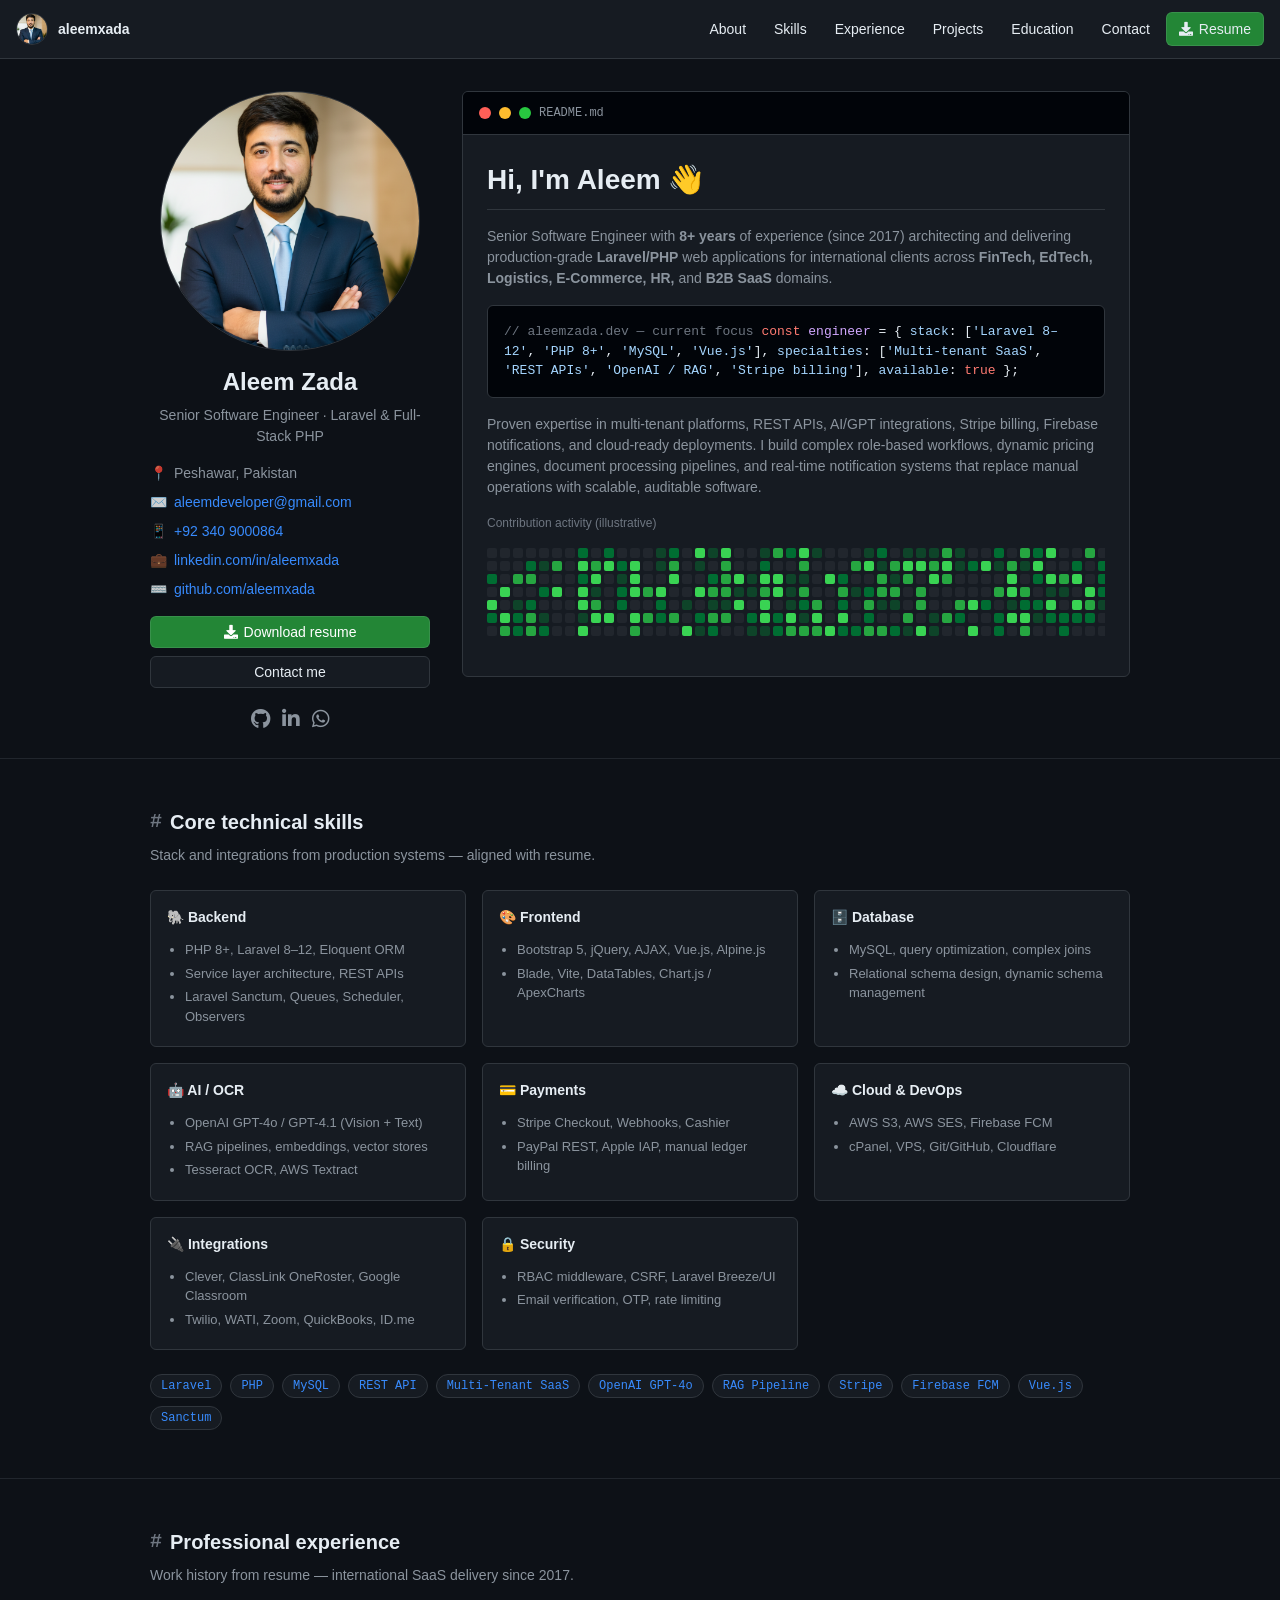
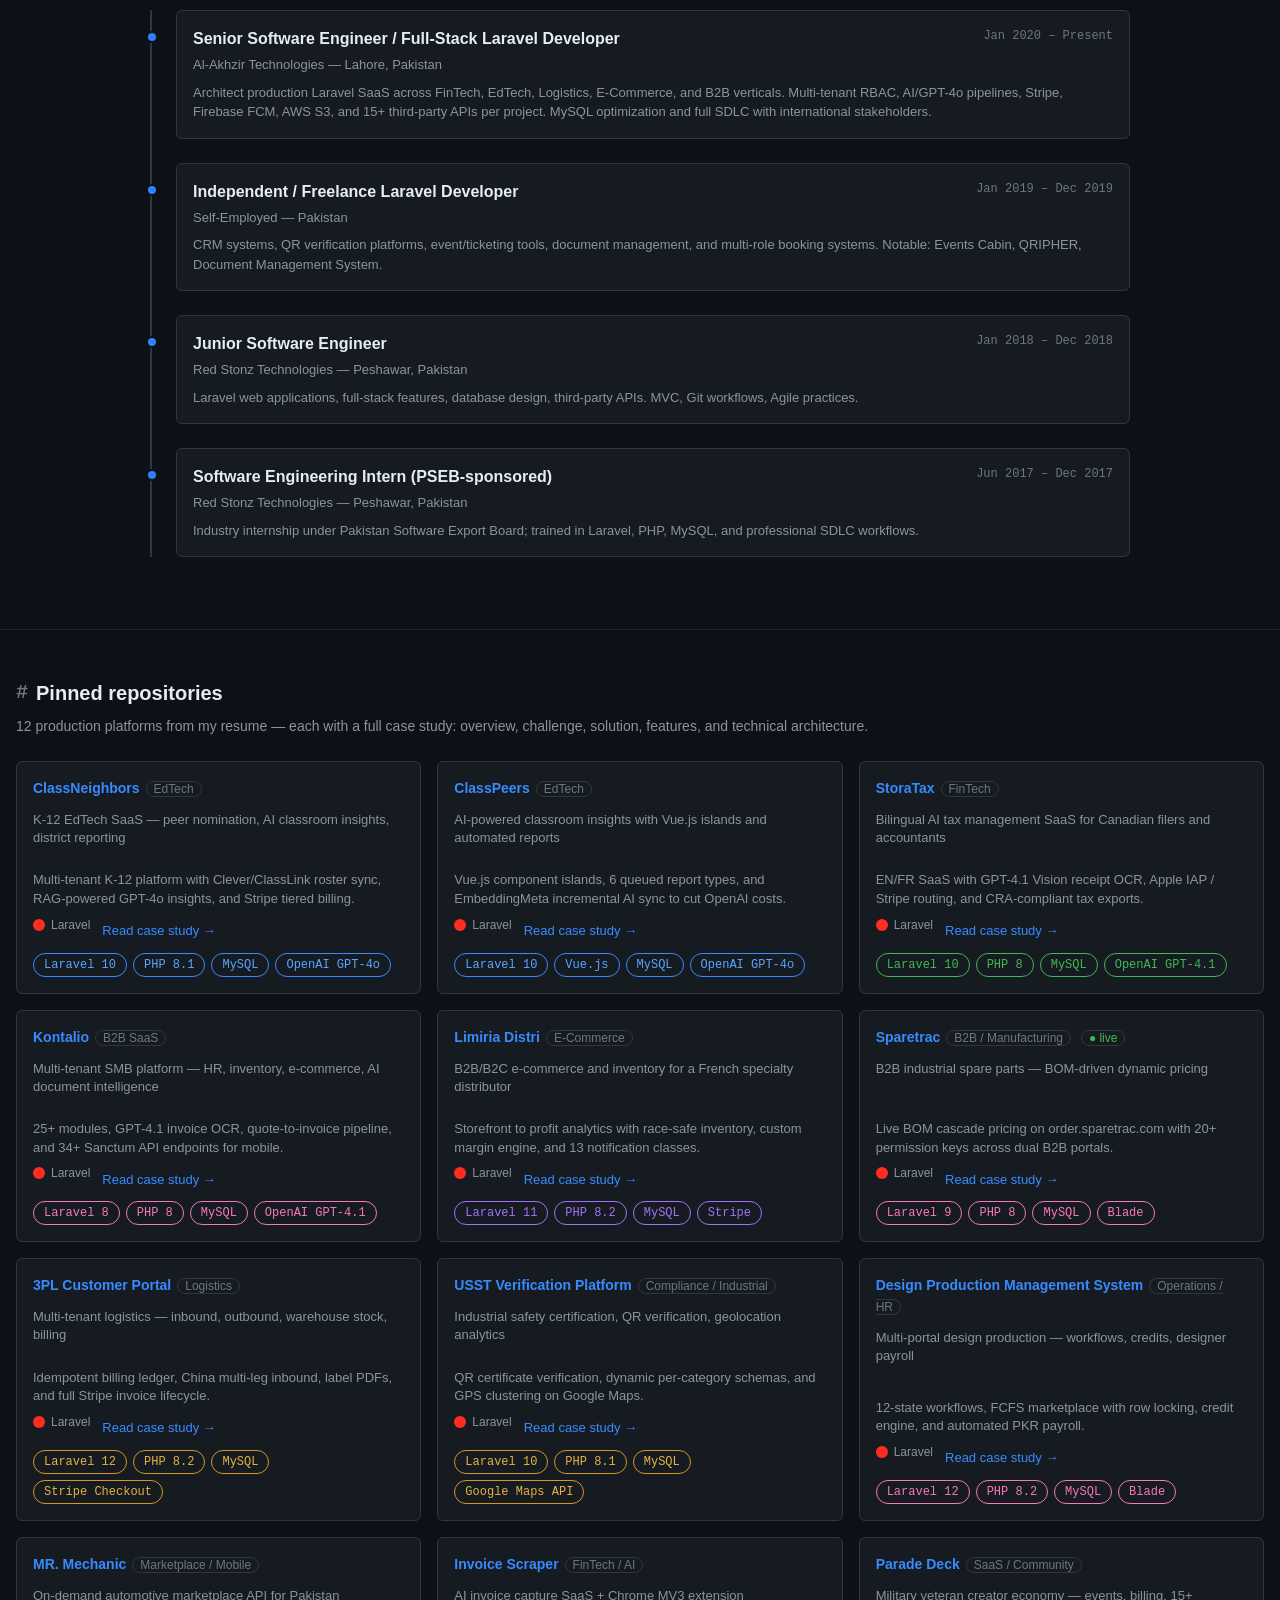
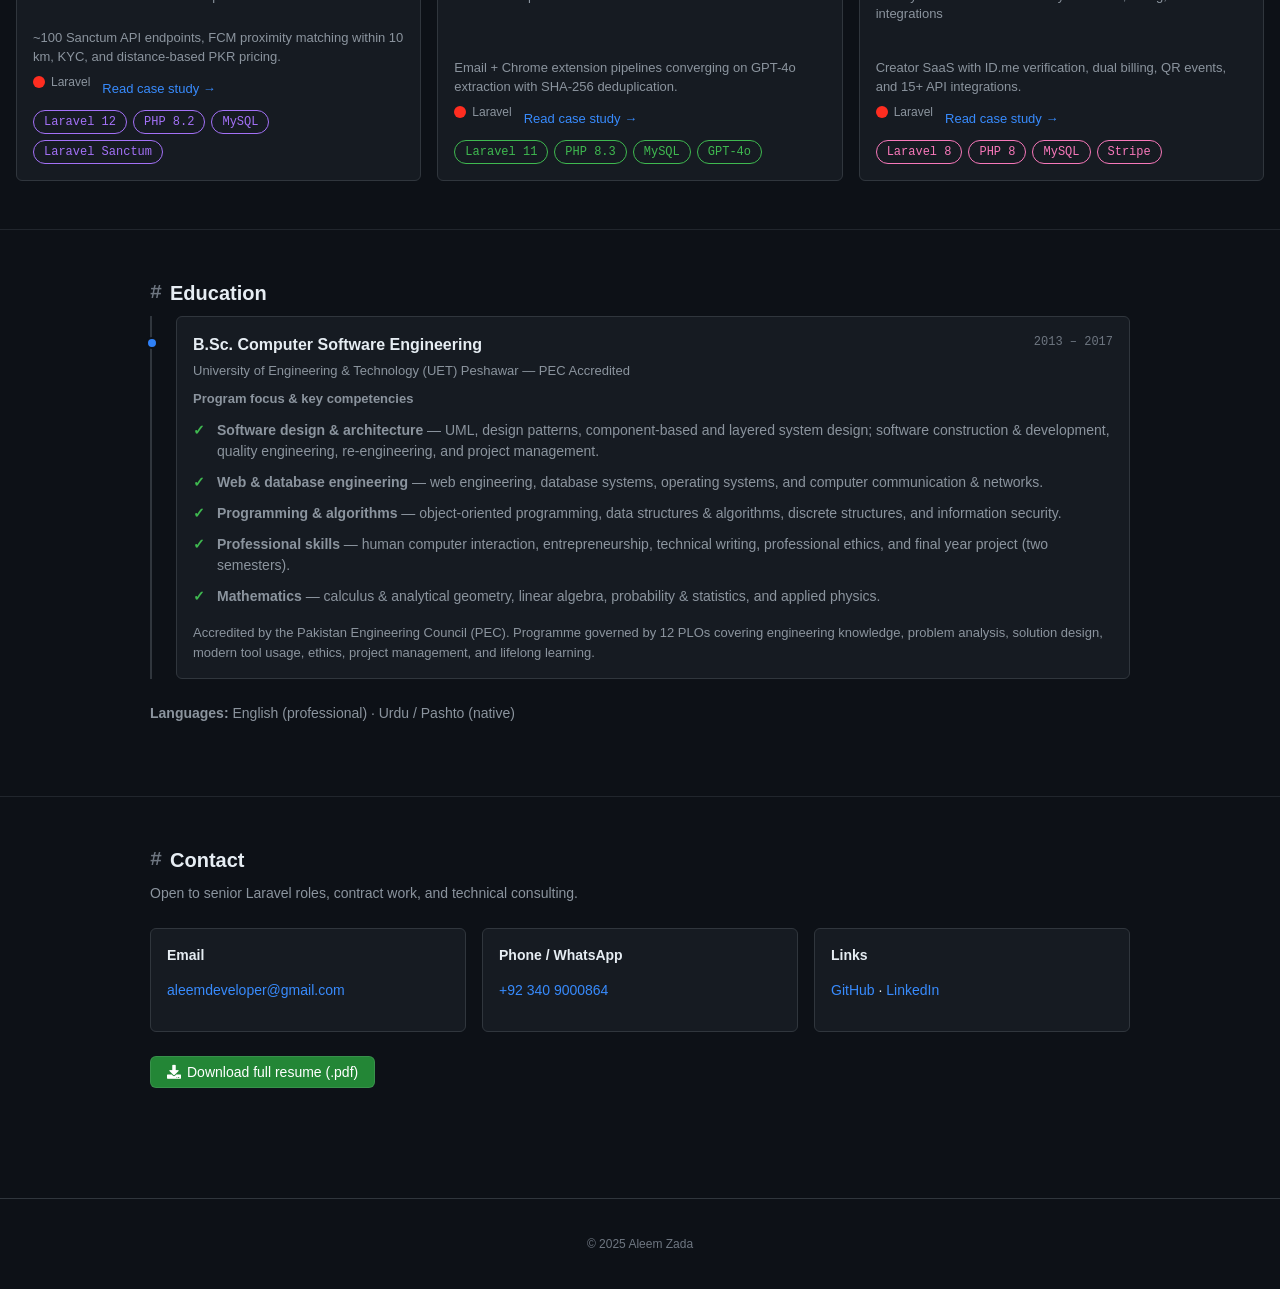
<file: index.html>
<!DOCTYPE html>
<html lang="en">
<head>
  <meta charset="utf-8">
  <meta name="viewport" content="width=device-width, initial-scale=1">
  <meta name="theme-color" content="#0d1117">
  <link rel="icon" href="img/favicon.ico" type="image/x-icon">
  <meta name="description" content="Aleem Zada — Senior Software Engineer specializing in Laravel, PHP, multi-tenant SaaS, AI integrations, and production APIs.">
  <title>Aleem Zada · Senior Software Engineer</title>
  <link rel="stylesheet" href="css/plugins/font-awesome.min.css">
  <link rel="stylesheet" href="css/developer-portfolio.css">
</head>
<body>
  <header class="site-header">
    <div class="container container-wide">
      <a href="index.html" class="logo">
        <img class="logo-img" src="img/aleem.png" alt="" width="32" height="32">
        <span>aleemxada</span>
      </a>
      <button class="nav-toggle" type="button" aria-label="Menu">☰</button>
      <nav class="nav-links">
        <a href="#about">About</a>
        <a href="#skills">Skills</a>
        <a href="#experience">Experience</a>
        <a href="#projects">Projects</a>
        <a href="#education">Education</a>
        <a href="#contact">Contact</a>
        <a href="files/Aleem_Zada_Resume.pdf" class="btn btn-primary" download>
          <i class="fas fa-download"></i> Resume
        </a>
      </nav>
    </div>
  </header>

  <main>
    <section class="profile-hero">
      <div class="container">
        <div class="profile-layout">
          <aside class="profile-sidebar">
            <img class="avatar-lg" src="img/aleem.png" alt="Aleem Zada" width="260" height="260">
            <h1 class="profile-name">Aleem Zada</h1>
            <p class="profile-bio">Senior Software Engineer · Laravel &amp; Full-Stack PHP</p>
            <ul class="profile-meta">
              <li><span class="icon">📍</span> Peshawar, Pakistan</li>
              <li><span class="icon">✉️</span> <a href="mailto:aleemdeveloper@gmail.com">aleemdeveloper@gmail.com</a></li>
              <li><span class="icon">📱</span> <a href="https://wa.me/923409000864" target="_blank" rel="noopener">+92 340 9000864</a></li>
              <li><span class="icon">💼</span> <a href="https://linkedin.com/in/aleemxada" target="_blank" rel="noopener">linkedin.com/in/aleemxada</a></li>
              <li><span class="icon">⌨️</span> <a href="https://github.com/aleemxada" target="_blank" rel="noopener">github.com/aleemxada</a></li>
            </ul>
            <div class="profile-actions">
              <a href="files/Aleem_Zada_Resume.pdf" class="btn btn-primary" download>
                <i class="fas fa-download"></i> Download resume
              </a>
              <a href="mailto:aleemdeveloper@gmail.com" class="btn">Contact me</a>
            </div>
            <div class="social-row">
              <a href="https://github.com/aleemxada" target="_blank" rel="noopener" aria-label="GitHub"><i class="fab fa-github"></i></a>
              <a href="https://linkedin.com/in/aleemxada" target="_blank" rel="noopener" aria-label="LinkedIn"><i class="fab fa-linkedin-in"></i></a>
              <a href="https://wa.me/923409000864" target="_blank" rel="noopener" aria-label="WhatsApp"><i class="fab fa-whatsapp"></i></a>
            </div>
          </aside>

          <div class="readme-box" id="about">
            <div class="readme-header">
              <span class="readme-dot red"></span>
              <span class="readme-dot yellow"></span>
              <span class="readme-dot green"></span>
              <span>README.md</span>
            </div>
            <div class="readme-body">
              <h1>Hi, I'm Aleem 👋</h1>
              <p>
                Senior Software Engineer with <strong>8+ years</strong> of experience (since 2017) architecting and delivering
                production-grade <strong>Laravel/PHP</strong> web applications for international clients across
                <strong>FinTech, EdTech, Logistics, E-Commerce, HR,</strong> and <strong>B2B SaaS</strong> domains.
              </p>
              <div class="code-block">
<span class="cm">// aleemzada.dev — current focus</span>
<span class="kw">const</span> <span class="fn">engineer</span> = {
  <span class="str">stack</span>: [<span class="str">'Laravel 8–12'</span>, <span class="str">'PHP 8+'</span>, <span class="str">'MySQL'</span>, <span class="str">'Vue.js'</span>],
  <span class="str">specialties</span>: [<span class="str">'Multi-tenant SaaS'</span>, <span class="str">'REST APIs'</span>, <span class="str">'OpenAI / RAG'</span>, <span class="str">'Stripe billing'</span>],
  <span class="str">available</span>: <span class="kw">true</span>
};
              </div>
              <p>
                Proven expertise in multi-tenant platforms, REST APIs, AI/GPT integrations, Stripe billing, Firebase
                notifications, and cloud-ready deployments. I build complex role-based workflows, dynamic pricing engines,
                document processing pipelines, and real-time notification systems that replace manual operations with
                scalable, auditable software.
              </p>
              <p style="font-size:12px;color:var(--gh-fg-subtle);margin-bottom:8px">Contribution activity (illustrative)</p>
              <div id="contrib-graph" class="contrib-graph" aria-hidden="true"></div>
            </div>
          </div>
        </div>
      </div>
    </section>

    <section class="section" id="skills">
      <div class="container">
        <h2 class="section-title">Core technical skills</h2>
        <p class="section-desc">Stack and integrations from production systems — aligned with resume.</p>
        <div class="skills-grid">
          <div class="skill-card">
            <h4>🐘 Backend</h4>
            <ul>
              <li>PHP 8+, Laravel 8–12, Eloquent ORM</li>
              <li>Service layer architecture, REST APIs</li>
              <li>Laravel Sanctum, Queues, Scheduler, Observers</li>
            </ul>
          </div>
          <div class="skill-card">
            <h4>🎨 Frontend</h4>
            <ul>
              <li>Bootstrap 5, jQuery, AJAX, Vue.js, Alpine.js</li>
              <li>Blade, Vite, DataTables, Chart.js / ApexCharts</li>
            </ul>
          </div>
          <div class="skill-card">
            <h4>🗄️ Database</h4>
            <ul>
              <li>MySQL, query optimization, complex joins</li>
              <li>Relational schema design, dynamic schema management</li>
            </ul>
          </div>
          <div class="skill-card">
            <h4>🤖 AI / OCR</h4>
            <ul>
              <li>OpenAI GPT-4o / GPT-4.1 (Vision + Text)</li>
              <li>RAG pipelines, embeddings, vector stores</li>
              <li>Tesseract OCR, AWS Textract</li>
            </ul>
          </div>
          <div class="skill-card">
            <h4>💳 Payments</h4>
            <ul>
              <li>Stripe Checkout, Webhooks, Cashier</li>
              <li>PayPal REST, Apple IAP, manual ledger billing</li>
            </ul>
          </div>
          <div class="skill-card">
            <h4>☁️ Cloud &amp; DevOps</h4>
            <ul>
              <li>AWS S3, AWS SES, Firebase FCM</li>
              <li>cPanel, VPS, Git/GitHub, Cloudflare</li>
            </ul>
          </div>
          <div class="skill-card">
            <h4>🔌 Integrations</h4>
            <ul>
              <li>Clever, ClassLink OneRoster, Google Classroom</li>
              <li>Twilio, WATI, Zoom, QuickBooks, ID.me</li>
            </ul>
          </div>
          <div class="skill-card">
            <h4>🔒 Security</h4>
            <ul>
              <li>RBAC middleware, CSRF, Laravel Breeze/UI</li>
              <li>Email verification, OTP, rate limiting</li>
            </ul>
          </div>
        </div>
        <ul class="tag-list" style="margin-top:24px">
          <li class="tag">Laravel</li><li class="tag">PHP</li><li class="tag">MySQL</li><li class="tag">REST API</li>
          <li class="tag">Multi-Tenant SaaS</li><li class="tag">OpenAI GPT-4o</li><li class="tag">RAG Pipeline</li>
          <li class="tag">Stripe</li><li class="tag">Firebase FCM</li><li class="tag">Vue.js</li><li class="tag">Sanctum</li>
        </ul>
      </div>
    </section>

    <section class="section" id="experience">
      <div class="container">
        <h2 class="section-title">Professional experience</h2>
        <p class="section-desc">Work history from resume — international SaaS delivery since 2017.</p>
        <div class="timeline">
          <article class="timeline-item">
            <span class="date">Jan 2020 – Present</span>
            <h4>Senior Software Engineer / Full-Stack Laravel Developer</h4>
            <div class="company">Al-Akhzir Technologies — Lahore, Pakistan</div>
            <p>Architect production Laravel SaaS across FinTech, EdTech, Logistics, E-Commerce, and B2B verticals. Multi-tenant RBAC, AI/GPT-4o pipelines, Stripe, Firebase FCM, AWS S3, and 15+ third-party APIs per project. MySQL optimization and full SDLC with international stakeholders.</p>
          </article>
          <article class="timeline-item">
            <span class="date">Jan 2019 – Dec 2019</span>
            <h4>Independent / Freelance Laravel Developer</h4>
            <div class="company">Self-Employed — Pakistan</div>
            <p>CRM systems, QR verification platforms, event/ticketing tools, document management, and multi-role booking systems. Notable: Events Cabin, QRIPHER, Document Management System.</p>
          </article>
          <article class="timeline-item">
            <span class="date">Jan 2018 – Dec 2018</span>
            <h4>Junior Software Engineer</h4>
            <div class="company">Red Stonz Technologies — Peshawar, Pakistan</div>
            <p>Laravel web applications, full-stack features, database design, third-party APIs. MVC, Git workflows, Agile practices.</p>
          </article>
          <article class="timeline-item">
            <span class="date">Jun 2017 – Dec 2017</span>
            <h4>Software Engineering Intern (PSEB-sponsored)</h4>
            <div class="company">Red Stonz Technologies — Peshawar, Pakistan</div>
            <p>Industry internship under Pakistan Software Export Board; trained in Laravel, PHP, MySQL, and professional SDLC workflows.</p>
          </article>
        </div>
      </div>
    </section>

    <section class="section" id="projects">
      <div class="container container-wide">
        <h2 class="section-title">Pinned repositories</h2>
        <p class="section-desc">12 production platforms from my resume — each with a full case study: overview, challenge, solution, features, and technical architecture.</p>
        <div id="project-grid" class="repo-grid"></div>
      </div>
    </section>

    <section class="section" id="education">
      <div class="container">
        <h2 class="section-title">Education</h2>
        <div class="timeline">
          <article class="timeline-item">
            <span class="date">2013 – 2017</span>
            <h4>B.Sc. Computer Software Engineering</h4>
            <div class="company">University of Engineering &amp; Technology (UET) Peshawar — PEC Accredited</div>
            <p style="margin-bottom:12px"><strong>Program focus &amp; key competencies</strong></p>
            <ul class="cs-check-list" style="margin-bottom:16px">
              <li><strong>Software design &amp; architecture</strong> — UML, design patterns, component-based and layered system design; software construction &amp; development, quality engineering, re-engineering, and project management.</li>
              <li><strong>Web &amp; database engineering</strong> — web engineering, database systems, operating systems, and computer communication &amp; networks.</li>
              <li><strong>Programming &amp; algorithms</strong> — object-oriented programming, data structures &amp; algorithms, discrete structures, and information security.</li>
              <li><strong>Professional skills</strong> — human computer interaction, entrepreneurship, technical writing, professional ethics, and final year project (two semesters).</li>
              <li><strong>Mathematics</strong> — calculus &amp; analytical geometry, linear algebra, probability &amp; statistics, and applied physics.</li>
            </ul>
            <p>Accredited by the Pakistan Engineering Council (PEC). Programme governed by 12 PLOs covering engineering knowledge, problem analysis, solution design, modern tool usage, ethics, project management, and lifelong learning.</p>
          </article>
        </div>
        <p class="section-desc" style="margin-top:24px"><strong>Languages:</strong> English (professional) · Urdu / Pashto (native)</p>
      </div>
    </section>

    <section class="section" id="contact">
      <div class="container">
        <h2 class="section-title">Contact</h2>
        <p class="section-desc">Open to senior Laravel roles, contract work, and technical consulting.</p>
        <div class="contact-grid">
          <div class="contact-card">
            <h4>Email</h4>
            <p><a href="mailto:aleemdeveloper@gmail.com">aleemdeveloper@gmail.com</a></p>
          </div>
          <div class="contact-card">
            <h4>Phone / WhatsApp</h4>
            <p><a href="https://wa.me/923409000864" target="_blank" rel="noopener">+92 340 9000864</a></p>
          </div>
          <div class="contact-card">
            <h4>Links</h4>
            <p>
              <a href="https://github.com/aleemxada" target="_blank" rel="noopener">GitHub</a> ·
              <a href="https://linkedin.com/in/aleemxada" target="_blank" rel="noopener">LinkedIn</a>
            </p>
          </div>
        </div>
        <p style="margin-top:24px">
          <a href="files/Aleem_Zada_Resume.pdf" class="btn btn-primary" download>
            <i class="fas fa-download"></i> Download full resume (.pdf)
          </a>
        </p>
      </div>
    </section>
  </main>

  <footer class="site-footer">
    <div class="container">
      <p>© 2025 Aleem Zada</p>
    </div>
  </footer>

  <script src="js/projects-data.js"></script>
  <script src="js/portfolio.js"></script>
</body>
</html>
</file>
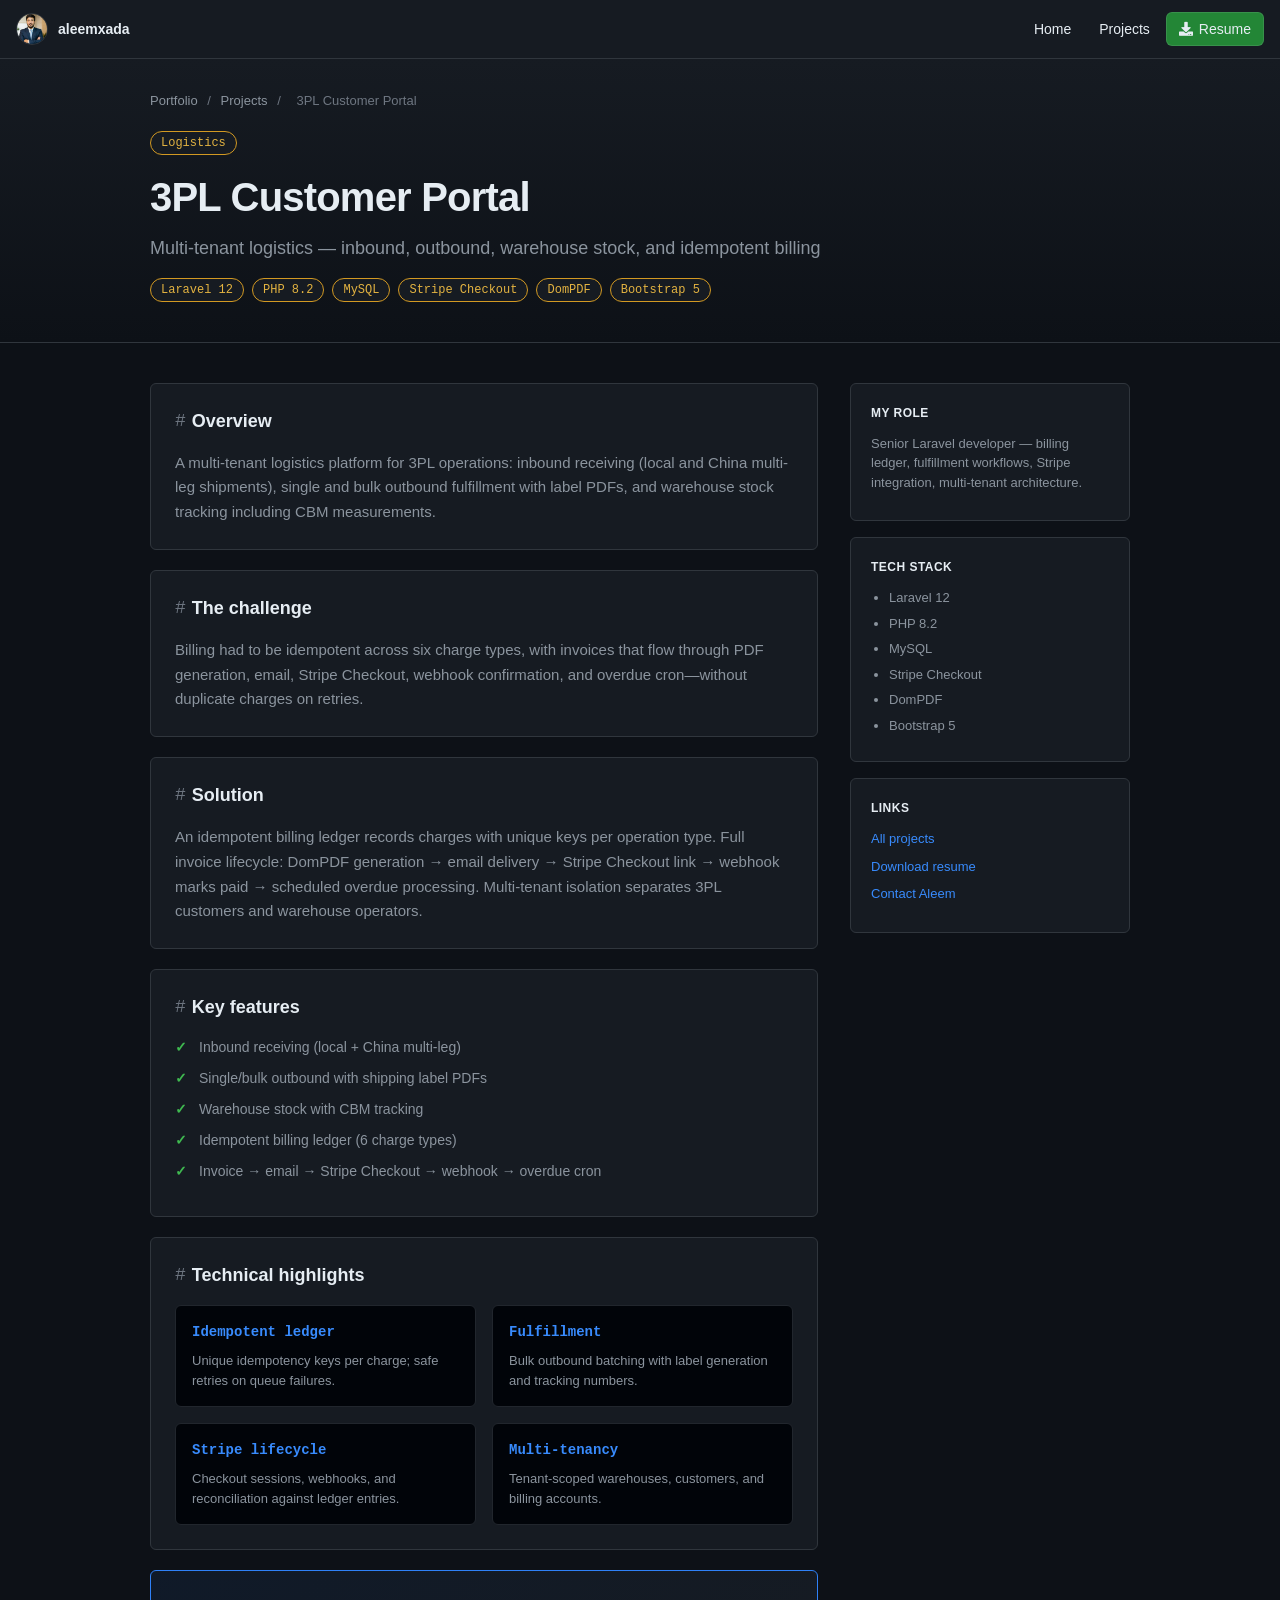
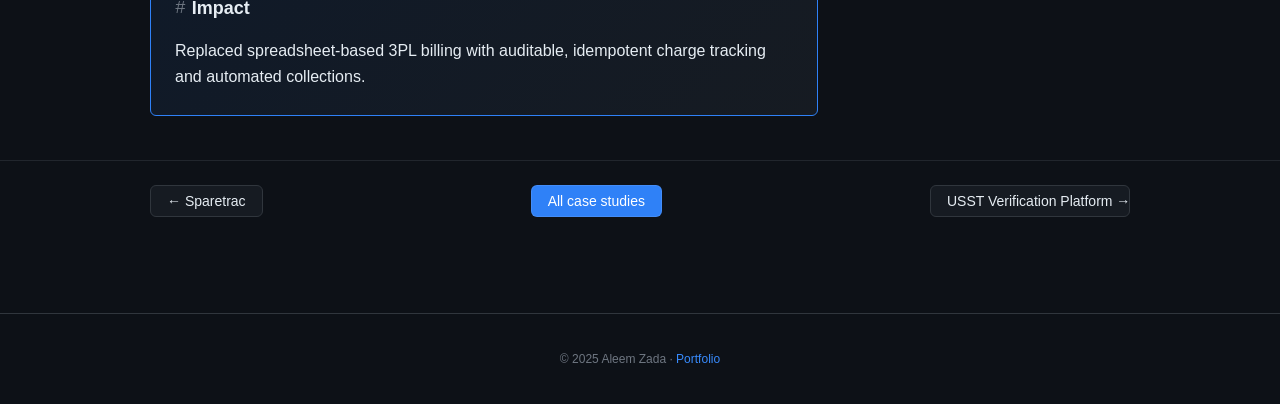
<file: projects/3pl-portal.html>
<!DOCTYPE html>
<html lang="en">
<head>
  <meta charset="utf-8">
  <meta name="viewport" content="width=device-width, initial-scale=1">
  <meta name="theme-color" content="#0d1117">
  <meta name="description" content="Multi-tenant logistics — inbound, outbound, warehouse stock, and idempotent billing — Case study by Aleem Zada.">
  <title>3PL Customer Portal — Case Study | Aleem Zada</title>
  <link rel="stylesheet" href="../css/plugins/font-awesome.min.css">
  <link rel="stylesheet" href="../css/developer-portfolio.css">
</head>
<body class="case-study-page">
  <header class="site-header">
    <div class="container container-wide">
      <a href="../index.html" class="logo"><img class="logo-img" src="../img/aleem.png" alt="" width="32" height="32"><span>aleemxada</span></a>
      <button class="nav-toggle" type="button" aria-label="Menu">☰</button>
      <nav class="nav-links">
        <a href="../index.html">Home</a>
        <a href="../index.html#projects">Projects</a>
        <a href="../files/Aleem_Zada_Resume.docx" class="btn btn-primary" download><i class="fas fa-download"></i> Resume</a>
      </nav>
    </div>
  </header>

  <main>
    <section class="cs-hero">
      <div class="container">
        <nav class="breadcrumb" aria-label="Breadcrumb">
          <a href="../index.html">Portfolio</a>
          <span>/</span>
          <a href="../index.html#projects">Projects</a>
          <span>/</span>
          <span>3PL Customer Portal</span>
        </nav>
        <span class="tag domain-logistics">Logistics</span>
        <h1>3PL Customer Portal</h1>
        <p class="cs-tagline">Multi-tenant logistics — inbound, outbound, warehouse stock, and idempotent billing</p>
        
        <div class="cs-stack"><span class="tag domain-logistics">Laravel 12</span><span class="tag domain-logistics">PHP 8.2</span><span class="tag domain-logistics">MySQL</span><span class="tag domain-logistics">Stripe Checkout</span><span class="tag domain-logistics">DomPDF</span><span class="tag domain-logistics">Bootstrap 5</span></div>
      </div>
    </section>

    <section class="cs-body">
      <div class="container cs-layout">
        <article class="cs-main">
          <div class="cs-box">
            <h2><span class="cs-hash">#</span> Overview</h2>
            <p>A multi-tenant logistics platform for 3PL operations: inbound receiving (local and China multi-leg shipments), single and bulk outbound fulfillment with label PDFs, and warehouse stock tracking including CBM measurements.</p>
          </div>

          <div class="cs-box">
            <h2><span class="cs-hash">#</span> The challenge</h2>
            <p>Billing had to be idempotent across six charge types, with invoices that flow through PDF generation, email, Stripe Checkout, webhook confirmation, and overdue cron—without duplicate charges on retries.</p>
          </div>

          <div class="cs-box">
            <h2><span class="cs-hash">#</span> Solution</h2>
            <p>An idempotent billing ledger records charges with unique keys per operation type. Full invoice lifecycle: DomPDF generation → email delivery → Stripe Checkout link → webhook marks paid → scheduled overdue processing. Multi-tenant isolation separates 3PL customers and warehouse operators.</p>
          </div>

          <div class="cs-box">
            <h2><span class="cs-hash">#</span> Key features</h2>
            <ul class="cs-check-list"><li>Inbound receiving (local + China multi-leg)</li><li>Single/bulk outbound with shipping label PDFs</li><li>Warehouse stock with CBM tracking</li><li>Idempotent billing ledger (6 charge types)</li><li>Invoice → email → Stripe Checkout → webhook → overdue cron</li></ul>
          </div>

          <div class="cs-box">
            <h2><span class="cs-hash">#</span> Technical highlights</h2>
            <div class="cs-tech-grid"><div class="cs-tech-item"><h4>Idempotent ledger</h4><p>Unique idempotency keys per charge; safe retries on queue failures.</p></div><div class="cs-tech-item"><h4>Fulfillment</h4><p>Bulk outbound batching with label generation and tracking numbers.</p></div><div class="cs-tech-item"><h4>Stripe lifecycle</h4><p>Checkout sessions, webhooks, and reconciliation against ledger entries.</p></div><div class="cs-tech-item"><h4>Multi-tenancy</h4><p>Tenant-scoped warehouses, customers, and billing accounts.</p></div></div>
          </div>

          <div class="cs-box cs-highlight-box">
            <h2><span class="cs-hash">#</span> Impact</h2>
            <p class="cs-impact">Replaced spreadsheet-based 3PL billing with auditable, idempotent charge tracking and automated collections.</p>
          </div>
        </article>

        <aside class="cs-sidebar">
          <div class="cs-sidebar-card">
            <h3>My role</h3>
            <p>Senior Laravel developer — billing ledger, fulfillment workflows, Stripe integration, multi-tenant architecture.</p>
          </div>
          <div class="cs-sidebar-card">
            <h3>Tech stack</h3>
            <ul class="cs-sidebar-stack"><li>Laravel 12</li><li>PHP 8.2</li><li>MySQL</li><li>Stripe Checkout</li><li>DomPDF</li><li>Bootstrap 5</li></ul>
          </div>
          <div class="cs-sidebar-card">
            <h3>Links</h3>
            <p><a href="../index.html#projects">All projects</a></p>
            <p><a href="../files/Aleem_Zada_Resume.docx" download>Download resume</a></p>
            <p><a href="mailto:aleemdeveloper@gmail.com">Contact Aleem</a></p>
          </div>
        </aside>
      </div>
    </section>

    <section class="cs-nav-section">
      <div class="container cs-nav-row">
        <a href="sparetrac.html" class="btn cs-nav-btn">← Sparetrac</a>
        <a href="../index.html#projects" class="btn btn-accent">All case studies</a>
        <a href="usst.html" class="btn cs-nav-btn">USST Verification Platform →</a>
      </div>
    </section>
  </main>

  <footer class="site-footer">
    <div class="container">
      <p>© 2025 Aleem Zada · <a href="../index.html">Portfolio</a></p>
    </div>
  </footer>
  <script src="../js/portfolio.js"></script>
</body>
</html>
</file>
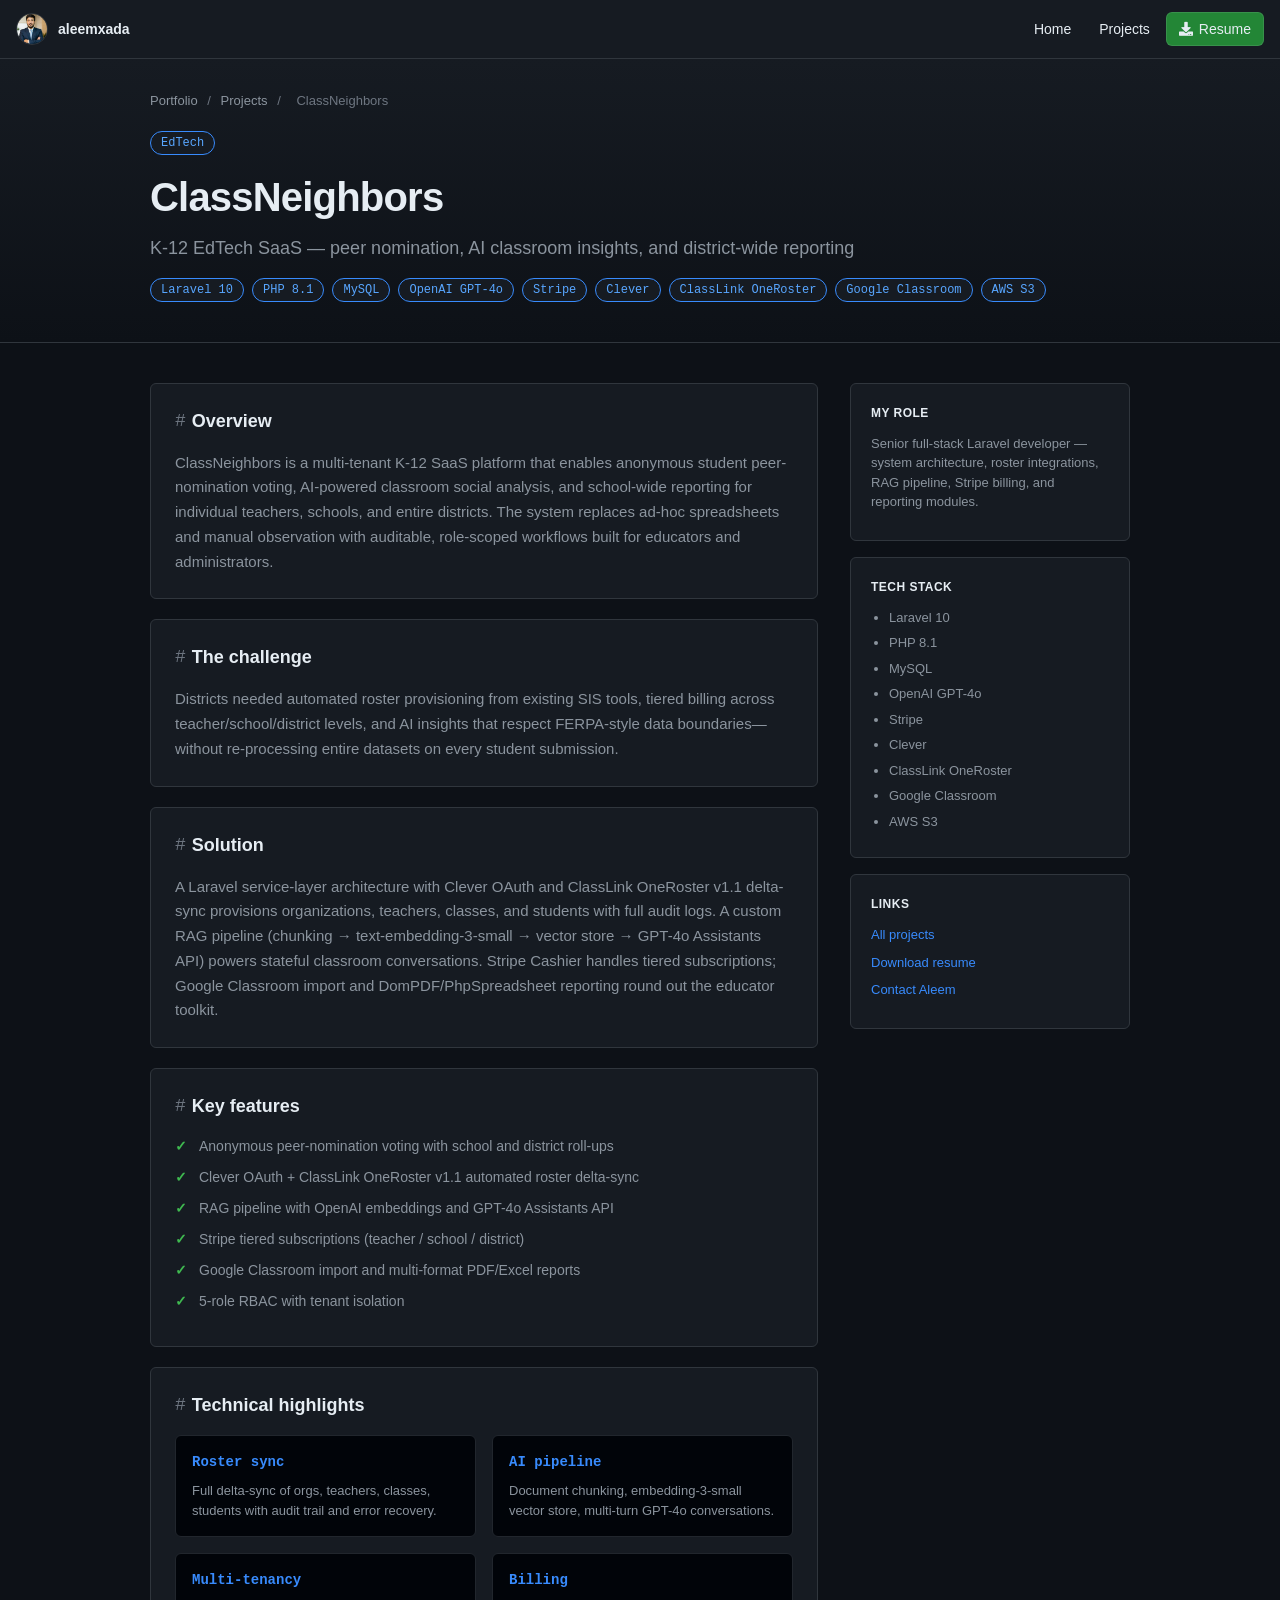
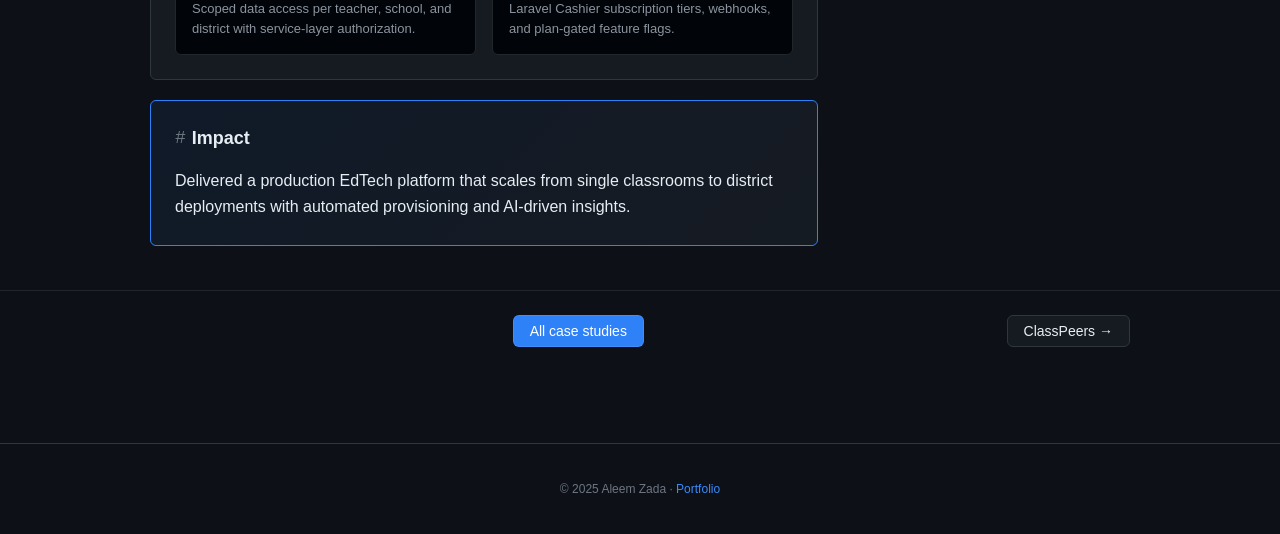
<file: projects/classneighbors.html>
<!DOCTYPE html>
<html lang="en">
<head>
  <meta charset="utf-8">
  <meta name="viewport" content="width=device-width, initial-scale=1">
  <meta name="theme-color" content="#0d1117">
  <meta name="description" content="K-12 EdTech SaaS — peer nomination, AI classroom insights, and district-wide reporting — Case study by Aleem Zada.">
  <title>ClassNeighbors — Case Study | Aleem Zada</title>
  <link rel="stylesheet" href="../css/plugins/font-awesome.min.css">
  <link rel="stylesheet" href="../css/developer-portfolio.css">
</head>
<body class="case-study-page">
  <header class="site-header">
    <div class="container container-wide">
      <a href="../index.html" class="logo"><img class="logo-img" src="../img/aleem.png" alt="" width="32" height="32"><span>aleemxada</span></a>
      <button class="nav-toggle" type="button" aria-label="Menu">☰</button>
      <nav class="nav-links">
        <a href="../index.html">Home</a>
        <a href="../index.html#projects">Projects</a>
        <a href="../files/Aleem_Zada_Resume.docx" class="btn btn-primary" download><i class="fas fa-download"></i> Resume</a>
      </nav>
    </div>
  </header>

  <main>
    <section class="cs-hero">
      <div class="container">
        <nav class="breadcrumb" aria-label="Breadcrumb">
          <a href="../index.html">Portfolio</a>
          <span>/</span>
          <a href="../index.html#projects">Projects</a>
          <span>/</span>
          <span>ClassNeighbors</span>
        </nav>
        <span class="tag domain-edtech">EdTech</span>
        <h1>ClassNeighbors</h1>
        <p class="cs-tagline">K-12 EdTech SaaS — peer nomination, AI classroom insights, and district-wide reporting</p>
        
        <div class="cs-stack"><span class="tag domain-edtech">Laravel 10</span><span class="tag domain-edtech">PHP 8.1</span><span class="tag domain-edtech">MySQL</span><span class="tag domain-edtech">OpenAI GPT-4o</span><span class="tag domain-edtech">Stripe</span><span class="tag domain-edtech">Clever</span><span class="tag domain-edtech">ClassLink OneRoster</span><span class="tag domain-edtech">Google Classroom</span><span class="tag domain-edtech">AWS S3</span></div>
      </div>
    </section>

    <section class="cs-body">
      <div class="container cs-layout">
        <article class="cs-main">
          <div class="cs-box">
            <h2><span class="cs-hash">#</span> Overview</h2>
            <p>ClassNeighbors is a multi-tenant K-12 SaaS platform that enables anonymous student peer-nomination voting, AI-powered classroom social analysis, and school-wide reporting for individual teachers, schools, and entire districts. The system replaces ad-hoc spreadsheets and manual observation with auditable, role-scoped workflows built for educators and administrators.</p>
          </div>

          <div class="cs-box">
            <h2><span class="cs-hash">#</span> The challenge</h2>
            <p>Districts needed automated roster provisioning from existing SIS tools, tiered billing across teacher/school/district levels, and AI insights that respect FERPA-style data boundaries—without re-processing entire datasets on every student submission.</p>
          </div>

          <div class="cs-box">
            <h2><span class="cs-hash">#</span> Solution</h2>
            <p>A Laravel service-layer architecture with Clever OAuth and ClassLink OneRoster v1.1 delta-sync provisions organizations, teachers, classes, and students with full audit logs. A custom RAG pipeline (chunking → text-embedding-3-small → vector store → GPT-4o Assistants API) powers stateful classroom conversations. Stripe Cashier handles tiered subscriptions; Google Classroom import and DomPDF/PhpSpreadsheet reporting round out the educator toolkit.</p>
          </div>

          <div class="cs-box">
            <h2><span class="cs-hash">#</span> Key features</h2>
            <ul class="cs-check-list"><li>Anonymous peer-nomination voting with school and district roll-ups</li><li>Clever OAuth + ClassLink OneRoster v1.1 automated roster delta-sync</li><li>RAG pipeline with OpenAI embeddings and GPT-4o Assistants API</li><li>Stripe tiered subscriptions (teacher / school / district)</li><li>Google Classroom import and multi-format PDF/Excel reports</li><li>5-role RBAC with tenant isolation</li></ul>
          </div>

          <div class="cs-box">
            <h2><span class="cs-hash">#</span> Technical highlights</h2>
            <div class="cs-tech-grid"><div class="cs-tech-item"><h4>Roster sync</h4><p>Full delta-sync of orgs, teachers, classes, students with audit trail and error recovery.</p></div><div class="cs-tech-item"><h4>AI pipeline</h4><p>Document chunking, embedding-3-small vector store, multi-turn GPT-4o conversations.</p></div><div class="cs-tech-item"><h4>Multi-tenancy</h4><p>Scoped data access per teacher, school, and district with service-layer authorization.</p></div><div class="cs-tech-item"><h4>Billing</h4><p>Laravel Cashier subscription tiers, webhooks, and plan-gated feature flags.</p></div></div>
          </div>

          <div class="cs-box cs-highlight-box">
            <h2><span class="cs-hash">#</span> Impact</h2>
            <p class="cs-impact">Delivered a production EdTech platform that scales from single classrooms to district deployments with automated provisioning and AI-driven insights.</p>
          </div>
        </article>

        <aside class="cs-sidebar">
          <div class="cs-sidebar-card">
            <h3>My role</h3>
            <p>Senior full-stack Laravel developer — system architecture, roster integrations, RAG pipeline, Stripe billing, and reporting modules.</p>
          </div>
          <div class="cs-sidebar-card">
            <h3>Tech stack</h3>
            <ul class="cs-sidebar-stack"><li>Laravel 10</li><li>PHP 8.1</li><li>MySQL</li><li>OpenAI GPT-4o</li><li>Stripe</li><li>Clever</li><li>ClassLink OneRoster</li><li>Google Classroom</li><li>AWS S3</li></ul>
          </div>
          <div class="cs-sidebar-card">
            <h3>Links</h3>
            <p><a href="../index.html#projects">All projects</a></p>
            <p><a href="../files/Aleem_Zada_Resume.docx" download>Download resume</a></p>
            <p><a href="mailto:aleemdeveloper@gmail.com">Contact Aleem</a></p>
          </div>
        </aside>
      </div>
    </section>

    <section class="cs-nav-section">
      <div class="container cs-nav-row">
        <span></span>
        <a href="../index.html#projects" class="btn btn-accent">All case studies</a>
        <a href="classpeers.html" class="btn cs-nav-btn">ClassPeers →</a>
      </div>
    </section>
  </main>

  <footer class="site-footer">
    <div class="container">
      <p>© 2025 Aleem Zada · <a href="../index.html">Portfolio</a></p>
    </div>
  </footer>
  <script src="../js/portfolio.js"></script>
</body>
</html>
</file>
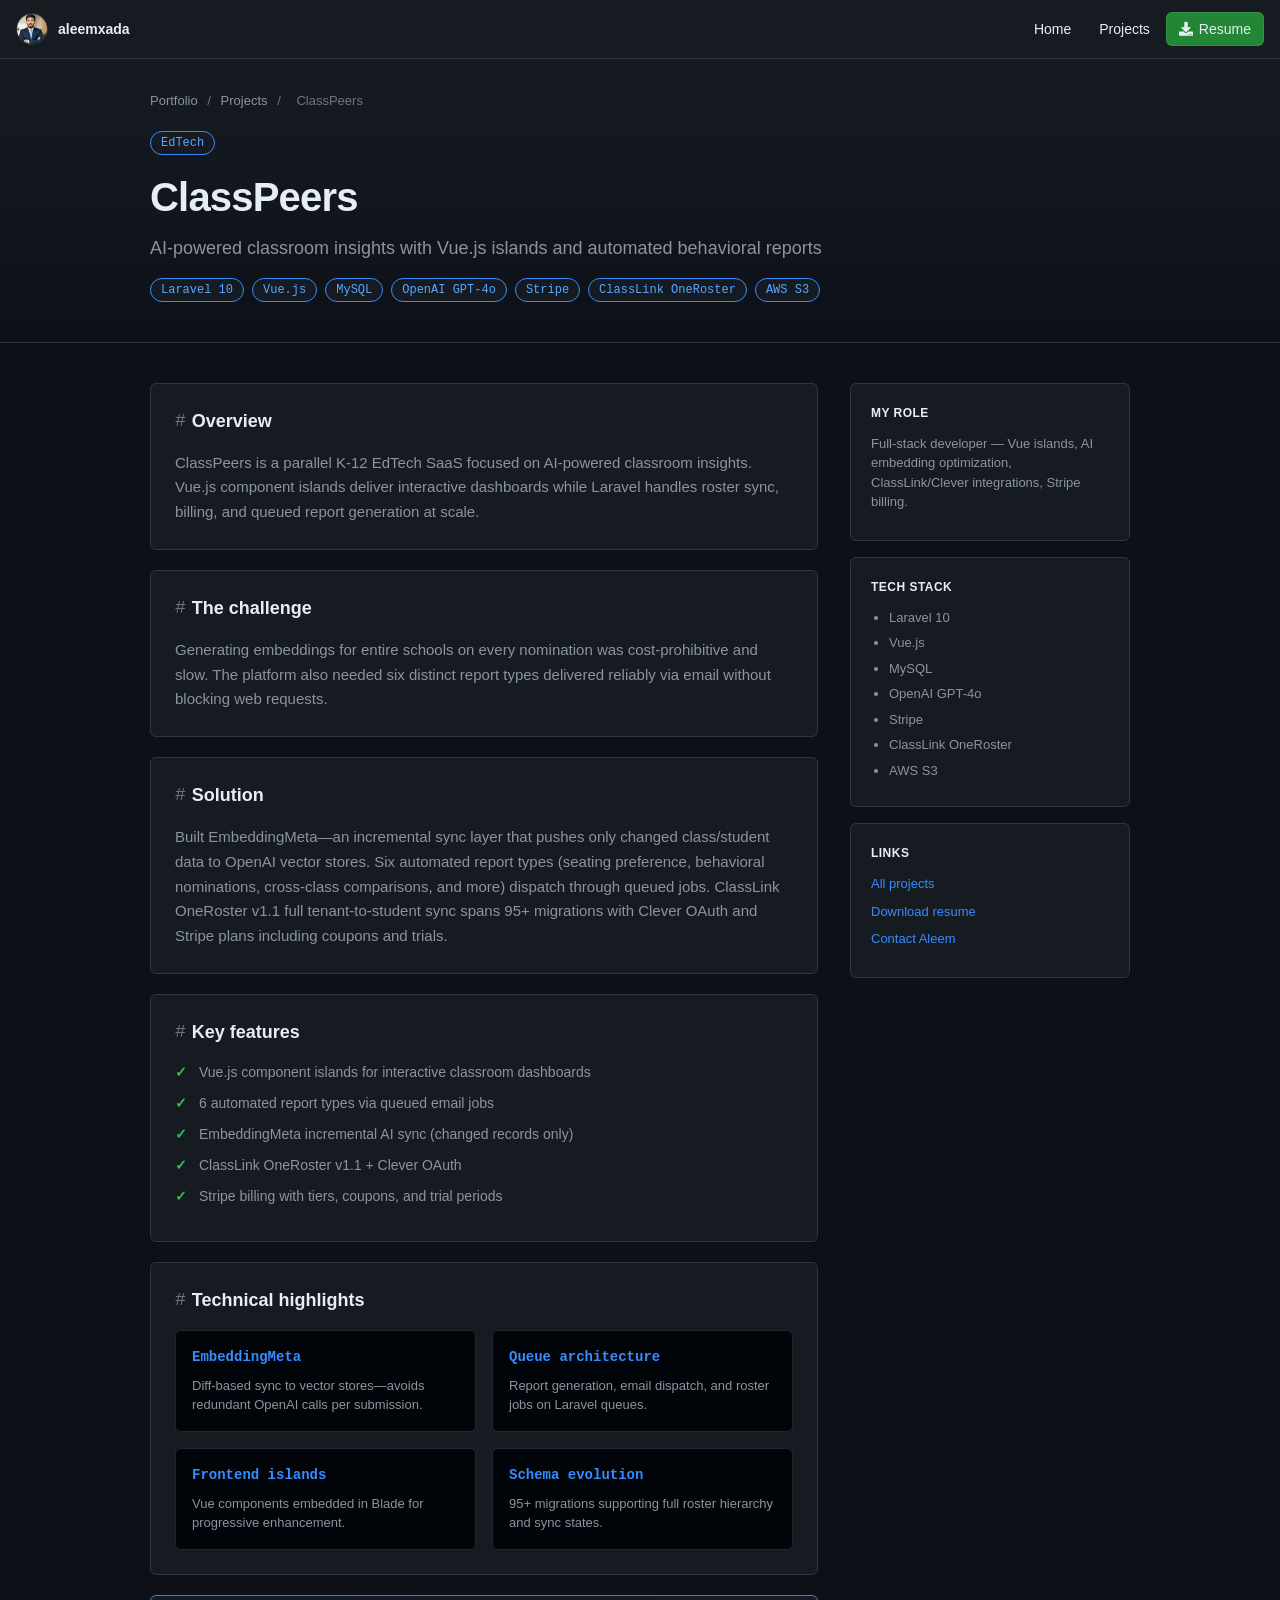
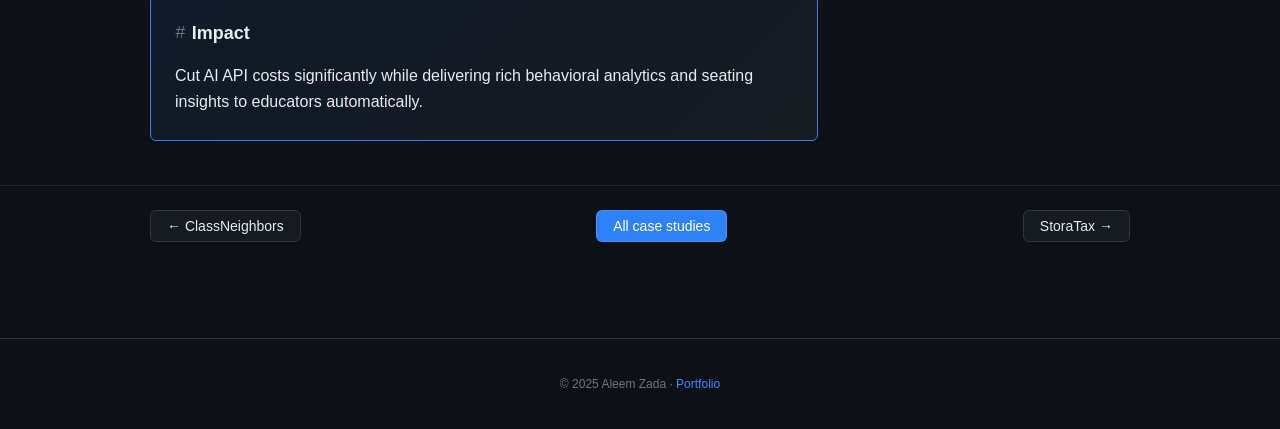
<file: projects/classpeers.html>
<!DOCTYPE html>
<html lang="en">
<head>
  <meta charset="utf-8">
  <meta name="viewport" content="width=device-width, initial-scale=1">
  <meta name="theme-color" content="#0d1117">
  <meta name="description" content="AI-powered classroom insights with Vue.js islands and automated behavioral reports — Case study by Aleem Zada.">
  <title>ClassPeers — Case Study | Aleem Zada</title>
  <link rel="stylesheet" href="../css/plugins/font-awesome.min.css">
  <link rel="stylesheet" href="../css/developer-portfolio.css">
</head>
<body class="case-study-page">
  <header class="site-header">
    <div class="container container-wide">
      <a href="../index.html" class="logo"><img class="logo-img" src="../img/aleem.png" alt="" width="32" height="32"><span>aleemxada</span></a>
      <button class="nav-toggle" type="button" aria-label="Menu">☰</button>
      <nav class="nav-links">
        <a href="../index.html">Home</a>
        <a href="../index.html#projects">Projects</a>
        <a href="../files/Aleem_Zada_Resume.docx" class="btn btn-primary" download><i class="fas fa-download"></i> Resume</a>
      </nav>
    </div>
  </header>

  <main>
    <section class="cs-hero">
      <div class="container">
        <nav class="breadcrumb" aria-label="Breadcrumb">
          <a href="../index.html">Portfolio</a>
          <span>/</span>
          <a href="../index.html#projects">Projects</a>
          <span>/</span>
          <span>ClassPeers</span>
        </nav>
        <span class="tag domain-edtech">EdTech</span>
        <h1>ClassPeers</h1>
        <p class="cs-tagline">AI-powered classroom insights with Vue.js islands and automated behavioral reports</p>
        
        <div class="cs-stack"><span class="tag domain-edtech">Laravel 10</span><span class="tag domain-edtech">Vue.js</span><span class="tag domain-edtech">MySQL</span><span class="tag domain-edtech">OpenAI GPT-4o</span><span class="tag domain-edtech">Stripe</span><span class="tag domain-edtech">ClassLink OneRoster</span><span class="tag domain-edtech">AWS S3</span></div>
      </div>
    </section>

    <section class="cs-body">
      <div class="container cs-layout">
        <article class="cs-main">
          <div class="cs-box">
            <h2><span class="cs-hash">#</span> Overview</h2>
            <p>ClassPeers is a parallel K-12 EdTech SaaS focused on AI-powered classroom insights. Vue.js component islands deliver interactive dashboards while Laravel handles roster sync, billing, and queued report generation at scale.</p>
          </div>

          <div class="cs-box">
            <h2><span class="cs-hash">#</span> The challenge</h2>
            <p>Generating embeddings for entire schools on every nomination was cost-prohibitive and slow. The platform also needed six distinct report types delivered reliably via email without blocking web requests.</p>
          </div>

          <div class="cs-box">
            <h2><span class="cs-hash">#</span> Solution</h2>
            <p>Built EmbeddingMeta—an incremental sync layer that pushes only changed class/student data to OpenAI vector stores. Six automated report types (seating preference, behavioral nominations, cross-class comparisons, and more) dispatch through queued jobs. ClassLink OneRoster v1.1 full tenant-to-student sync spans 95+ migrations with Clever OAuth and Stripe plans including coupons and trials.</p>
          </div>

          <div class="cs-box">
            <h2><span class="cs-hash">#</span> Key features</h2>
            <ul class="cs-check-list"><li>Vue.js component islands for interactive classroom dashboards</li><li>6 automated report types via queued email jobs</li><li>EmbeddingMeta incremental AI sync (changed records only)</li><li>ClassLink OneRoster v1.1 + Clever OAuth</li><li>Stripe billing with tiers, coupons, and trial periods</li></ul>
          </div>

          <div class="cs-box">
            <h2><span class="cs-hash">#</span> Technical highlights</h2>
            <div class="cs-tech-grid"><div class="cs-tech-item"><h4>EmbeddingMeta</h4><p>Diff-based sync to vector stores—avoids redundant OpenAI calls per submission.</p></div><div class="cs-tech-item"><h4>Queue architecture</h4><p>Report generation, email dispatch, and roster jobs on Laravel queues.</p></div><div class="cs-tech-item"><h4>Frontend islands</h4><p>Vue components embedded in Blade for progressive enhancement.</p></div><div class="cs-tech-item"><h4>Schema evolution</h4><p>95+ migrations supporting full roster hierarchy and sync states.</p></div></div>
          </div>

          <div class="cs-box cs-highlight-box">
            <h2><span class="cs-hash">#</span> Impact</h2>
            <p class="cs-impact">Cut AI API costs significantly while delivering rich behavioral analytics and seating insights to educators automatically.</p>
          </div>
        </article>

        <aside class="cs-sidebar">
          <div class="cs-sidebar-card">
            <h3>My role</h3>
            <p>Full-stack developer — Vue islands, AI embedding optimization, ClassLink/Clever integrations, Stripe billing.</p>
          </div>
          <div class="cs-sidebar-card">
            <h3>Tech stack</h3>
            <ul class="cs-sidebar-stack"><li>Laravel 10</li><li>Vue.js</li><li>MySQL</li><li>OpenAI GPT-4o</li><li>Stripe</li><li>ClassLink OneRoster</li><li>AWS S3</li></ul>
          </div>
          <div class="cs-sidebar-card">
            <h3>Links</h3>
            <p><a href="../index.html#projects">All projects</a></p>
            <p><a href="../files/Aleem_Zada_Resume.docx" download>Download resume</a></p>
            <p><a href="mailto:aleemdeveloper@gmail.com">Contact Aleem</a></p>
          </div>
        </aside>
      </div>
    </section>

    <section class="cs-nav-section">
      <div class="container cs-nav-row">
        <a href="classneighbors.html" class="btn cs-nav-btn">← ClassNeighbors</a>
        <a href="../index.html#projects" class="btn btn-accent">All case studies</a>
        <a href="storatax.html" class="btn cs-nav-btn">StoraTax →</a>
      </div>
    </section>
  </main>

  <footer class="site-footer">
    <div class="container">
      <p>© 2025 Aleem Zada · <a href="../index.html">Portfolio</a></p>
    </div>
  </footer>
  <script src="../js/portfolio.js"></script>
</body>
</html>
</file>
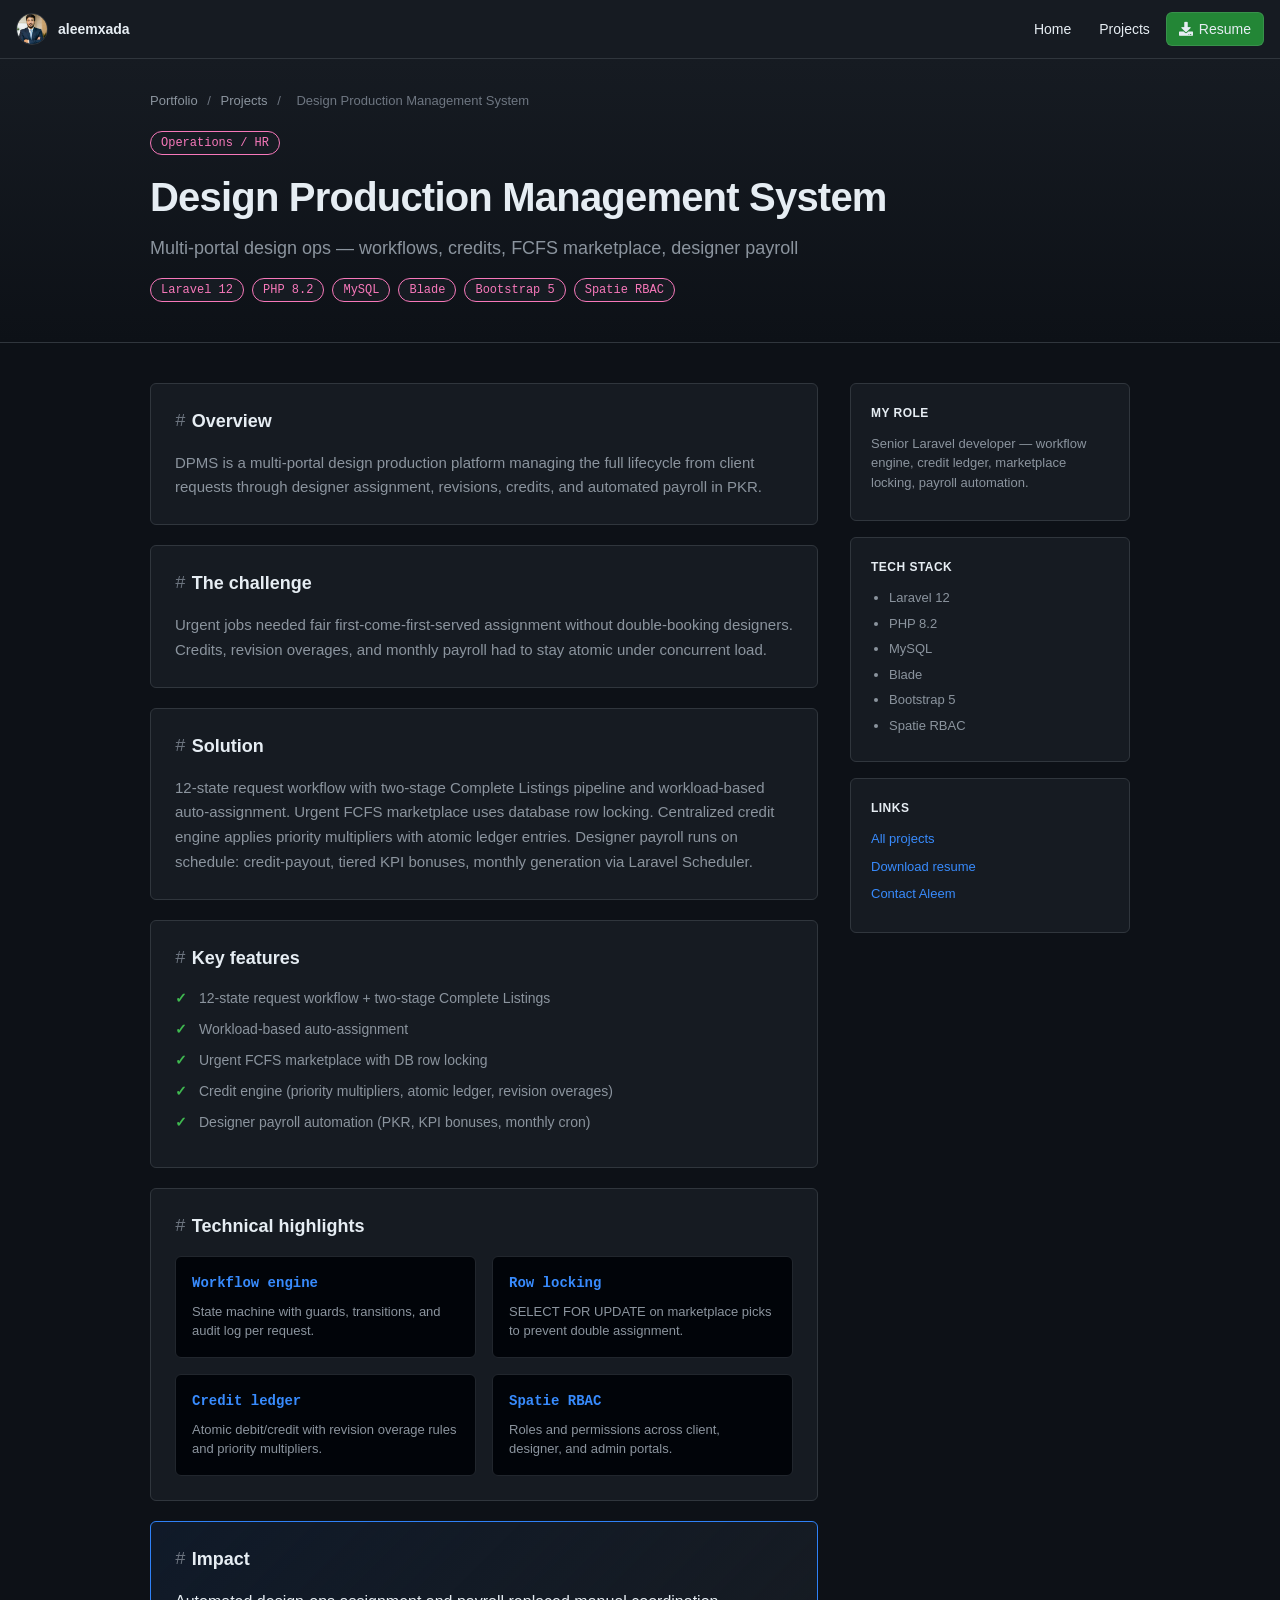
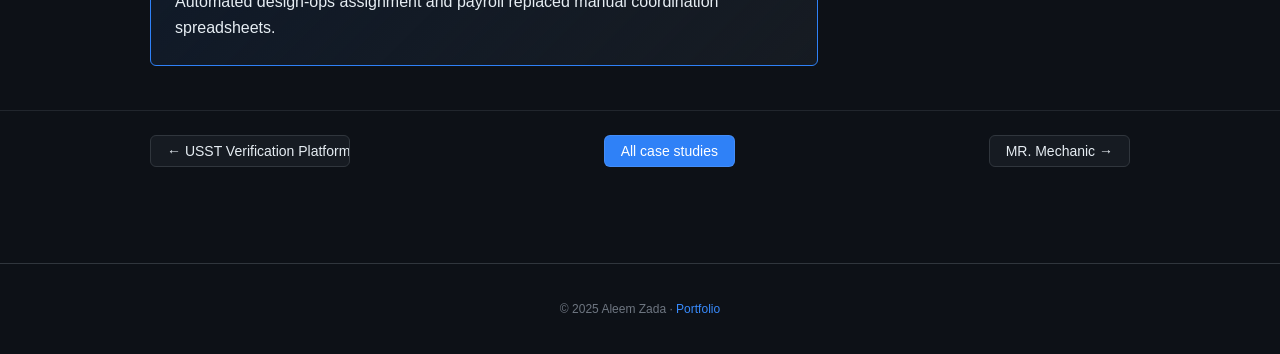
<file: projects/dpms.html>
<!DOCTYPE html>
<html lang="en">
<head>
  <meta charset="utf-8">
  <meta name="viewport" content="width=device-width, initial-scale=1">
  <meta name="theme-color" content="#0d1117">
  <meta name="description" content="Multi-portal design ops — workflows, credits, FCFS marketplace, designer payroll — Case study by Aleem Zada.">
  <title>Design Production Management System — Case Study | Aleem Zada</title>
  <link rel="stylesheet" href="../css/plugins/font-awesome.min.css">
  <link rel="stylesheet" href="../css/developer-portfolio.css">
</head>
<body class="case-study-page">
  <header class="site-header">
    <div class="container container-wide">
      <a href="../index.html" class="logo"><img class="logo-img" src="../img/aleem.png" alt="" width="32" height="32"><span>aleemxada</span></a>
      <button class="nav-toggle" type="button" aria-label="Menu">☰</button>
      <nav class="nav-links">
        <a href="../index.html">Home</a>
        <a href="../index.html#projects">Projects</a>
        <a href="../files/Aleem_Zada_Resume.docx" class="btn btn-primary" download><i class="fas fa-download"></i> Resume</a>
      </nav>
    </div>
  </header>

  <main>
    <section class="cs-hero">
      <div class="container">
        <nav class="breadcrumb" aria-label="Breadcrumb">
          <a href="../index.html">Portfolio</a>
          <span>/</span>
          <a href="../index.html#projects">Projects</a>
          <span>/</span>
          <span>Design Production Management System</span>
        </nav>
        <span class="tag domain-b2b">Operations / HR</span>
        <h1>Design Production Management System</h1>
        <p class="cs-tagline">Multi-portal design ops — workflows, credits, FCFS marketplace, designer payroll</p>
        
        <div class="cs-stack"><span class="tag domain-b2b">Laravel 12</span><span class="tag domain-b2b">PHP 8.2</span><span class="tag domain-b2b">MySQL</span><span class="tag domain-b2b">Blade</span><span class="tag domain-b2b">Bootstrap 5</span><span class="tag domain-b2b">Spatie RBAC</span></div>
      </div>
    </section>

    <section class="cs-body">
      <div class="container cs-layout">
        <article class="cs-main">
          <div class="cs-box">
            <h2><span class="cs-hash">#</span> Overview</h2>
            <p>DPMS is a multi-portal design production platform managing the full lifecycle from client requests through designer assignment, revisions, credits, and automated payroll in PKR.</p>
          </div>

          <div class="cs-box">
            <h2><span class="cs-hash">#</span> The challenge</h2>
            <p>Urgent jobs needed fair first-come-first-served assignment without double-booking designers. Credits, revision overages, and monthly payroll had to stay atomic under concurrent load.</p>
          </div>

          <div class="cs-box">
            <h2><span class="cs-hash">#</span> Solution</h2>
            <p>12-state request workflow with two-stage Complete Listings pipeline and workload-based auto-assignment. Urgent FCFS marketplace uses database row locking. Centralized credit engine applies priority multipliers with atomic ledger entries. Designer payroll runs on schedule: credit-payout, tiered KPI bonuses, monthly generation via Laravel Scheduler.</p>
          </div>

          <div class="cs-box">
            <h2><span class="cs-hash">#</span> Key features</h2>
            <ul class="cs-check-list"><li>12-state request workflow + two-stage Complete Listings</li><li>Workload-based auto-assignment</li><li>Urgent FCFS marketplace with DB row locking</li><li>Credit engine (priority multipliers, atomic ledger, revision overages)</li><li>Designer payroll automation (PKR, KPI bonuses, monthly cron)</li></ul>
          </div>

          <div class="cs-box">
            <h2><span class="cs-hash">#</span> Technical highlights</h2>
            <div class="cs-tech-grid"><div class="cs-tech-item"><h4>Workflow engine</h4><p>State machine with guards, transitions, and audit log per request.</p></div><div class="cs-tech-item"><h4>Row locking</h4><p>SELECT FOR UPDATE on marketplace picks to prevent double assignment.</p></div><div class="cs-tech-item"><h4>Credit ledger</h4><p>Atomic debit/credit with revision overage rules and priority multipliers.</p></div><div class="cs-tech-item"><h4>Spatie RBAC</h4><p>Roles and permissions across client, designer, and admin portals.</p></div></div>
          </div>

          <div class="cs-box cs-highlight-box">
            <h2><span class="cs-hash">#</span> Impact</h2>
            <p class="cs-impact">Automated design-ops assignment and payroll replaced manual coordination spreadsheets.</p>
          </div>
        </article>

        <aside class="cs-sidebar">
          <div class="cs-sidebar-card">
            <h3>My role</h3>
            <p>Senior Laravel developer — workflow engine, credit ledger, marketplace locking, payroll automation.</p>
          </div>
          <div class="cs-sidebar-card">
            <h3>Tech stack</h3>
            <ul class="cs-sidebar-stack"><li>Laravel 12</li><li>PHP 8.2</li><li>MySQL</li><li>Blade</li><li>Bootstrap 5</li><li>Spatie RBAC</li></ul>
          </div>
          <div class="cs-sidebar-card">
            <h3>Links</h3>
            <p><a href="../index.html#projects">All projects</a></p>
            <p><a href="../files/Aleem_Zada_Resume.docx" download>Download resume</a></p>
            <p><a href="mailto:aleemdeveloper@gmail.com">Contact Aleem</a></p>
          </div>
        </aside>
      </div>
    </section>

    <section class="cs-nav-section">
      <div class="container cs-nav-row">
        <a href="usst.html" class="btn cs-nav-btn">← USST Verification Platform</a>
        <a href="../index.html#projects" class="btn btn-accent">All case studies</a>
        <a href="mrmechanic.html" class="btn cs-nav-btn">MR. Mechanic →</a>
      </div>
    </section>
  </main>

  <footer class="site-footer">
    <div class="container">
      <p>© 2025 Aleem Zada · <a href="../index.html">Portfolio</a></p>
    </div>
  </footer>
  <script src="../js/portfolio.js"></script>
</body>
</html>
</file>
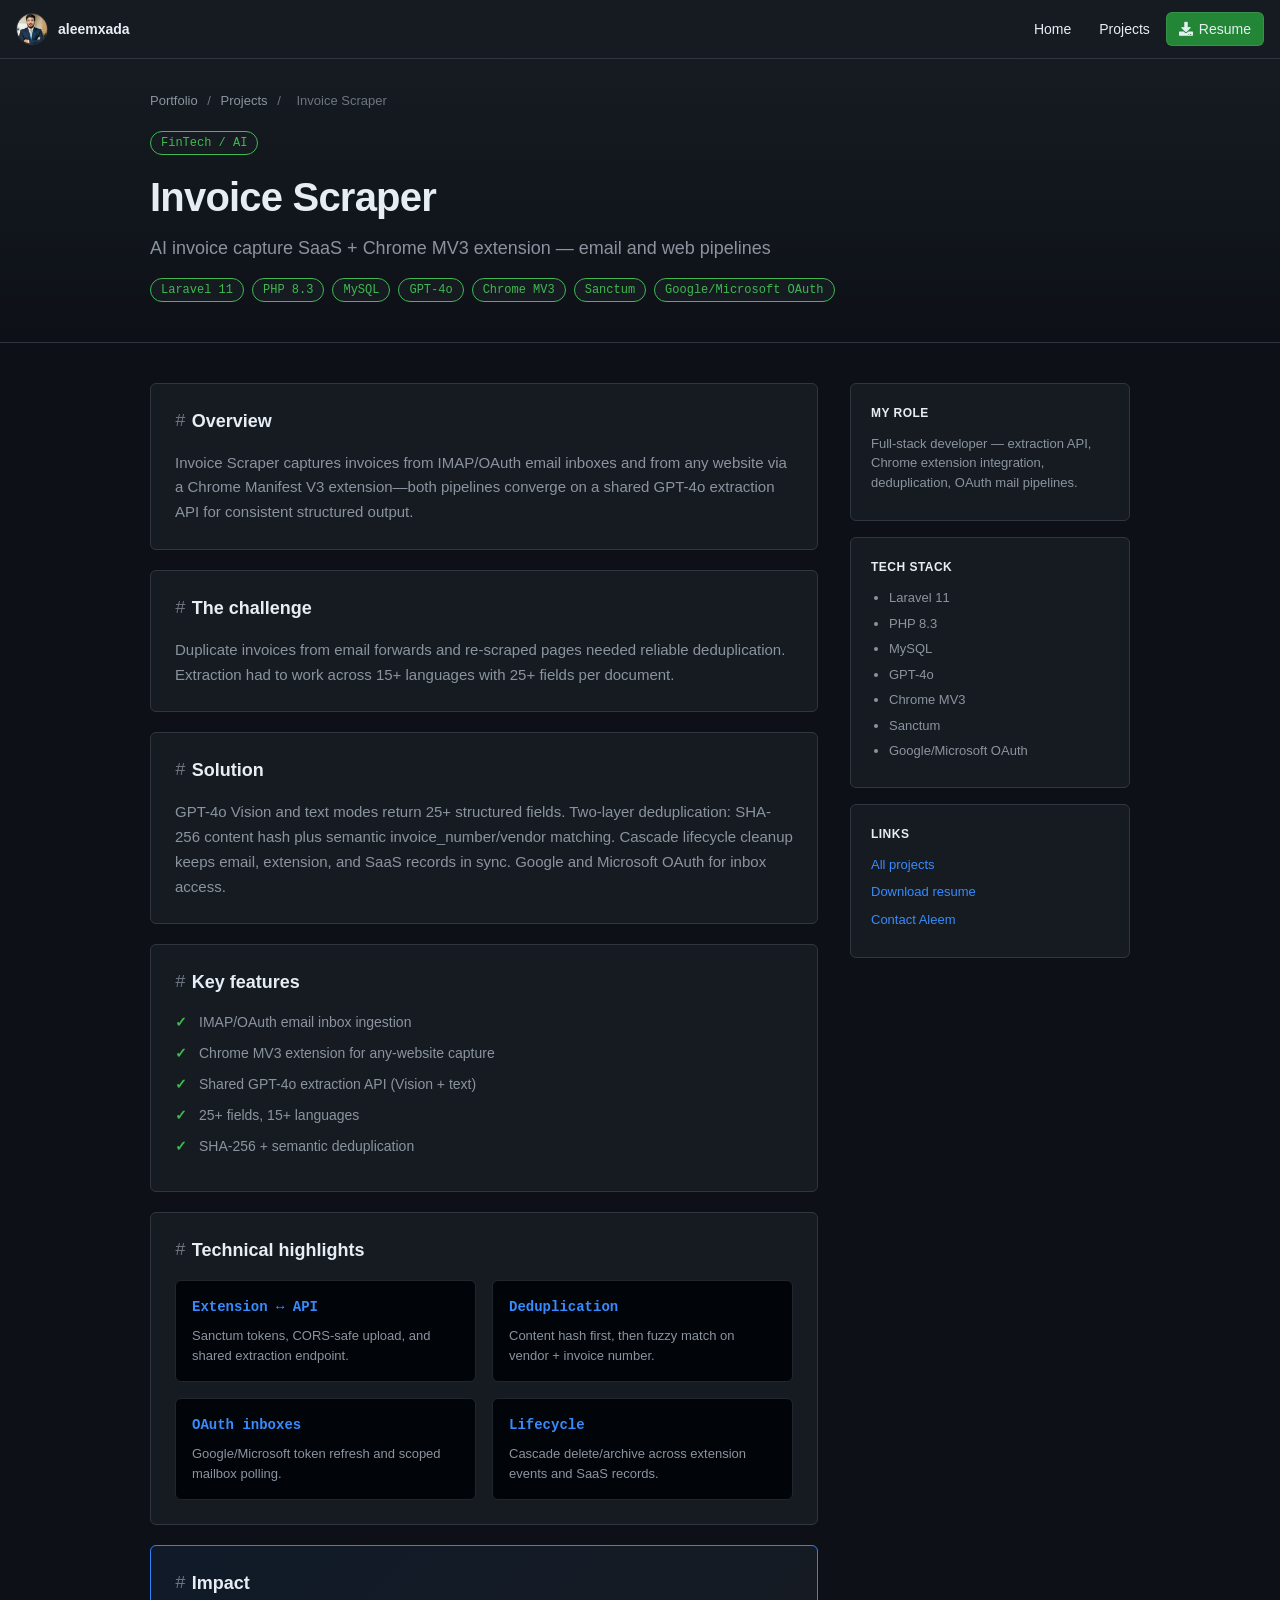
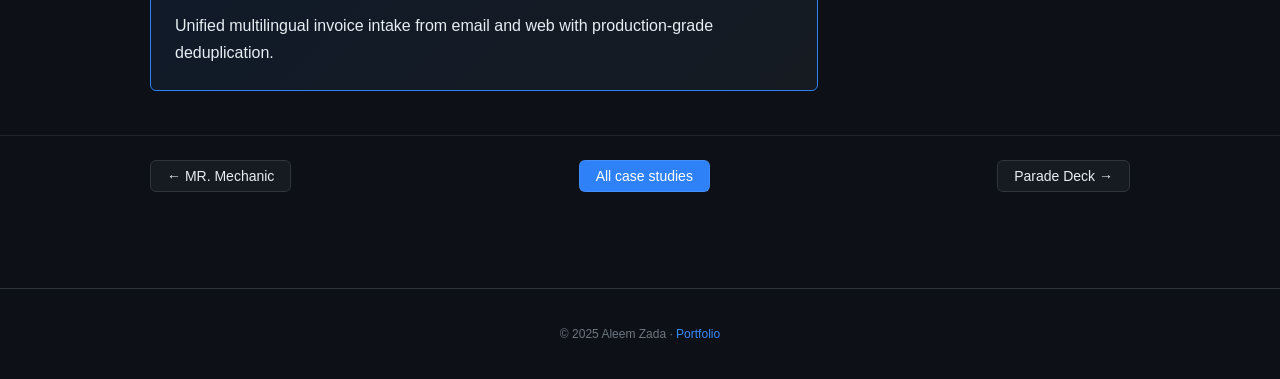
<file: projects/invoice-scraper.html>
<!DOCTYPE html>
<html lang="en">
<head>
  <meta charset="utf-8">
  <meta name="viewport" content="width=device-width, initial-scale=1">
  <meta name="theme-color" content="#0d1117">
  <meta name="description" content="AI invoice capture SaaS + Chrome MV3 extension — email and web pipelines — Case study by Aleem Zada.">
  <title>Invoice Scraper — Case Study | Aleem Zada</title>
  <link rel="stylesheet" href="../css/plugins/font-awesome.min.css">
  <link rel="stylesheet" href="../css/developer-portfolio.css">
</head>
<body class="case-study-page">
  <header class="site-header">
    <div class="container container-wide">
      <a href="../index.html" class="logo"><img class="logo-img" src="../img/aleem.png" alt="" width="32" height="32"><span>aleemxada</span></a>
      <button class="nav-toggle" type="button" aria-label="Menu">☰</button>
      <nav class="nav-links">
        <a href="../index.html">Home</a>
        <a href="../index.html#projects">Projects</a>
        <a href="../files/Aleem_Zada_Resume.docx" class="btn btn-primary" download><i class="fas fa-download"></i> Resume</a>
      </nav>
    </div>
  </header>

  <main>
    <section class="cs-hero">
      <div class="container">
        <nav class="breadcrumb" aria-label="Breadcrumb">
          <a href="../index.html">Portfolio</a>
          <span>/</span>
          <a href="../index.html#projects">Projects</a>
          <span>/</span>
          <span>Invoice Scraper</span>
        </nav>
        <span class="tag domain-fintech">FinTech / AI</span>
        <h1>Invoice Scraper</h1>
        <p class="cs-tagline">AI invoice capture SaaS + Chrome MV3 extension — email and web pipelines</p>
        
        <div class="cs-stack"><span class="tag domain-fintech">Laravel 11</span><span class="tag domain-fintech">PHP 8.3</span><span class="tag domain-fintech">MySQL</span><span class="tag domain-fintech">GPT-4o</span><span class="tag domain-fintech">Chrome MV3</span><span class="tag domain-fintech">Sanctum</span><span class="tag domain-fintech">Google/Microsoft OAuth</span></div>
      </div>
    </section>

    <section class="cs-body">
      <div class="container cs-layout">
        <article class="cs-main">
          <div class="cs-box">
            <h2><span class="cs-hash">#</span> Overview</h2>
            <p>Invoice Scraper captures invoices from IMAP/OAuth email inboxes and from any website via a Chrome Manifest V3 extension—both pipelines converge on a shared GPT-4o extraction API for consistent structured output.</p>
          </div>

          <div class="cs-box">
            <h2><span class="cs-hash">#</span> The challenge</h2>
            <p>Duplicate invoices from email forwards and re-scraped pages needed reliable deduplication. Extraction had to work across 15+ languages with 25+ fields per document.</p>
          </div>

          <div class="cs-box">
            <h2><span class="cs-hash">#</span> Solution</h2>
            <p>GPT-4o Vision and text modes return 25+ structured fields. Two-layer deduplication: SHA-256 content hash plus semantic invoice_number/vendor matching. Cascade lifecycle cleanup keeps email, extension, and SaaS records in sync. Google and Microsoft OAuth for inbox access.</p>
          </div>

          <div class="cs-box">
            <h2><span class="cs-hash">#</span> Key features</h2>
            <ul class="cs-check-list"><li>IMAP/OAuth email inbox ingestion</li><li>Chrome MV3 extension for any-website capture</li><li>Shared GPT-4o extraction API (Vision + text)</li><li>25+ fields, 15+ languages</li><li>SHA-256 + semantic deduplication</li></ul>
          </div>

          <div class="cs-box">
            <h2><span class="cs-hash">#</span> Technical highlights</h2>
            <div class="cs-tech-grid"><div class="cs-tech-item"><h4>Extension ↔ API</h4><p>Sanctum tokens, CORS-safe upload, and shared extraction endpoint.</p></div><div class="cs-tech-item"><h4>Deduplication</h4><p>Content hash first, then fuzzy match on vendor + invoice number.</p></div><div class="cs-tech-item"><h4>OAuth inboxes</h4><p>Google/Microsoft token refresh and scoped mailbox polling.</p></div><div class="cs-tech-item"><h4>Lifecycle</h4><p>Cascade delete/archive across extension events and SaaS records.</p></div></div>
          </div>

          <div class="cs-box cs-highlight-box">
            <h2><span class="cs-hash">#</span> Impact</h2>
            <p class="cs-impact">Unified multilingual invoice intake from email and web with production-grade deduplication.</p>
          </div>
        </article>

        <aside class="cs-sidebar">
          <div class="cs-sidebar-card">
            <h3>My role</h3>
            <p>Full-stack developer — extraction API, Chrome extension integration, deduplication, OAuth mail pipelines.</p>
          </div>
          <div class="cs-sidebar-card">
            <h3>Tech stack</h3>
            <ul class="cs-sidebar-stack"><li>Laravel 11</li><li>PHP 8.3</li><li>MySQL</li><li>GPT-4o</li><li>Chrome MV3</li><li>Sanctum</li><li>Google/Microsoft OAuth</li></ul>
          </div>
          <div class="cs-sidebar-card">
            <h3>Links</h3>
            <p><a href="../index.html#projects">All projects</a></p>
            <p><a href="../files/Aleem_Zada_Resume.docx" download>Download resume</a></p>
            <p><a href="mailto:aleemdeveloper@gmail.com">Contact Aleem</a></p>
          </div>
        </aside>
      </div>
    </section>

    <section class="cs-nav-section">
      <div class="container cs-nav-row">
        <a href="mrmechanic.html" class="btn cs-nav-btn">← MR. Mechanic</a>
        <a href="../index.html#projects" class="btn btn-accent">All case studies</a>
        <a href="parade-deck.html" class="btn cs-nav-btn">Parade Deck →</a>
      </div>
    </section>
  </main>

  <footer class="site-footer">
    <div class="container">
      <p>© 2025 Aleem Zada · <a href="../index.html">Portfolio</a></p>
    </div>
  </footer>
  <script src="../js/portfolio.js"></script>
</body>
</html>
</file>
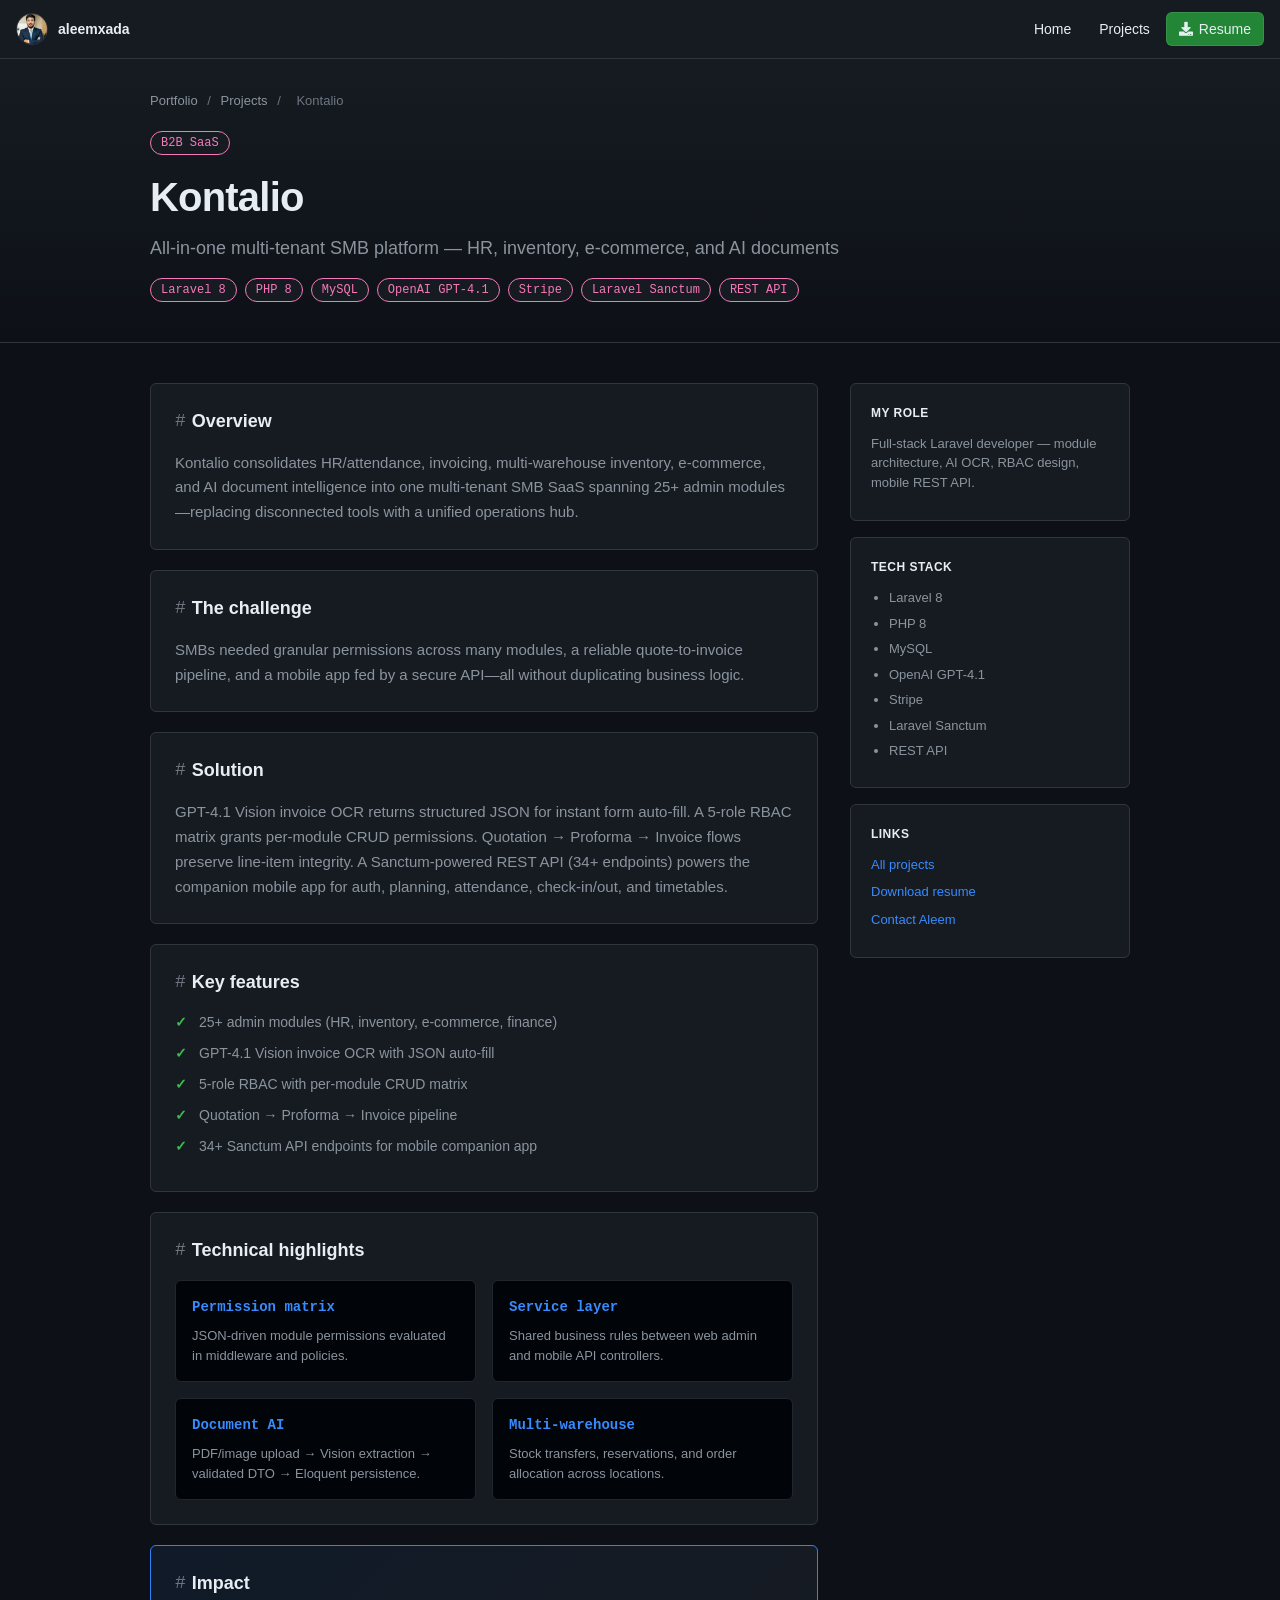
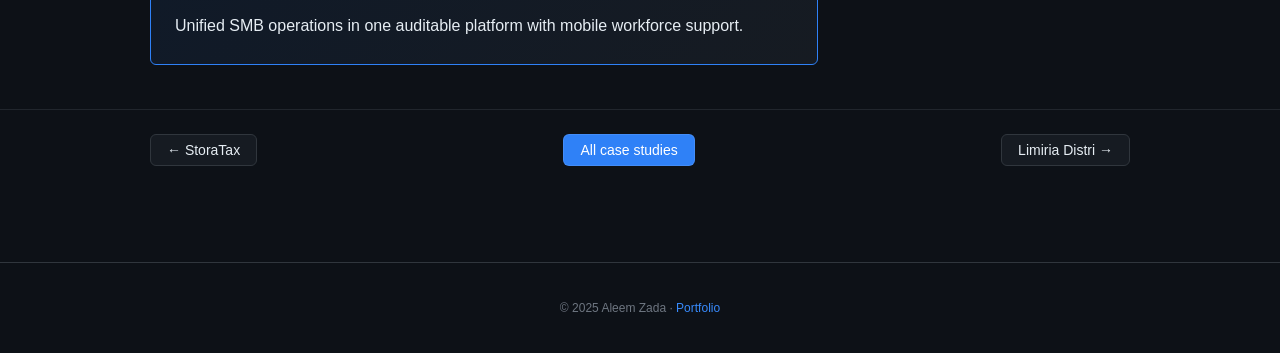
<file: projects/kontalio.html>
<!DOCTYPE html>
<html lang="en">
<head>
  <meta charset="utf-8">
  <meta name="viewport" content="width=device-width, initial-scale=1">
  <meta name="theme-color" content="#0d1117">
  <meta name="description" content="All-in-one multi-tenant SMB platform — HR, inventory, e-commerce, and AI documents — Case study by Aleem Zada.">
  <title>Kontalio — Case Study | Aleem Zada</title>
  <link rel="stylesheet" href="../css/plugins/font-awesome.min.css">
  <link rel="stylesheet" href="../css/developer-portfolio.css">
</head>
<body class="case-study-page">
  <header class="site-header">
    <div class="container container-wide">
      <a href="../index.html" class="logo"><img class="logo-img" src="../img/aleem.png" alt="" width="32" height="32"><span>aleemxada</span></a>
      <button class="nav-toggle" type="button" aria-label="Menu">☰</button>
      <nav class="nav-links">
        <a href="../index.html">Home</a>
        <a href="../index.html#projects">Projects</a>
        <a href="../files/Aleem_Zada_Resume.docx" class="btn btn-primary" download><i class="fas fa-download"></i> Resume</a>
      </nav>
    </div>
  </header>

  <main>
    <section class="cs-hero">
      <div class="container">
        <nav class="breadcrumb" aria-label="Breadcrumb">
          <a href="../index.html">Portfolio</a>
          <span>/</span>
          <a href="../index.html#projects">Projects</a>
          <span>/</span>
          <span>Kontalio</span>
        </nav>
        <span class="tag domain-b2b">B2B SaaS</span>
        <h1>Kontalio</h1>
        <p class="cs-tagline">All-in-one multi-tenant SMB platform — HR, inventory, e-commerce, and AI documents</p>
        
        <div class="cs-stack"><span class="tag domain-b2b">Laravel 8</span><span class="tag domain-b2b">PHP 8</span><span class="tag domain-b2b">MySQL</span><span class="tag domain-b2b">OpenAI GPT-4.1</span><span class="tag domain-b2b">Stripe</span><span class="tag domain-b2b">Laravel Sanctum</span><span class="tag domain-b2b">REST API</span></div>
      </div>
    </section>

    <section class="cs-body">
      <div class="container cs-layout">
        <article class="cs-main">
          <div class="cs-box">
            <h2><span class="cs-hash">#</span> Overview</h2>
            <p>Kontalio consolidates HR/attendance, invoicing, multi-warehouse inventory, e-commerce, and AI document intelligence into one multi-tenant SMB SaaS spanning 25+ admin modules—replacing disconnected tools with a unified operations hub.</p>
          </div>

          <div class="cs-box">
            <h2><span class="cs-hash">#</span> The challenge</h2>
            <p>SMBs needed granular permissions across many modules, a reliable quote-to-invoice pipeline, and a mobile app fed by a secure API—all without duplicating business logic.</p>
          </div>

          <div class="cs-box">
            <h2><span class="cs-hash">#</span> Solution</h2>
            <p>GPT-4.1 Vision invoice OCR returns structured JSON for instant form auto-fill. A 5-role RBAC matrix grants per-module CRUD permissions. Quotation → Proforma → Invoice flows preserve line-item integrity. A Sanctum-powered REST API (34+ endpoints) powers the companion mobile app for auth, planning, attendance, check-in/out, and timetables.</p>
          </div>

          <div class="cs-box">
            <h2><span class="cs-hash">#</span> Key features</h2>
            <ul class="cs-check-list"><li>25+ admin modules (HR, inventory, e-commerce, finance)</li><li>GPT-4.1 Vision invoice OCR with JSON auto-fill</li><li>5-role RBAC with per-module CRUD matrix</li><li>Quotation → Proforma → Invoice pipeline</li><li>34+ Sanctum API endpoints for mobile companion app</li></ul>
          </div>

          <div class="cs-box">
            <h2><span class="cs-hash">#</span> Technical highlights</h2>
            <div class="cs-tech-grid"><div class="cs-tech-item"><h4>Permission matrix</h4><p>JSON-driven module permissions evaluated in middleware and policies.</p></div><div class="cs-tech-item"><h4>Service layer</h4><p>Shared business rules between web admin and mobile API controllers.</p></div><div class="cs-tech-item"><h4>Document AI</h4><p>PDF/image upload → Vision extraction → validated DTO → Eloquent persistence.</p></div><div class="cs-tech-item"><h4>Multi-warehouse</h4><p>Stock transfers, reservations, and order allocation across locations.</p></div></div>
          </div>

          <div class="cs-box cs-highlight-box">
            <h2><span class="cs-hash">#</span> Impact</h2>
            <p class="cs-impact">Unified SMB operations in one auditable platform with mobile workforce support.</p>
          </div>
        </article>

        <aside class="cs-sidebar">
          <div class="cs-sidebar-card">
            <h3>My role</h3>
            <p>Full-stack Laravel developer — module architecture, AI OCR, RBAC design, mobile REST API.</p>
          </div>
          <div class="cs-sidebar-card">
            <h3>Tech stack</h3>
            <ul class="cs-sidebar-stack"><li>Laravel 8</li><li>PHP 8</li><li>MySQL</li><li>OpenAI GPT-4.1</li><li>Stripe</li><li>Laravel Sanctum</li><li>REST API</li></ul>
          </div>
          <div class="cs-sidebar-card">
            <h3>Links</h3>
            <p><a href="../index.html#projects">All projects</a></p>
            <p><a href="../files/Aleem_Zada_Resume.docx" download>Download resume</a></p>
            <p><a href="mailto:aleemdeveloper@gmail.com">Contact Aleem</a></p>
          </div>
        </aside>
      </div>
    </section>

    <section class="cs-nav-section">
      <div class="container cs-nav-row">
        <a href="storatax.html" class="btn cs-nav-btn">← StoraTax</a>
        <a href="../index.html#projects" class="btn btn-accent">All case studies</a>
        <a href="limiria.html" class="btn cs-nav-btn">Limiria Distri →</a>
      </div>
    </section>
  </main>

  <footer class="site-footer">
    <div class="container">
      <p>© 2025 Aleem Zada · <a href="../index.html">Portfolio</a></p>
    </div>
  </footer>
  <script src="../js/portfolio.js"></script>
</body>
</html>
</file>
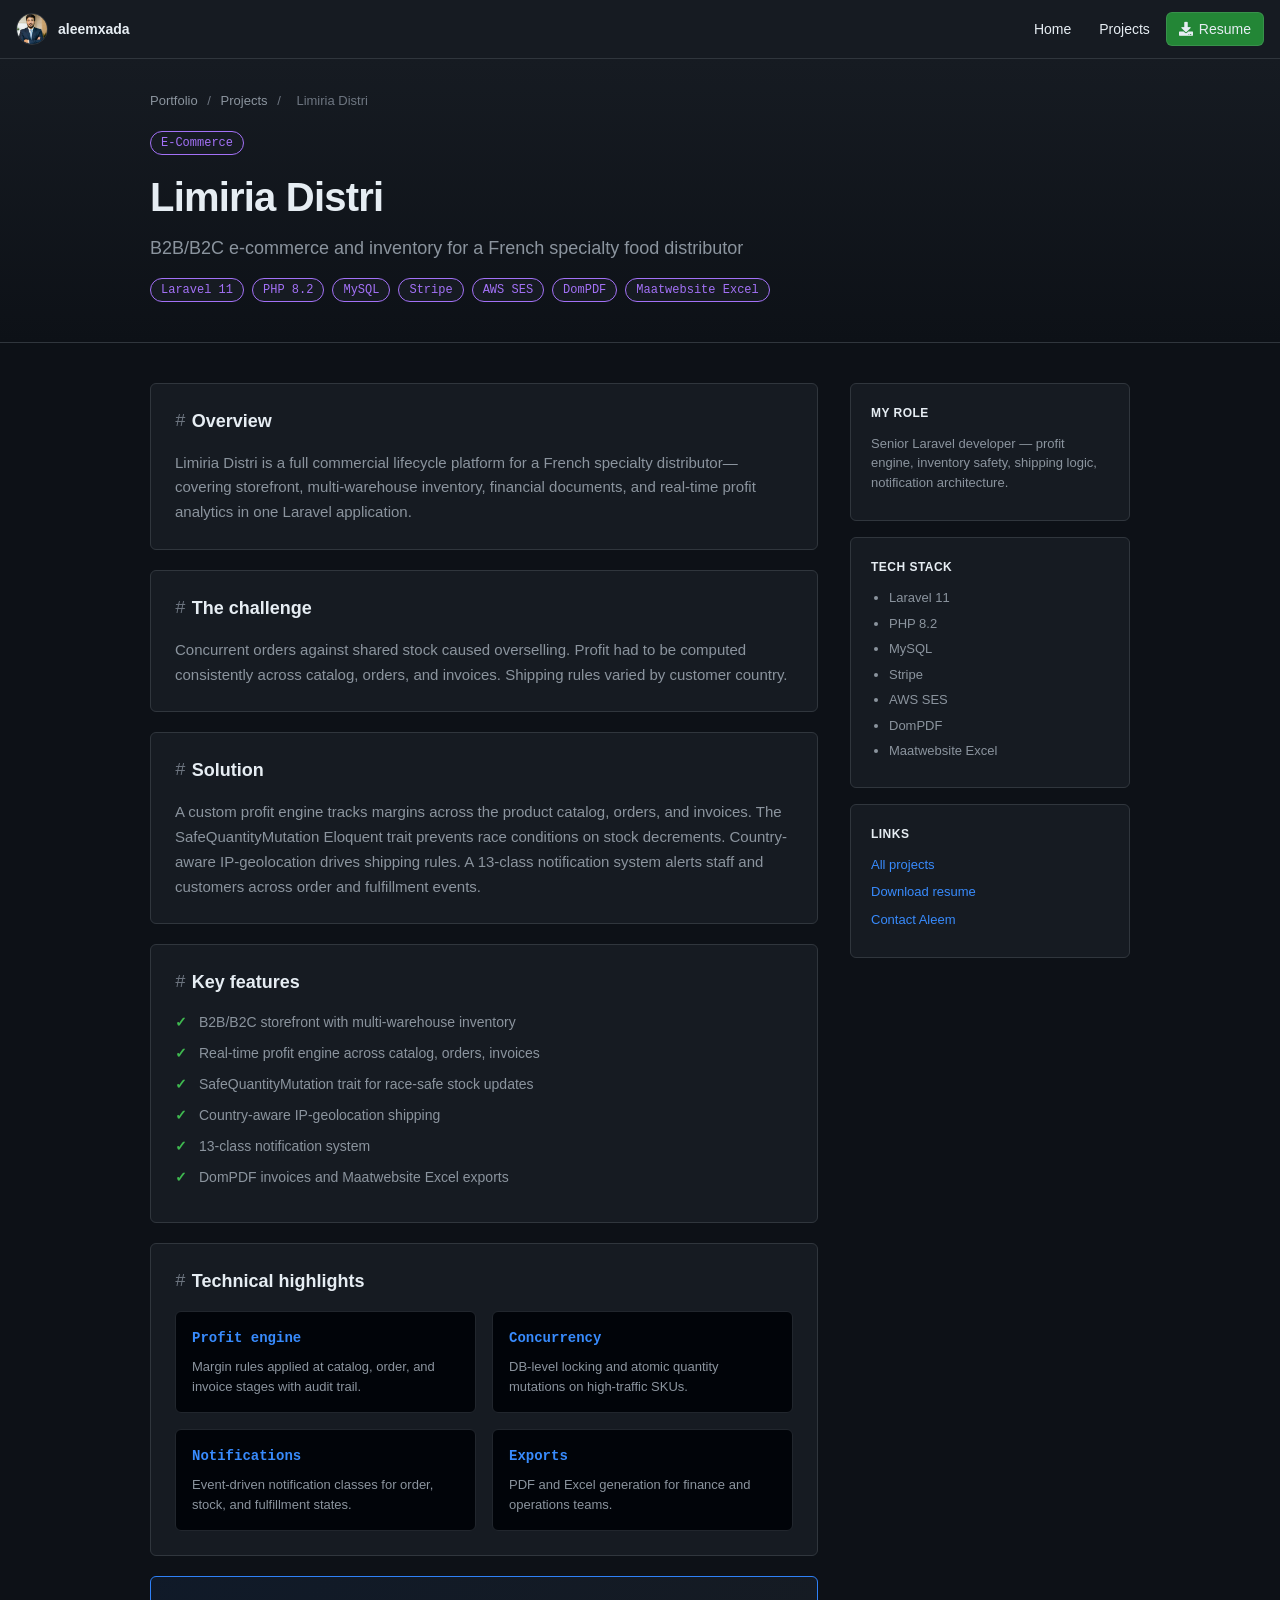
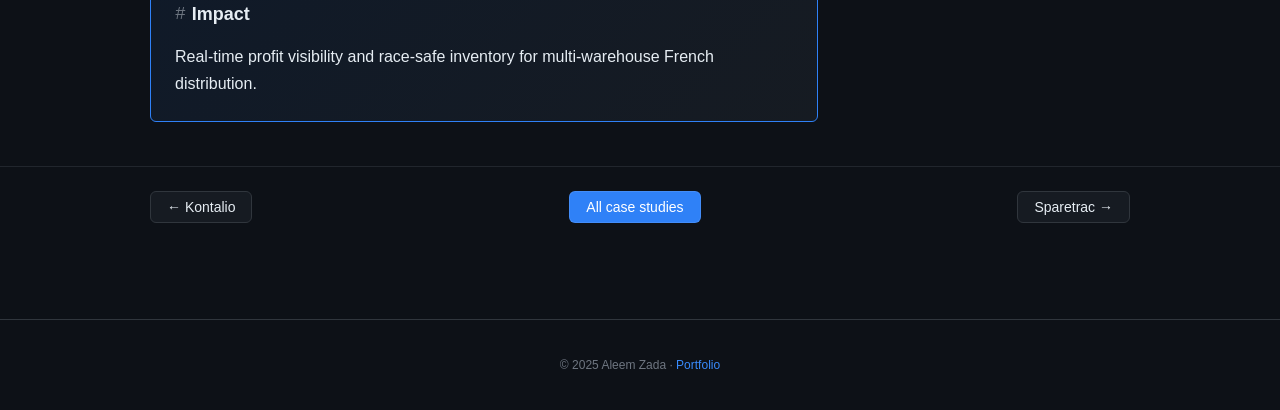
<file: projects/limiria.html>
<!DOCTYPE html>
<html lang="en">
<head>
  <meta charset="utf-8">
  <meta name="viewport" content="width=device-width, initial-scale=1">
  <meta name="theme-color" content="#0d1117">
  <meta name="description" content="B2B/B2C e-commerce and inventory for a French specialty food distributor — Case study by Aleem Zada.">
  <title>Limiria Distri — Case Study | Aleem Zada</title>
  <link rel="stylesheet" href="../css/plugins/font-awesome.min.css">
  <link rel="stylesheet" href="../css/developer-portfolio.css">
</head>
<body class="case-study-page">
  <header class="site-header">
    <div class="container container-wide">
      <a href="../index.html" class="logo"><img class="logo-img" src="../img/aleem.png" alt="" width="32" height="32"><span>aleemxada</span></a>
      <button class="nav-toggle" type="button" aria-label="Menu">☰</button>
      <nav class="nav-links">
        <a href="../index.html">Home</a>
        <a href="../index.html#projects">Projects</a>
        <a href="../files/Aleem_Zada_Resume.docx" class="btn btn-primary" download><i class="fas fa-download"></i> Resume</a>
      </nav>
    </div>
  </header>

  <main>
    <section class="cs-hero">
      <div class="container">
        <nav class="breadcrumb" aria-label="Breadcrumb">
          <a href="../index.html">Portfolio</a>
          <span>/</span>
          <a href="../index.html#projects">Projects</a>
          <span>/</span>
          <span>Limiria Distri</span>
        </nav>
        <span class="tag domain-ecommerce">E-Commerce</span>
        <h1>Limiria Distri</h1>
        <p class="cs-tagline">B2B/B2C e-commerce and inventory for a French specialty food distributor</p>
        
        <div class="cs-stack"><span class="tag domain-ecommerce">Laravel 11</span><span class="tag domain-ecommerce">PHP 8.2</span><span class="tag domain-ecommerce">MySQL</span><span class="tag domain-ecommerce">Stripe</span><span class="tag domain-ecommerce">AWS SES</span><span class="tag domain-ecommerce">DomPDF</span><span class="tag domain-ecommerce">Maatwebsite Excel</span></div>
      </div>
    </section>

    <section class="cs-body">
      <div class="container cs-layout">
        <article class="cs-main">
          <div class="cs-box">
            <h2><span class="cs-hash">#</span> Overview</h2>
            <p>Limiria Distri is a full commercial lifecycle platform for a French specialty distributor—covering storefront, multi-warehouse inventory, financial documents, and real-time profit analytics in one Laravel application.</p>
          </div>

          <div class="cs-box">
            <h2><span class="cs-hash">#</span> The challenge</h2>
            <p>Concurrent orders against shared stock caused overselling. Profit had to be computed consistently across catalog, orders, and invoices. Shipping rules varied by customer country.</p>
          </div>

          <div class="cs-box">
            <h2><span class="cs-hash">#</span> Solution</h2>
            <p>A custom profit engine tracks margins across the product catalog, orders, and invoices. The SafeQuantityMutation Eloquent trait prevents race conditions on stock decrements. Country-aware IP-geolocation drives shipping rules. A 13-class notification system alerts staff and customers across order and fulfillment events.</p>
          </div>

          <div class="cs-box">
            <h2><span class="cs-hash">#</span> Key features</h2>
            <ul class="cs-check-list"><li>B2B/B2C storefront with multi-warehouse inventory</li><li>Real-time profit engine across catalog, orders, invoices</li><li>SafeQuantityMutation trait for race-safe stock updates</li><li>Country-aware IP-geolocation shipping</li><li>13-class notification system</li><li>DomPDF invoices and Maatwebsite Excel exports</li></ul>
          </div>

          <div class="cs-box">
            <h2><span class="cs-hash">#</span> Technical highlights</h2>
            <div class="cs-tech-grid"><div class="cs-tech-item"><h4>Profit engine</h4><p>Margin rules applied at catalog, order, and invoice stages with audit trail.</p></div><div class="cs-tech-item"><h4>Concurrency</h4><p>DB-level locking and atomic quantity mutations on high-traffic SKUs.</p></div><div class="cs-tech-item"><h4>Notifications</h4><p>Event-driven notification classes for order, stock, and fulfillment states.</p></div><div class="cs-tech-item"><h4>Exports</h4><p>PDF and Excel generation for finance and operations teams.</p></div></div>
          </div>

          <div class="cs-box cs-highlight-box">
            <h2><span class="cs-hash">#</span> Impact</h2>
            <p class="cs-impact">Real-time profit visibility and race-safe inventory for multi-warehouse French distribution.</p>
          </div>
        </article>

        <aside class="cs-sidebar">
          <div class="cs-sidebar-card">
            <h3>My role</h3>
            <p>Senior Laravel developer — profit engine, inventory safety, shipping logic, notification architecture.</p>
          </div>
          <div class="cs-sidebar-card">
            <h3>Tech stack</h3>
            <ul class="cs-sidebar-stack"><li>Laravel 11</li><li>PHP 8.2</li><li>MySQL</li><li>Stripe</li><li>AWS SES</li><li>DomPDF</li><li>Maatwebsite Excel</li></ul>
          </div>
          <div class="cs-sidebar-card">
            <h3>Links</h3>
            <p><a href="../index.html#projects">All projects</a></p>
            <p><a href="../files/Aleem_Zada_Resume.docx" download>Download resume</a></p>
            <p><a href="mailto:aleemdeveloper@gmail.com">Contact Aleem</a></p>
          </div>
        </aside>
      </div>
    </section>

    <section class="cs-nav-section">
      <div class="container cs-nav-row">
        <a href="kontalio.html" class="btn cs-nav-btn">← Kontalio</a>
        <a href="../index.html#projects" class="btn btn-accent">All case studies</a>
        <a href="sparetrac.html" class="btn cs-nav-btn">Sparetrac →</a>
      </div>
    </section>
  </main>

  <footer class="site-footer">
    <div class="container">
      <p>© 2025 Aleem Zada · <a href="../index.html">Portfolio</a></p>
    </div>
  </footer>
  <script src="../js/portfolio.js"></script>
</body>
</html>
</file>
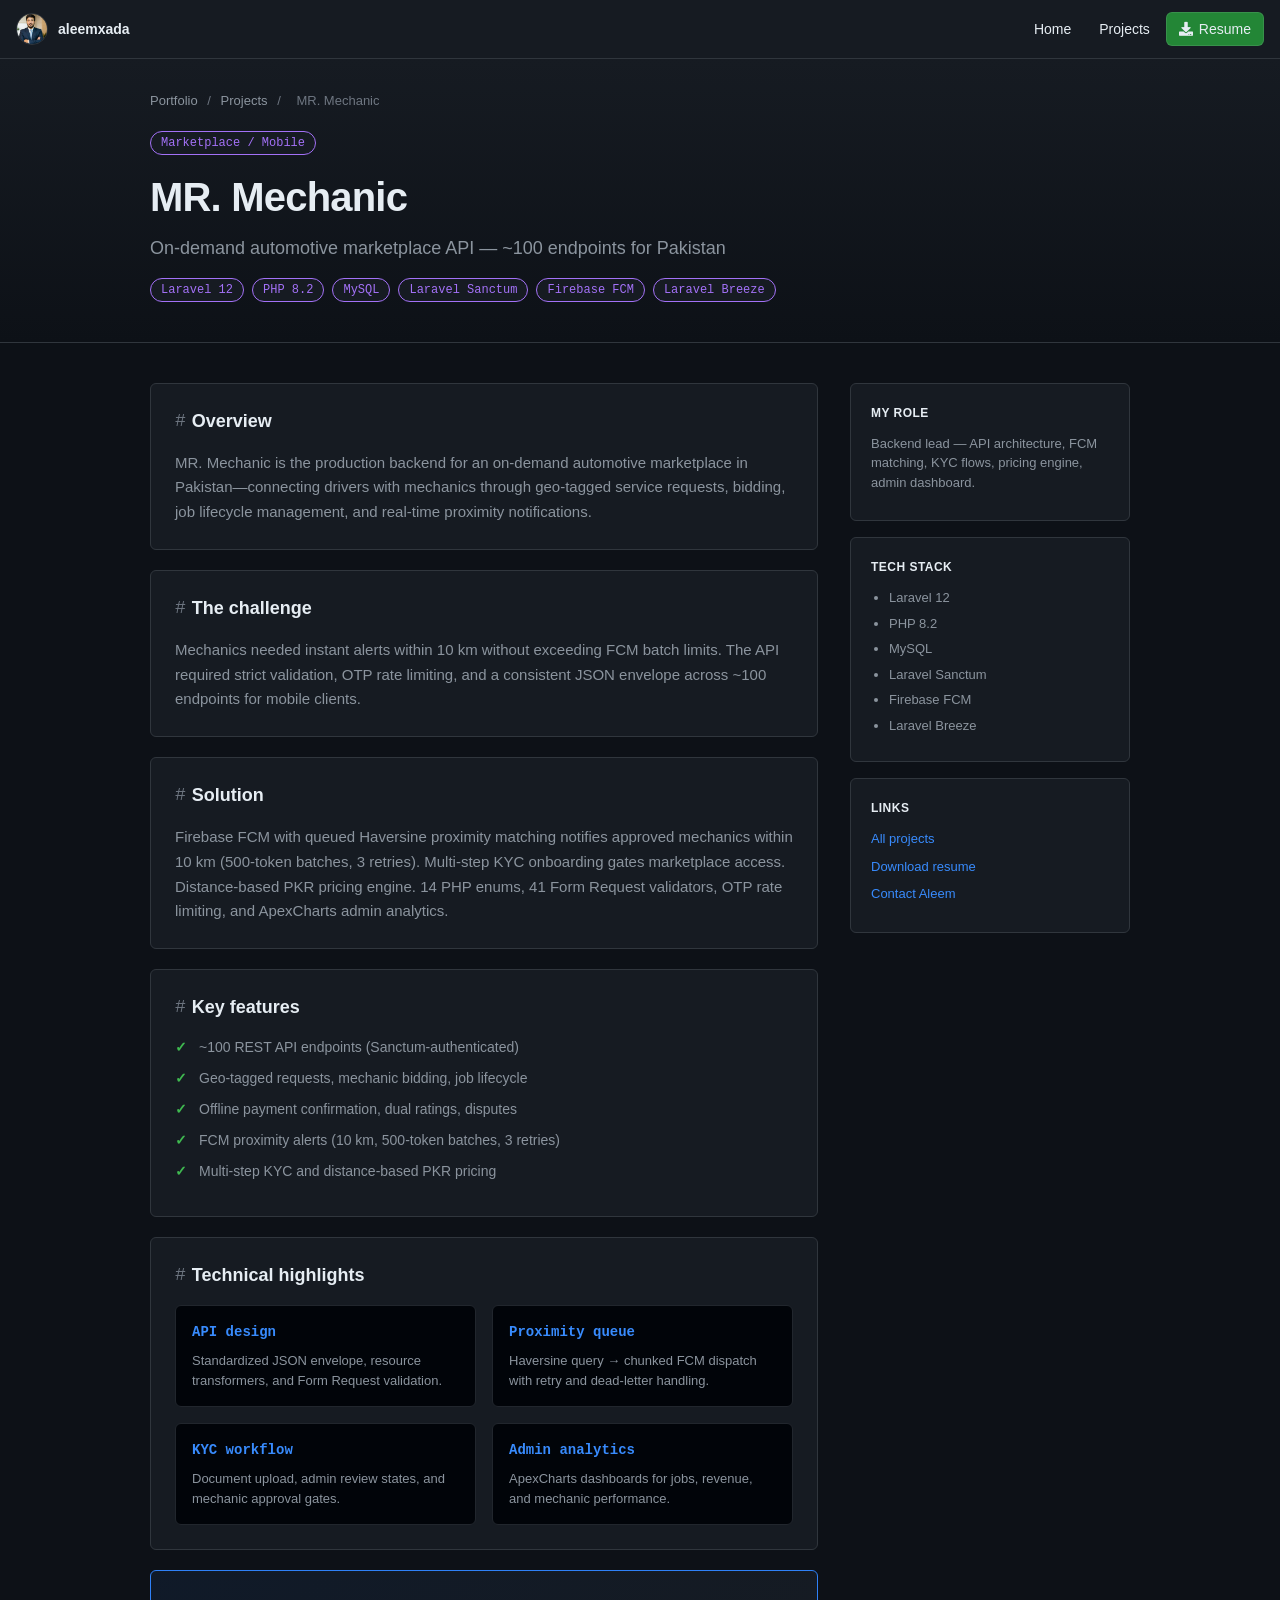
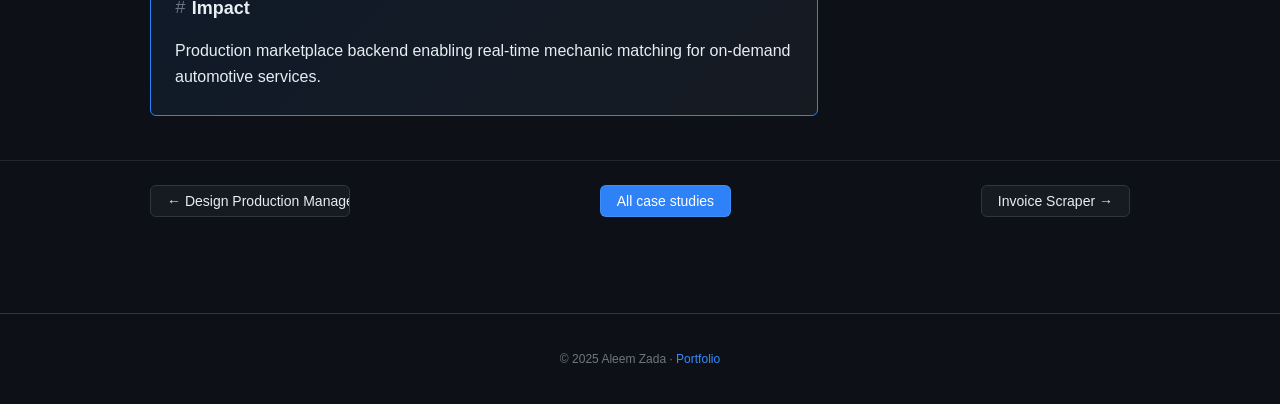
<file: projects/mrmechanic.html>
<!DOCTYPE html>
<html lang="en">
<head>
  <meta charset="utf-8">
  <meta name="viewport" content="width=device-width, initial-scale=1">
  <meta name="theme-color" content="#0d1117">
  <meta name="description" content="On-demand automotive marketplace API — ~100 endpoints for Pakistan — Case study by Aleem Zada.">
  <title>MR. Mechanic — Case Study | Aleem Zada</title>
  <link rel="stylesheet" href="../css/plugins/font-awesome.min.css">
  <link rel="stylesheet" href="../css/developer-portfolio.css">
</head>
<body class="case-study-page">
  <header class="site-header">
    <div class="container container-wide">
      <a href="../index.html" class="logo"><img class="logo-img" src="../img/aleem.png" alt="" width="32" height="32"><span>aleemxada</span></a>
      <button class="nav-toggle" type="button" aria-label="Menu">☰</button>
      <nav class="nav-links">
        <a href="../index.html">Home</a>
        <a href="../index.html#projects">Projects</a>
        <a href="../files/Aleem_Zada_Resume.docx" class="btn btn-primary" download><i class="fas fa-download"></i> Resume</a>
      </nav>
    </div>
  </header>

  <main>
    <section class="cs-hero">
      <div class="container">
        <nav class="breadcrumb" aria-label="Breadcrumb">
          <a href="../index.html">Portfolio</a>
          <span>/</span>
          <a href="../index.html#projects">Projects</a>
          <span>/</span>
          <span>MR. Mechanic</span>
        </nav>
        <span class="tag domain-ecommerce">Marketplace / Mobile</span>
        <h1>MR. Mechanic</h1>
        <p class="cs-tagline">On-demand automotive marketplace API — ~100 endpoints for Pakistan</p>
        
        <div class="cs-stack"><span class="tag domain-ecommerce">Laravel 12</span><span class="tag domain-ecommerce">PHP 8.2</span><span class="tag domain-ecommerce">MySQL</span><span class="tag domain-ecommerce">Laravel Sanctum</span><span class="tag domain-ecommerce">Firebase FCM</span><span class="tag domain-ecommerce">Laravel Breeze</span></div>
      </div>
    </section>

    <section class="cs-body">
      <div class="container cs-layout">
        <article class="cs-main">
          <div class="cs-box">
            <h2><span class="cs-hash">#</span> Overview</h2>
            <p>MR. Mechanic is the production backend for an on-demand automotive marketplace in Pakistan—connecting drivers with mechanics through geo-tagged service requests, bidding, job lifecycle management, and real-time proximity notifications.</p>
          </div>

          <div class="cs-box">
            <h2><span class="cs-hash">#</span> The challenge</h2>
            <p>Mechanics needed instant alerts within 10 km without exceeding FCM batch limits. The API required strict validation, OTP rate limiting, and a consistent JSON envelope across ~100 endpoints for mobile clients.</p>
          </div>

          <div class="cs-box">
            <h2><span class="cs-hash">#</span> Solution</h2>
            <p>Firebase FCM with queued Haversine proximity matching notifies approved mechanics within 10 km (500-token batches, 3 retries). Multi-step KYC onboarding gates marketplace access. Distance-based PKR pricing engine. 14 PHP enums, 41 Form Request validators, OTP rate limiting, and ApexCharts admin analytics.</p>
          </div>

          <div class="cs-box">
            <h2><span class="cs-hash">#</span> Key features</h2>
            <ul class="cs-check-list"><li>~100 REST API endpoints (Sanctum-authenticated)</li><li>Geo-tagged requests, mechanic bidding, job lifecycle</li><li>Offline payment confirmation, dual ratings, disputes</li><li>FCM proximity alerts (10 km, 500-token batches, 3 retries)</li><li>Multi-step KYC and distance-based PKR pricing</li></ul>
          </div>

          <div class="cs-box">
            <h2><span class="cs-hash">#</span> Technical highlights</h2>
            <div class="cs-tech-grid"><div class="cs-tech-item"><h4>API design</h4><p>Standardized JSON envelope, resource transformers, and Form Request validation.</p></div><div class="cs-tech-item"><h4>Proximity queue</h4><p>Haversine query → chunked FCM dispatch with retry and dead-letter handling.</p></div><div class="cs-tech-item"><h4>KYC workflow</h4><p>Document upload, admin review states, and mechanic approval gates.</p></div><div class="cs-tech-item"><h4>Admin analytics</h4><p>ApexCharts dashboards for jobs, revenue, and mechanic performance.</p></div></div>
          </div>

          <div class="cs-box cs-highlight-box">
            <h2><span class="cs-hash">#</span> Impact</h2>
            <p class="cs-impact">Production marketplace backend enabling real-time mechanic matching for on-demand automotive services.</p>
          </div>
        </article>

        <aside class="cs-sidebar">
          <div class="cs-sidebar-card">
            <h3>My role</h3>
            <p>Backend lead — API architecture, FCM matching, KYC flows, pricing engine, admin dashboard.</p>
          </div>
          <div class="cs-sidebar-card">
            <h3>Tech stack</h3>
            <ul class="cs-sidebar-stack"><li>Laravel 12</li><li>PHP 8.2</li><li>MySQL</li><li>Laravel Sanctum</li><li>Firebase FCM</li><li>Laravel Breeze</li></ul>
          </div>
          <div class="cs-sidebar-card">
            <h3>Links</h3>
            <p><a href="../index.html#projects">All projects</a></p>
            <p><a href="../files/Aleem_Zada_Resume.docx" download>Download resume</a></p>
            <p><a href="mailto:aleemdeveloper@gmail.com">Contact Aleem</a></p>
          </div>
        </aside>
      </div>
    </section>

    <section class="cs-nav-section">
      <div class="container cs-nav-row">
        <a href="dpms.html" class="btn cs-nav-btn">← Design Production Management System</a>
        <a href="../index.html#projects" class="btn btn-accent">All case studies</a>
        <a href="invoice-scraper.html" class="btn cs-nav-btn">Invoice Scraper →</a>
      </div>
    </section>
  </main>

  <footer class="site-footer">
    <div class="container">
      <p>© 2025 Aleem Zada · <a href="../index.html">Portfolio</a></p>
    </div>
  </footer>
  <script src="../js/portfolio.js"></script>
</body>
</html>
</file>
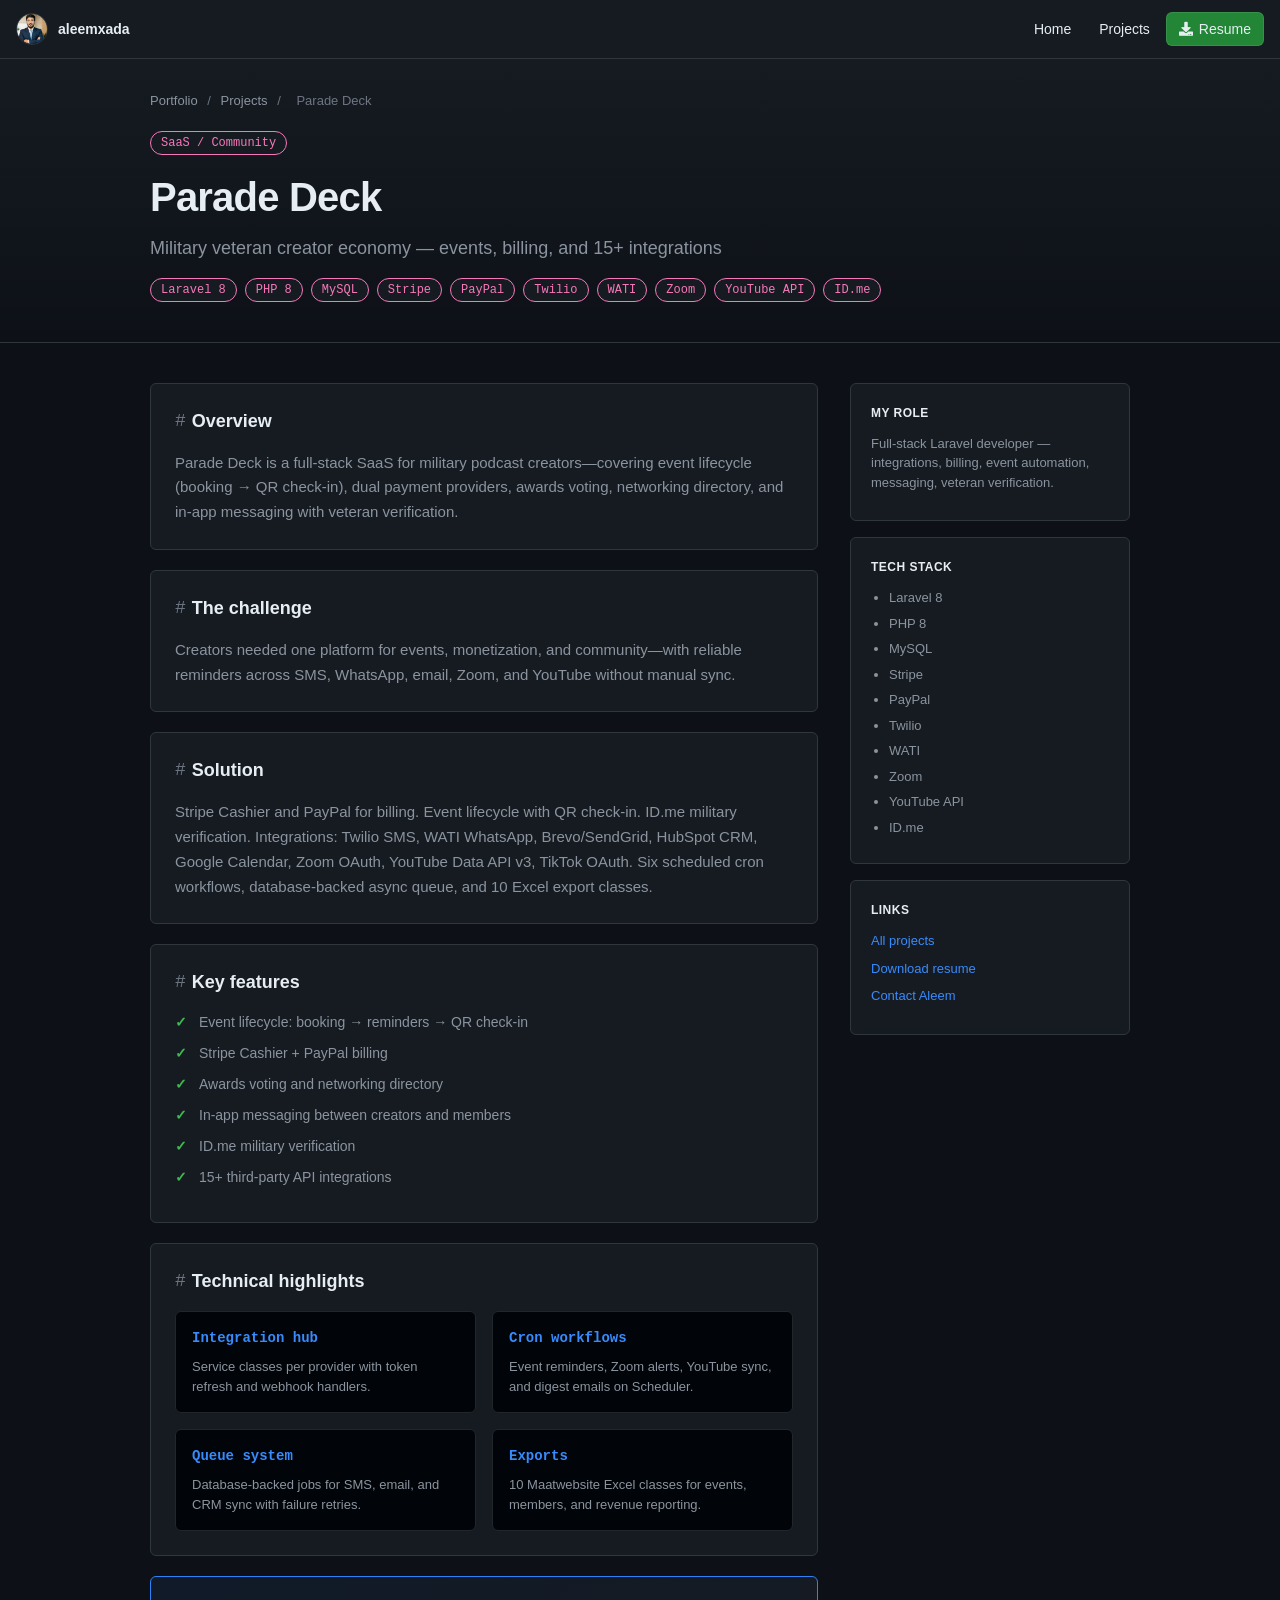
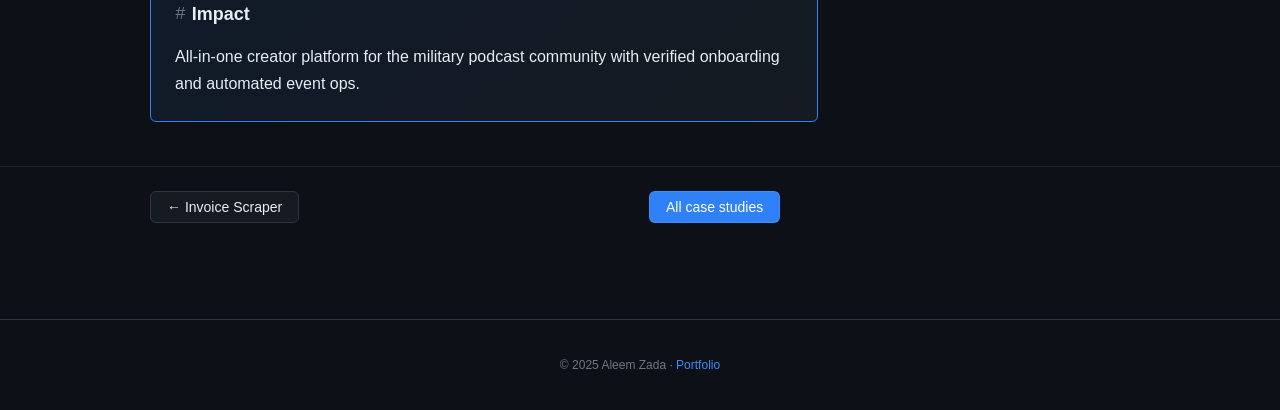
<file: projects/parade-deck.html>
<!DOCTYPE html>
<html lang="en">
<head>
  <meta charset="utf-8">
  <meta name="viewport" content="width=device-width, initial-scale=1">
  <meta name="theme-color" content="#0d1117">
  <meta name="description" content="Military veteran creator economy — events, billing, and 15+ integrations — Case study by Aleem Zada.">
  <title>Parade Deck — Case Study | Aleem Zada</title>
  <link rel="stylesheet" href="../css/plugins/font-awesome.min.css">
  <link rel="stylesheet" href="../css/developer-portfolio.css">
</head>
<body class="case-study-page">
  <header class="site-header">
    <div class="container container-wide">
      <a href="../index.html" class="logo"><img class="logo-img" src="../img/aleem.png" alt="" width="32" height="32"><span>aleemxada</span></a>
      <button class="nav-toggle" type="button" aria-label="Menu">☰</button>
      <nav class="nav-links">
        <a href="../index.html">Home</a>
        <a href="../index.html#projects">Projects</a>
        <a href="../files/Aleem_Zada_Resume.docx" class="btn btn-primary" download><i class="fas fa-download"></i> Resume</a>
      </nav>
    </div>
  </header>

  <main>
    <section class="cs-hero">
      <div class="container">
        <nav class="breadcrumb" aria-label="Breadcrumb">
          <a href="../index.html">Portfolio</a>
          <span>/</span>
          <a href="../index.html#projects">Projects</a>
          <span>/</span>
          <span>Parade Deck</span>
        </nav>
        <span class="tag domain-b2b">SaaS / Community</span>
        <h1>Parade Deck</h1>
        <p class="cs-tagline">Military veteran creator economy — events, billing, and 15+ integrations</p>
        
        <div class="cs-stack"><span class="tag domain-b2b">Laravel 8</span><span class="tag domain-b2b">PHP 8</span><span class="tag domain-b2b">MySQL</span><span class="tag domain-b2b">Stripe</span><span class="tag domain-b2b">PayPal</span><span class="tag domain-b2b">Twilio</span><span class="tag domain-b2b">WATI</span><span class="tag domain-b2b">Zoom</span><span class="tag domain-b2b">YouTube API</span><span class="tag domain-b2b">ID.me</span></div>
      </div>
    </section>

    <section class="cs-body">
      <div class="container cs-layout">
        <article class="cs-main">
          <div class="cs-box">
            <h2><span class="cs-hash">#</span> Overview</h2>
            <p>Parade Deck is a full-stack SaaS for military podcast creators—covering event lifecycle (booking → QR check-in), dual payment providers, awards voting, networking directory, and in-app messaging with veteran verification.</p>
          </div>

          <div class="cs-box">
            <h2><span class="cs-hash">#</span> The challenge</h2>
            <p>Creators needed one platform for events, monetization, and community—with reliable reminders across SMS, WhatsApp, email, Zoom, and YouTube without manual sync.</p>
          </div>

          <div class="cs-box">
            <h2><span class="cs-hash">#</span> Solution</h2>
            <p>Stripe Cashier and PayPal for billing. Event lifecycle with QR check-in. ID.me military verification. Integrations: Twilio SMS, WATI WhatsApp, Brevo/SendGrid, HubSpot CRM, Google Calendar, Zoom OAuth, YouTube Data API v3, TikTok OAuth. Six scheduled cron workflows, database-backed async queue, and 10 Excel export classes.</p>
          </div>

          <div class="cs-box">
            <h2><span class="cs-hash">#</span> Key features</h2>
            <ul class="cs-check-list"><li>Event lifecycle: booking → reminders → QR check-in</li><li>Stripe Cashier + PayPal billing</li><li>Awards voting and networking directory</li><li>In-app messaging between creators and members</li><li>ID.me military verification</li><li>15+ third-party API integrations</li></ul>
          </div>

          <div class="cs-box">
            <h2><span class="cs-hash">#</span> Technical highlights</h2>
            <div class="cs-tech-grid"><div class="cs-tech-item"><h4>Integration hub</h4><p>Service classes per provider with token refresh and webhook handlers.</p></div><div class="cs-tech-item"><h4>Cron workflows</h4><p>Event reminders, Zoom alerts, YouTube sync, and digest emails on Scheduler.</p></div><div class="cs-tech-item"><h4>Queue system</h4><p>Database-backed jobs for SMS, email, and CRM sync with failure retries.</p></div><div class="cs-tech-item"><h4>Exports</h4><p>10 Maatwebsite Excel classes for events, members, and revenue reporting.</p></div></div>
          </div>

          <div class="cs-box cs-highlight-box">
            <h2><span class="cs-hash">#</span> Impact</h2>
            <p class="cs-impact">All-in-one creator platform for the military podcast community with verified onboarding and automated event ops.</p>
          </div>
        </article>

        <aside class="cs-sidebar">
          <div class="cs-sidebar-card">
            <h3>My role</h3>
            <p>Full-stack Laravel developer — integrations, billing, event automation, messaging, veteran verification.</p>
          </div>
          <div class="cs-sidebar-card">
            <h3>Tech stack</h3>
            <ul class="cs-sidebar-stack"><li>Laravel 8</li><li>PHP 8</li><li>MySQL</li><li>Stripe</li><li>PayPal</li><li>Twilio</li><li>WATI</li><li>Zoom</li><li>YouTube API</li><li>ID.me</li></ul>
          </div>
          <div class="cs-sidebar-card">
            <h3>Links</h3>
            <p><a href="../index.html#projects">All projects</a></p>
            <p><a href="../files/Aleem_Zada_Resume.docx" download>Download resume</a></p>
            <p><a href="mailto:aleemdeveloper@gmail.com">Contact Aleem</a></p>
          </div>
        </aside>
      </div>
    </section>

    <section class="cs-nav-section">
      <div class="container cs-nav-row">
        <a href="invoice-scraper.html" class="btn cs-nav-btn">← Invoice Scraper</a>
        <a href="../index.html#projects" class="btn btn-accent">All case studies</a>
        <span></span>
      </div>
    </section>
  </main>

  <footer class="site-footer">
    <div class="container">
      <p>© 2025 Aleem Zada · <a href="../index.html">Portfolio</a></p>
    </div>
  </footer>
  <script src="../js/portfolio.js"></script>
</body>
</html>
</file>
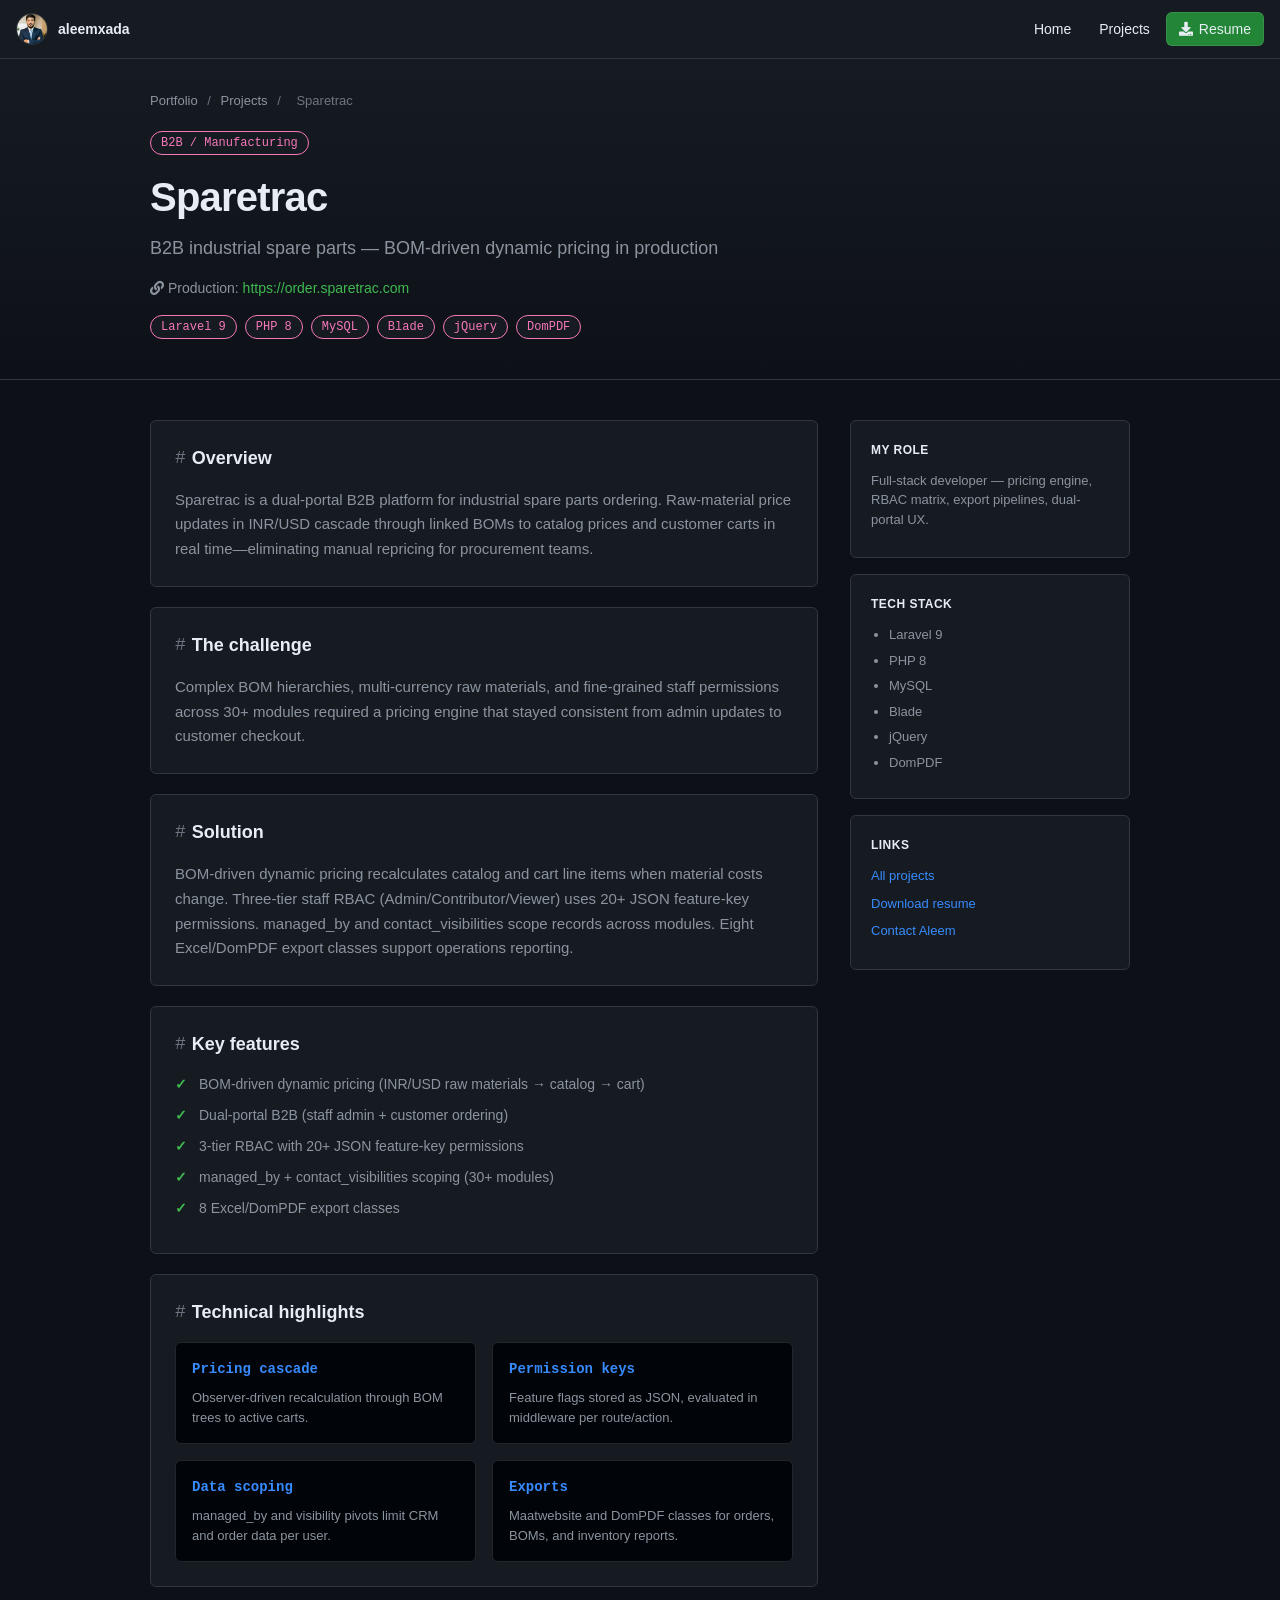
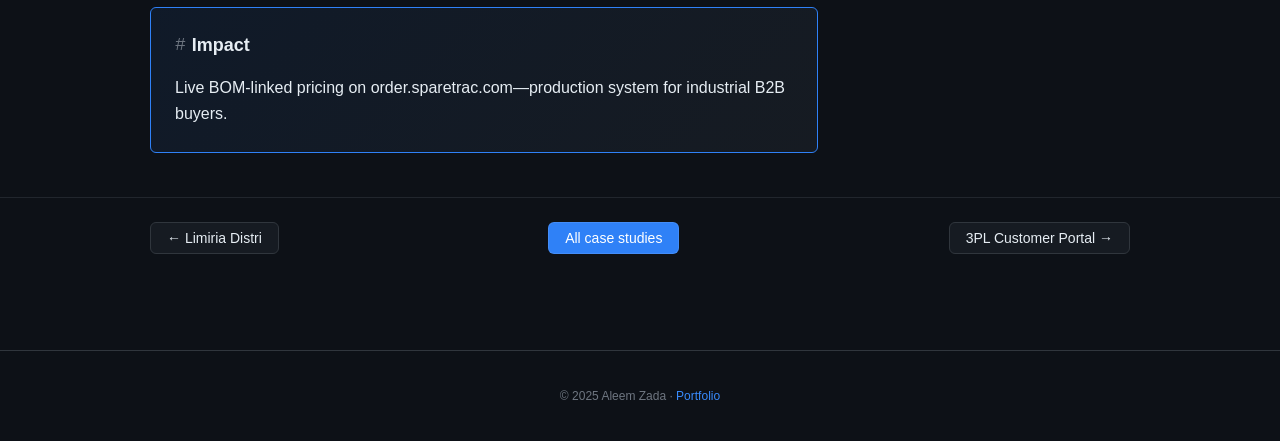
<file: projects/sparetrac.html>
<!DOCTYPE html>
<html lang="en">
<head>
  <meta charset="utf-8">
  <meta name="viewport" content="width=device-width, initial-scale=1">
  <meta name="theme-color" content="#0d1117">
  <meta name="description" content="B2B industrial spare parts — BOM-driven dynamic pricing in production — Case study by Aleem Zada.">
  <title>Sparetrac — Case Study | Aleem Zada</title>
  <link rel="stylesheet" href="../css/plugins/font-awesome.min.css">
  <link rel="stylesheet" href="../css/developer-portfolio.css">
</head>
<body class="case-study-page">
  <header class="site-header">
    <div class="container container-wide">
      <a href="../index.html" class="logo"><img class="logo-img" src="../img/aleem.png" alt="" width="32" height="32"><span>aleemxada</span></a>
      <button class="nav-toggle" type="button" aria-label="Menu">☰</button>
      <nav class="nav-links">
        <a href="../index.html">Home</a>
        <a href="../index.html#projects">Projects</a>
        <a href="../files/Aleem_Zada_Resume.docx" class="btn btn-primary" download><i class="fas fa-download"></i> Resume</a>
      </nav>
    </div>
  </header>

  <main>
    <section class="cs-hero">
      <div class="container">
        <nav class="breadcrumb" aria-label="Breadcrumb">
          <a href="../index.html">Portfolio</a>
          <span>/</span>
          <a href="../index.html#projects">Projects</a>
          <span>/</span>
          <span>Sparetrac</span>
        </nav>
        <span class="tag domain-b2b">B2B / Manufacturing</span>
        <h1>Sparetrac</h1>
        <p class="cs-tagline">B2B industrial spare parts — BOM-driven dynamic pricing in production</p>
        <p class="cs-production"><i class="fas fa-link"></i> Production: <a href="https://order.sparetrac.com" target="_blank" rel="noopener">https://order.sparetrac.com</a></p>
        <div class="cs-stack"><span class="tag domain-b2b">Laravel 9</span><span class="tag domain-b2b">PHP 8</span><span class="tag domain-b2b">MySQL</span><span class="tag domain-b2b">Blade</span><span class="tag domain-b2b">jQuery</span><span class="tag domain-b2b">DomPDF</span></div>
      </div>
    </section>

    <section class="cs-body">
      <div class="container cs-layout">
        <article class="cs-main">
          <div class="cs-box">
            <h2><span class="cs-hash">#</span> Overview</h2>
            <p>Sparetrac is a dual-portal B2B platform for industrial spare parts ordering. Raw-material price updates in INR/USD cascade through linked BOMs to catalog prices and customer carts in real time—eliminating manual repricing for procurement teams.</p>
          </div>

          <div class="cs-box">
            <h2><span class="cs-hash">#</span> The challenge</h2>
            <p>Complex BOM hierarchies, multi-currency raw materials, and fine-grained staff permissions across 30+ modules required a pricing engine that stayed consistent from admin updates to customer checkout.</p>
          </div>

          <div class="cs-box">
            <h2><span class="cs-hash">#</span> Solution</h2>
            <p>BOM-driven dynamic pricing recalculates catalog and cart line items when material costs change. Three-tier staff RBAC (Admin/Contributor/Viewer) uses 20+ JSON feature-key permissions. managed_by and contact_visibilities scope records across modules. Eight Excel/DomPDF export classes support operations reporting.</p>
          </div>

          <div class="cs-box">
            <h2><span class="cs-hash">#</span> Key features</h2>
            <ul class="cs-check-list"><li>BOM-driven dynamic pricing (INR/USD raw materials → catalog → cart)</li><li>Dual-portal B2B (staff admin + customer ordering)</li><li>3-tier RBAC with 20+ JSON feature-key permissions</li><li>managed_by + contact_visibilities scoping (30+ modules)</li><li>8 Excel/DomPDF export classes</li></ul>
          </div>

          <div class="cs-box">
            <h2><span class="cs-hash">#</span> Technical highlights</h2>
            <div class="cs-tech-grid"><div class="cs-tech-item"><h4>Pricing cascade</h4><p>Observer-driven recalculation through BOM trees to active carts.</p></div><div class="cs-tech-item"><h4>Permission keys</h4><p>Feature flags stored as JSON, evaluated in middleware per route/action.</p></div><div class="cs-tech-item"><h4>Data scoping</h4><p>managed_by and visibility pivots limit CRM and order data per user.</p></div><div class="cs-tech-item"><h4>Exports</h4><p>Maatwebsite and DomPDF classes for orders, BOMs, and inventory reports.</p></div></div>
          </div>

          <div class="cs-box cs-highlight-box">
            <h2><span class="cs-hash">#</span> Impact</h2>
            <p class="cs-impact">Live BOM-linked pricing on order.sparetrac.com—production system for industrial B2B buyers.</p>
          </div>
        </article>

        <aside class="cs-sidebar">
          <div class="cs-sidebar-card">
            <h3>My role</h3>
            <p>Full-stack developer — pricing engine, RBAC matrix, export pipelines, dual-portal UX.</p>
          </div>
          <div class="cs-sidebar-card">
            <h3>Tech stack</h3>
            <ul class="cs-sidebar-stack"><li>Laravel 9</li><li>PHP 8</li><li>MySQL</li><li>Blade</li><li>jQuery</li><li>DomPDF</li></ul>
          </div>
          <div class="cs-sidebar-card">
            <h3>Links</h3>
            <p><a href="../index.html#projects">All projects</a></p>
            <p><a href="../files/Aleem_Zada_Resume.docx" download>Download resume</a></p>
            <p><a href="mailto:aleemdeveloper@gmail.com">Contact Aleem</a></p>
          </div>
        </aside>
      </div>
    </section>

    <section class="cs-nav-section">
      <div class="container cs-nav-row">
        <a href="limiria.html" class="btn cs-nav-btn">← Limiria Distri</a>
        <a href="../index.html#projects" class="btn btn-accent">All case studies</a>
        <a href="3pl-portal.html" class="btn cs-nav-btn">3PL Customer Portal →</a>
      </div>
    </section>
  </main>

  <footer class="site-footer">
    <div class="container">
      <p>© 2025 Aleem Zada · <a href="../index.html">Portfolio</a></p>
    </div>
  </footer>
  <script src="../js/portfolio.js"></script>
</body>
</html>
</file>
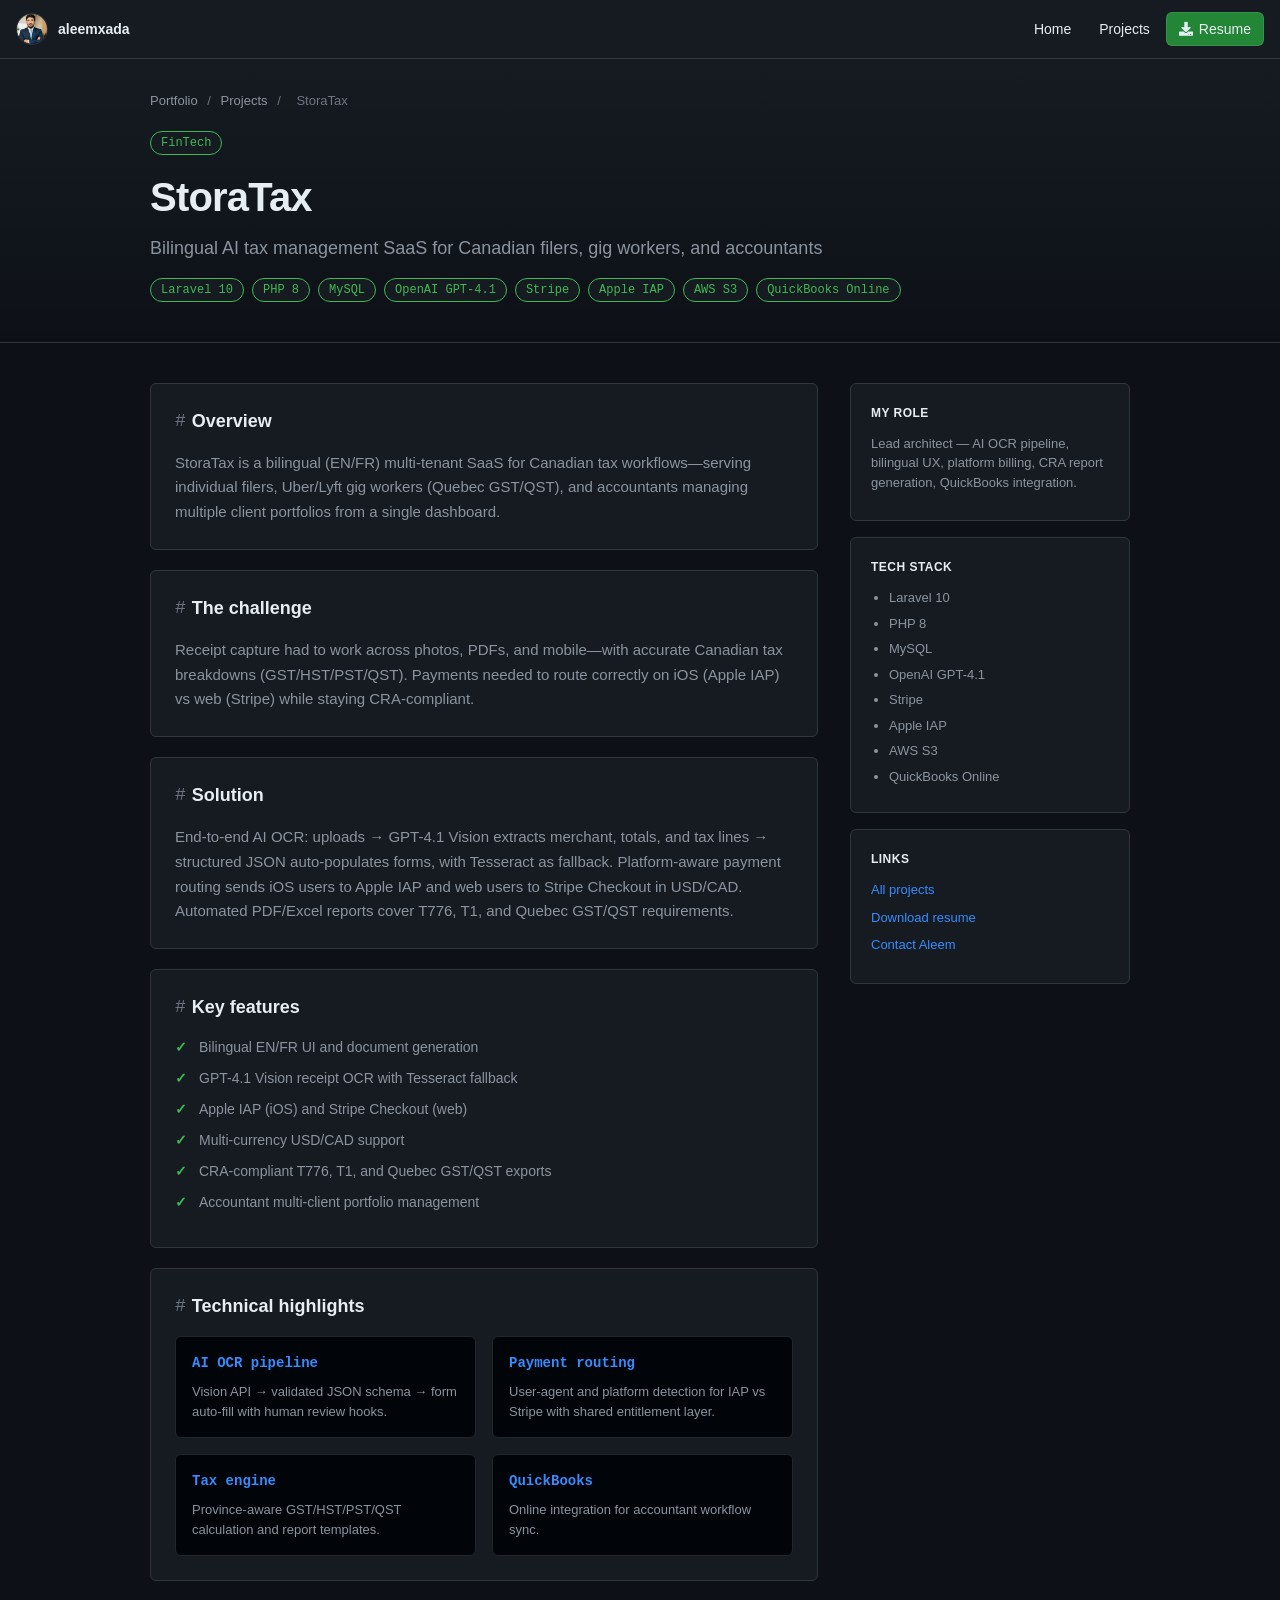
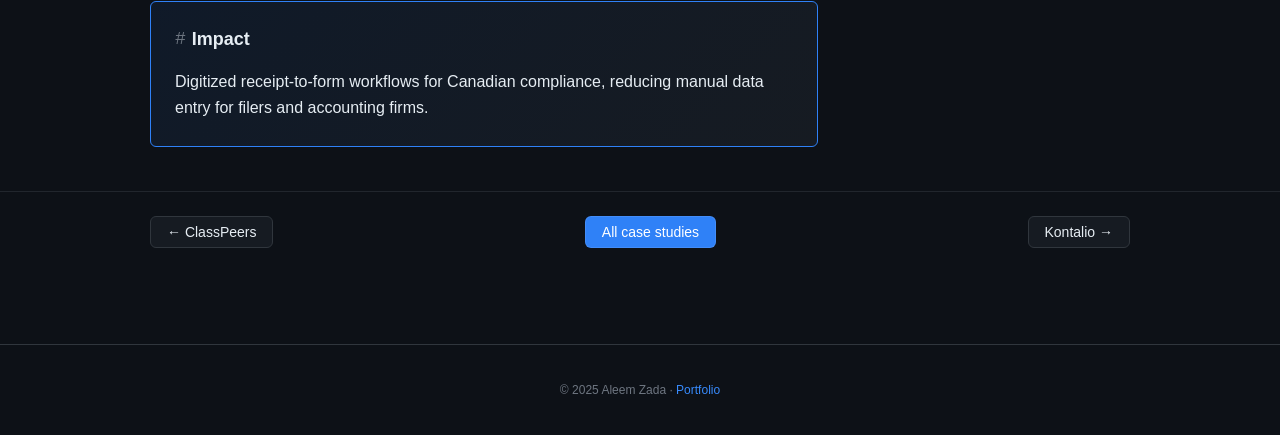
<file: projects/storatax.html>
<!DOCTYPE html>
<html lang="en">
<head>
  <meta charset="utf-8">
  <meta name="viewport" content="width=device-width, initial-scale=1">
  <meta name="theme-color" content="#0d1117">
  <meta name="description" content="Bilingual AI tax management SaaS for Canadian filers, gig workers, and accountants — Case study by Aleem Zada.">
  <title>StoraTax — Case Study | Aleem Zada</title>
  <link rel="stylesheet" href="../css/plugins/font-awesome.min.css">
  <link rel="stylesheet" href="../css/developer-portfolio.css">
</head>
<body class="case-study-page">
  <header class="site-header">
    <div class="container container-wide">
      <a href="../index.html" class="logo"><img class="logo-img" src="../img/aleem.png" alt="" width="32" height="32"><span>aleemxada</span></a>
      <button class="nav-toggle" type="button" aria-label="Menu">☰</button>
      <nav class="nav-links">
        <a href="../index.html">Home</a>
        <a href="../index.html#projects">Projects</a>
        <a href="../files/Aleem_Zada_Resume.docx" class="btn btn-primary" download><i class="fas fa-download"></i> Resume</a>
      </nav>
    </div>
  </header>

  <main>
    <section class="cs-hero">
      <div class="container">
        <nav class="breadcrumb" aria-label="Breadcrumb">
          <a href="../index.html">Portfolio</a>
          <span>/</span>
          <a href="../index.html#projects">Projects</a>
          <span>/</span>
          <span>StoraTax</span>
        </nav>
        <span class="tag domain-fintech">FinTech</span>
        <h1>StoraTax</h1>
        <p class="cs-tagline">Bilingual AI tax management SaaS for Canadian filers, gig workers, and accountants</p>
        
        <div class="cs-stack"><span class="tag domain-fintech">Laravel 10</span><span class="tag domain-fintech">PHP 8</span><span class="tag domain-fintech">MySQL</span><span class="tag domain-fintech">OpenAI GPT-4.1</span><span class="tag domain-fintech">Stripe</span><span class="tag domain-fintech">Apple IAP</span><span class="tag domain-fintech">AWS S3</span><span class="tag domain-fintech">QuickBooks Online</span></div>
      </div>
    </section>

    <section class="cs-body">
      <div class="container cs-layout">
        <article class="cs-main">
          <div class="cs-box">
            <h2><span class="cs-hash">#</span> Overview</h2>
            <p>StoraTax is a bilingual (EN/FR) multi-tenant SaaS for Canadian tax workflows—serving individual filers, Uber/Lyft gig workers (Quebec GST/QST), and accountants managing multiple client portfolios from a single dashboard.</p>
          </div>

          <div class="cs-box">
            <h2><span class="cs-hash">#</span> The challenge</h2>
            <p>Receipt capture had to work across photos, PDFs, and mobile—with accurate Canadian tax breakdowns (GST/HST/PST/QST). Payments needed to route correctly on iOS (Apple IAP) vs web (Stripe) while staying CRA-compliant.</p>
          </div>

          <div class="cs-box">
            <h2><span class="cs-hash">#</span> Solution</h2>
            <p>End-to-end AI OCR: uploads → GPT-4.1 Vision extracts merchant, totals, and tax lines → structured JSON auto-populates forms, with Tesseract as fallback. Platform-aware payment routing sends iOS users to Apple IAP and web users to Stripe Checkout in USD/CAD. Automated PDF/Excel reports cover T776, T1, and Quebec GST/QST requirements.</p>
          </div>

          <div class="cs-box">
            <h2><span class="cs-hash">#</span> Key features</h2>
            <ul class="cs-check-list"><li>Bilingual EN/FR UI and document generation</li><li>GPT-4.1 Vision receipt OCR with Tesseract fallback</li><li>Apple IAP (iOS) and Stripe Checkout (web)</li><li>Multi-currency USD/CAD support</li><li>CRA-compliant T776, T1, and Quebec GST/QST exports</li><li>Accountant multi-client portfolio management</li></ul>
          </div>

          <div class="cs-box">
            <h2><span class="cs-hash">#</span> Technical highlights</h2>
            <div class="cs-tech-grid"><div class="cs-tech-item"><h4>AI OCR pipeline</h4><p>Vision API → validated JSON schema → form auto-fill with human review hooks.</p></div><div class="cs-tech-item"><h4>Payment routing</h4><p>User-agent and platform detection for IAP vs Stripe with shared entitlement layer.</p></div><div class="cs-tech-item"><h4>Tax engine</h4><p>Province-aware GST/HST/PST/QST calculation and report templates.</p></div><div class="cs-tech-item"><h4>QuickBooks</h4><p>Online integration for accountant workflow sync.</p></div></div>
          </div>

          <div class="cs-box cs-highlight-box">
            <h2><span class="cs-hash">#</span> Impact</h2>
            <p class="cs-impact">Digitized receipt-to-form workflows for Canadian compliance, reducing manual data entry for filers and accounting firms.</p>
          </div>
        </article>

        <aside class="cs-sidebar">
          <div class="cs-sidebar-card">
            <h3>My role</h3>
            <p>Lead architect — AI OCR pipeline, bilingual UX, platform billing, CRA report generation, QuickBooks integration.</p>
          </div>
          <div class="cs-sidebar-card">
            <h3>Tech stack</h3>
            <ul class="cs-sidebar-stack"><li>Laravel 10</li><li>PHP 8</li><li>MySQL</li><li>OpenAI GPT-4.1</li><li>Stripe</li><li>Apple IAP</li><li>AWS S3</li><li>QuickBooks Online</li></ul>
          </div>
          <div class="cs-sidebar-card">
            <h3>Links</h3>
            <p><a href="../index.html#projects">All projects</a></p>
            <p><a href="../files/Aleem_Zada_Resume.docx" download>Download resume</a></p>
            <p><a href="mailto:aleemdeveloper@gmail.com">Contact Aleem</a></p>
          </div>
        </aside>
      </div>
    </section>

    <section class="cs-nav-section">
      <div class="container cs-nav-row">
        <a href="classpeers.html" class="btn cs-nav-btn">← ClassPeers</a>
        <a href="../index.html#projects" class="btn btn-accent">All case studies</a>
        <a href="kontalio.html" class="btn cs-nav-btn">Kontalio →</a>
      </div>
    </section>
  </main>

  <footer class="site-footer">
    <div class="container">
      <p>© 2025 Aleem Zada · <a href="../index.html">Portfolio</a></p>
    </div>
  </footer>
  <script src="../js/portfolio.js"></script>
</body>
</html>
</file>
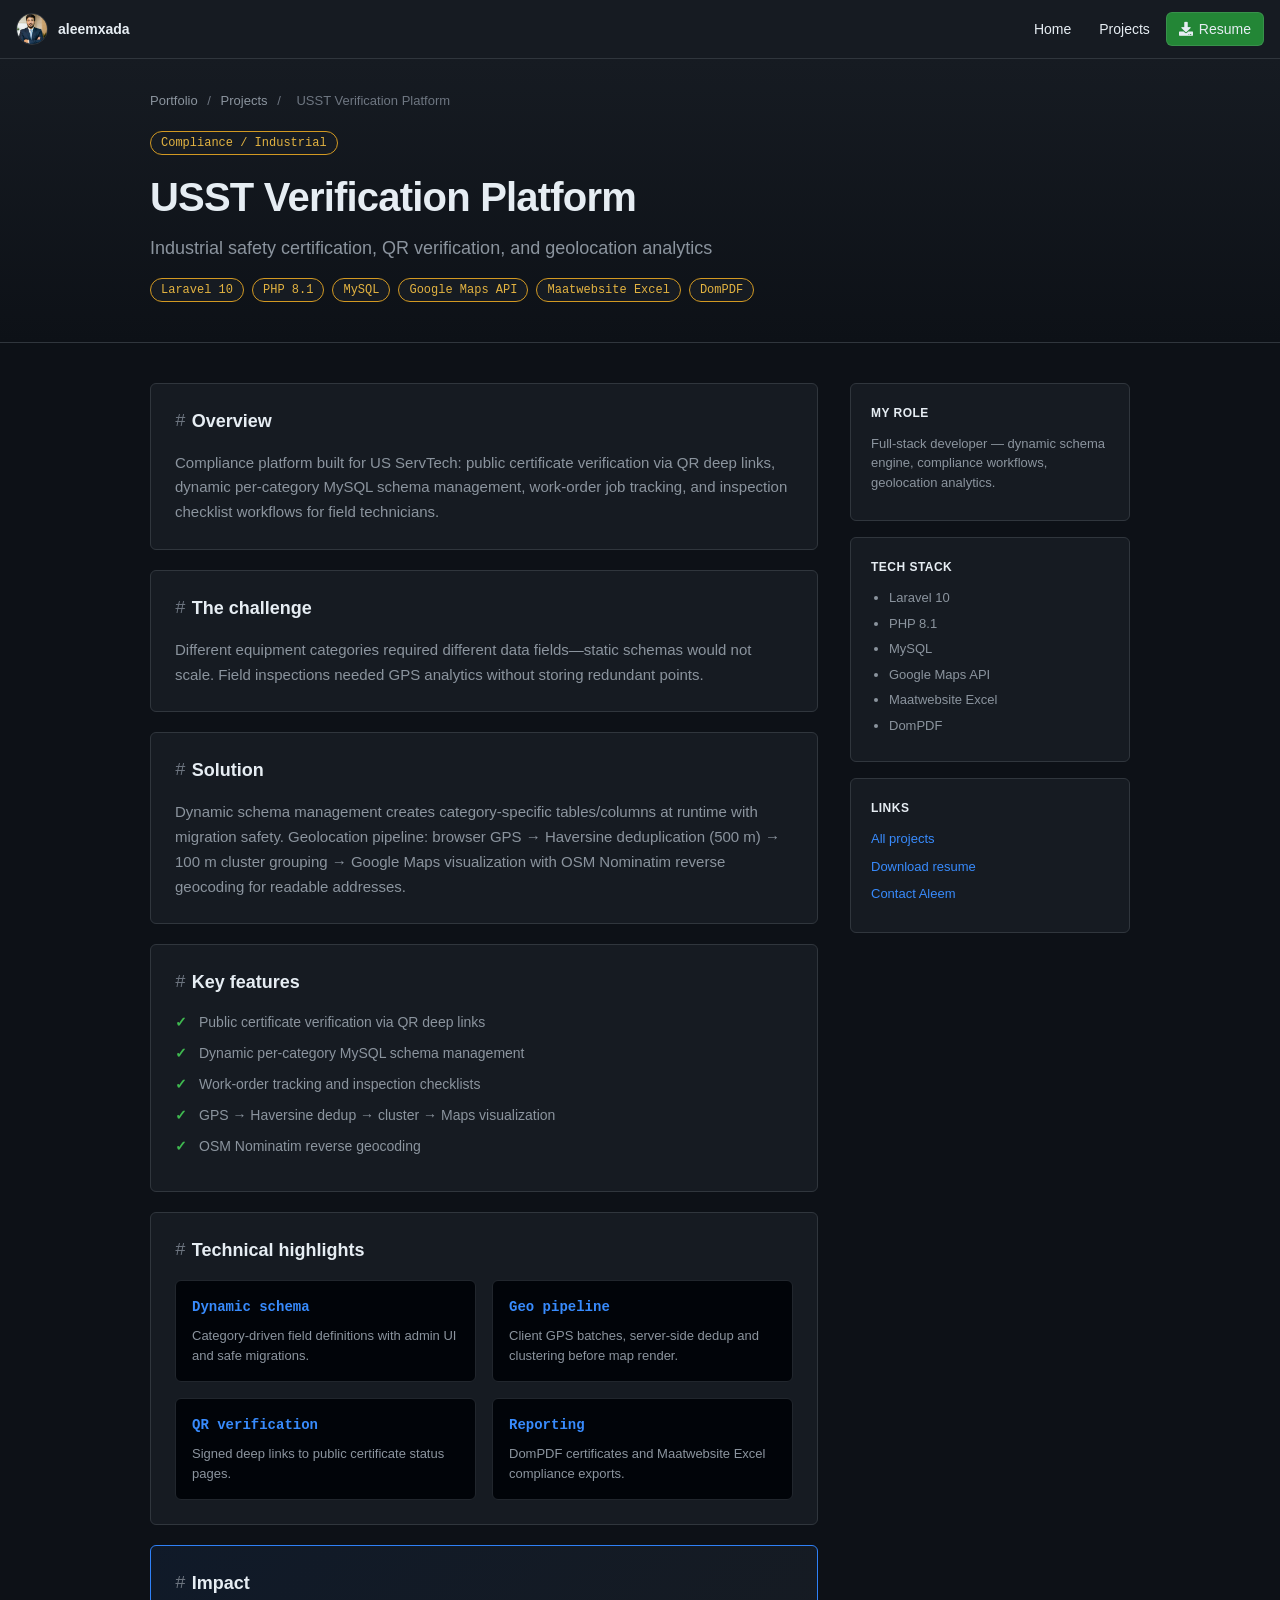
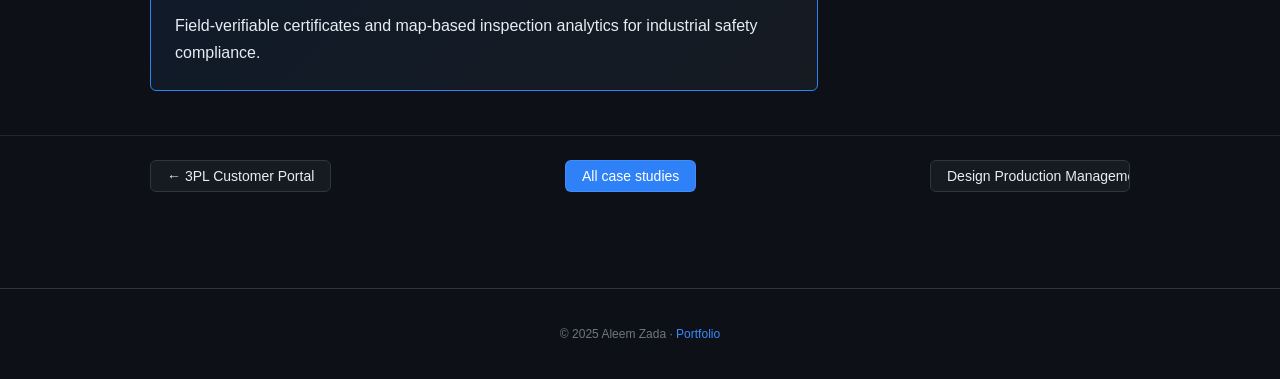
<file: projects/usst.html>
<!DOCTYPE html>
<html lang="en">
<head>
  <meta charset="utf-8">
  <meta name="viewport" content="width=device-width, initial-scale=1">
  <meta name="theme-color" content="#0d1117">
  <meta name="description" content="Industrial safety certification, QR verification, and geolocation analytics — Case study by Aleem Zada.">
  <title>USST Verification Platform — Case Study | Aleem Zada</title>
  <link rel="stylesheet" href="../css/plugins/font-awesome.min.css">
  <link rel="stylesheet" href="../css/developer-portfolio.css">
</head>
<body class="case-study-page">
  <header class="site-header">
    <div class="container container-wide">
      <a href="../index.html" class="logo"><img class="logo-img" src="../img/aleem.png" alt="" width="32" height="32"><span>aleemxada</span></a>
      <button class="nav-toggle" type="button" aria-label="Menu">☰</button>
      <nav class="nav-links">
        <a href="../index.html">Home</a>
        <a href="../index.html#projects">Projects</a>
        <a href="../files/Aleem_Zada_Resume.docx" class="btn btn-primary" download><i class="fas fa-download"></i> Resume</a>
      </nav>
    </div>
  </header>

  <main>
    <section class="cs-hero">
      <div class="container">
        <nav class="breadcrumb" aria-label="Breadcrumb">
          <a href="../index.html">Portfolio</a>
          <span>/</span>
          <a href="../index.html#projects">Projects</a>
          <span>/</span>
          <span>USST Verification Platform</span>
        </nav>
        <span class="tag domain-logistics">Compliance / Industrial</span>
        <h1>USST Verification Platform</h1>
        <p class="cs-tagline">Industrial safety certification, QR verification, and geolocation analytics</p>
        
        <div class="cs-stack"><span class="tag domain-logistics">Laravel 10</span><span class="tag domain-logistics">PHP 8.1</span><span class="tag domain-logistics">MySQL</span><span class="tag domain-logistics">Google Maps API</span><span class="tag domain-logistics">Maatwebsite Excel</span><span class="tag domain-logistics">DomPDF</span></div>
      </div>
    </section>

    <section class="cs-body">
      <div class="container cs-layout">
        <article class="cs-main">
          <div class="cs-box">
            <h2><span class="cs-hash">#</span> Overview</h2>
            <p>Compliance platform built for US ServTech: public certificate verification via QR deep links, dynamic per-category MySQL schema management, work-order job tracking, and inspection checklist workflows for field technicians.</p>
          </div>

          <div class="cs-box">
            <h2><span class="cs-hash">#</span> The challenge</h2>
            <p>Different equipment categories required different data fields—static schemas would not scale. Field inspections needed GPS analytics without storing redundant points.</p>
          </div>

          <div class="cs-box">
            <h2><span class="cs-hash">#</span> Solution</h2>
            <p>Dynamic schema management creates category-specific tables/columns at runtime with migration safety. Geolocation pipeline: browser GPS → Haversine deduplication (500 m) → 100 m cluster grouping → Google Maps visualization with OSM Nominatim reverse geocoding for readable addresses.</p>
          </div>

          <div class="cs-box">
            <h2><span class="cs-hash">#</span> Key features</h2>
            <ul class="cs-check-list"><li>Public certificate verification via QR deep links</li><li>Dynamic per-category MySQL schema management</li><li>Work-order tracking and inspection checklists</li><li>GPS → Haversine dedup → cluster → Maps visualization</li><li>OSM Nominatim reverse geocoding</li></ul>
          </div>

          <div class="cs-box">
            <h2><span class="cs-hash">#</span> Technical highlights</h2>
            <div class="cs-tech-grid"><div class="cs-tech-item"><h4>Dynamic schema</h4><p>Category-driven field definitions with admin UI and safe migrations.</p></div><div class="cs-tech-item"><h4>Geo pipeline</h4><p>Client GPS batches, server-side dedup and clustering before map render.</p></div><div class="cs-tech-item"><h4>QR verification</h4><p>Signed deep links to public certificate status pages.</p></div><div class="cs-tech-item"><h4>Reporting</h4><p>DomPDF certificates and Maatwebsite Excel compliance exports.</p></div></div>
          </div>

          <div class="cs-box cs-highlight-box">
            <h2><span class="cs-hash">#</span> Impact</h2>
            <p class="cs-impact">Field-verifiable certificates and map-based inspection analytics for industrial safety compliance.</p>
          </div>
        </article>

        <aside class="cs-sidebar">
          <div class="cs-sidebar-card">
            <h3>My role</h3>
            <p>Full-stack developer — dynamic schema engine, compliance workflows, geolocation analytics.</p>
          </div>
          <div class="cs-sidebar-card">
            <h3>Tech stack</h3>
            <ul class="cs-sidebar-stack"><li>Laravel 10</li><li>PHP 8.1</li><li>MySQL</li><li>Google Maps API</li><li>Maatwebsite Excel</li><li>DomPDF</li></ul>
          </div>
          <div class="cs-sidebar-card">
            <h3>Links</h3>
            <p><a href="../index.html#projects">All projects</a></p>
            <p><a href="../files/Aleem_Zada_Resume.docx" download>Download resume</a></p>
            <p><a href="mailto:aleemdeveloper@gmail.com">Contact Aleem</a></p>
          </div>
        </aside>
      </div>
    </section>

    <section class="cs-nav-section">
      <div class="container cs-nav-row">
        <a href="3pl-portal.html" class="btn cs-nav-btn">← 3PL Customer Portal</a>
        <a href="../index.html#projects" class="btn btn-accent">All case studies</a>
        <a href="dpms.html" class="btn cs-nav-btn">Design Production Management System →</a>
      </div>
    </section>
  </main>

  <footer class="site-footer">
    <div class="container">
      <p>© 2025 Aleem Zada · <a href="../index.html">Portfolio</a></p>
    </div>
  </footer>
  <script src="../js/portfolio.js"></script>
</body>
</html>
</file>
<file: css/developer-portfolio.css>
/* GitHub-inspired developer portfolio — Aleem Zada */
:root {
  --gh-bg: #0d1117;
  --gh-bg-subtle: #010409;
  --gh-canvas: #161b22;
  --gh-canvas-inset: #0d1117;
  --gh-border: #30363d;
  --gh-border-muted: #21262d;
  --gh-fg: #e6edf3;
  --gh-fg-muted: #8b949e;
  --gh-fg-subtle: #6e7681;
  --gh-accent: #2f81f7;
  --gh-accent-emphasis: #388bfd;
  --gh-success: #3fb950;
  --gh-danger: #f85149;
  --gh-purple: #a371f7;
  --gh-orange: #d29922;
  --gh-shadow: 0 8px 24px rgba(1, 4, 9, 0.5);
  --gh-radius: 6px;
  --gh-font: -apple-system, BlinkMacSystemFont, "Segoe UI", "Noto Sans", Helvetica, Arial, sans-serif;
  --gh-mono: ui-monospace, SFMono-Regular, "SF Mono", Menlo, Consolas, "Liberation Mono", monospace;
}

*,
*::before,
*::after {
  box-sizing: border-box;
}

html {
  scroll-behavior: smooth;
}

body {
  margin: 0;
  font-family: var(--gh-font);
  font-size: 14px;
  line-height: 1.5;
  color: var(--gh-fg);
  background: var(--gh-bg);
  -webkit-font-smoothing: antialiased;
}

a {
  color: var(--gh-accent-emphasis);
  text-decoration: none;
}

a:hover {
  text-decoration: underline;
}

img {
  max-width: 100%;
  height: auto;
}

.container {
  width: 100%;
  max-width: 1012px;
  margin: 0 auto;
  padding: 0 16px;
}

.container-wide {
  max-width: 1280px;
}

/* Header — GitHub nav bar */
.site-header {
  position: sticky;
  top: 0;
  z-index: 100;
  background: var(--gh-canvas);
  border-bottom: 1px solid var(--gh-border);
  padding: 12px 0;
}

.site-header .container {
  display: flex;
  align-items: center;
  justify-content: space-between;
  gap: 16px;
}

.logo {
  display: flex;
  align-items: center;
  gap: 10px;
  color: var(--gh-fg);
  font-weight: 600;
  text-decoration: none !important;
}

.logo:hover {
  color: var(--gh-fg);
}

.logo-img {
  width: 32px;
  height: 32px;
  border-radius: 50%;
  object-fit: cover;
  border: 1px solid var(--gh-border);
  flex-shrink: 0;
  display: block;
}

.nav-links {
  display: flex;
  align-items: center;
  gap: 4px;
  flex-wrap: wrap;
}

.nav-links a {
  color: var(--gh-fg);
  padding: 6px 12px;
  border-radius: var(--gh-radius);
  font-size: 14px;
  text-decoration: none;
}

.nav-links a:hover {
  background: var(--gh-border-muted);
  text-decoration: none;
}

.btn {
  display: inline-flex;
  align-items: center;
  gap: 6px;
  padding: 5px 16px;
  font-size: 14px;
  font-weight: 500;
  line-height: 20px;
  border-radius: var(--gh-radius);
  border: 1px solid var(--gh-border);
  background: var(--gh-canvas);
  color: var(--gh-fg);
  cursor: pointer;
  text-decoration: none !important;
  white-space: nowrap;
  transition: background 0.15s, border-color 0.15s;
}

.btn:hover {
  background: var(--gh-border-muted);
  border-color: var(--gh-fg-subtle);
}

.btn-primary {
  background: #238636;
  border-color: rgba(240, 246, 252, 0.1);
  color: #fff;
}

.btn-primary:hover {
  background: #2ea043;
  border-color: rgba(240, 246, 252, 0.15);
}

.btn-accent {
  background: var(--gh-accent);
  border-color: rgba(240, 246, 252, 0.1);
  color: #fff;
}

.btn-accent:hover {
  background: var(--gh-accent-emphasis);
}

/* Profile hero — repo-owner style */
.profile-hero {
  padding: 32px 0 24px;
}

.profile-layout {
  display: grid;
  grid-template-columns: 280px 1fr;
  gap: 32px;
  align-items: start;
}

@media (max-width: 768px) {
  .profile-layout {
    grid-template-columns: 1fr;
  }
}

.profile-sidebar {
  text-align: center;
}

.avatar-lg {
  width: 260px;
  height: 260px;
  max-width: 100%;
  border-radius: 50%;
  border: 1px solid var(--gh-border);
  background: var(--gh-canvas);
  object-fit: cover;
  margin: 0 auto 16px;
  display: block;
}

.avatar-placeholder {
  width: 260px;
  height: 260px;
  max-width: 100%;
  border-radius: 50%;
  border: 1px solid var(--gh-border);
  background: linear-gradient(135deg, #1f6feb 0%, #8957e5 100%);
  margin: 0 auto 16px;
  display: flex;
  align-items: center;
  justify-content: center;
  font-size: 72px;
  font-weight: 700;
  color: #fff;
}

.profile-name {
  font-size: 24px;
  font-weight: 600;
  margin: 0 0 8px;
  line-height: 1.25;
}

.profile-bio {
  color: var(--gh-fg-muted);
  margin: 0 0 16px;
  font-size: 14px;
}

.profile-meta {
  list-style: none;
  padding: 0;
  margin: 0 0 16px;
  text-align: left;
  font-size: 14px;
}

.profile-meta li {
  display: flex;
  align-items: flex-start;
  gap: 8px;
  margin-bottom: 8px;
  color: var(--gh-fg-muted);
}

.profile-meta .icon {
  flex-shrink: 0;
  width: 16px;
  text-align: center;
  opacity: 0.8;
}

.profile-actions {
  display: flex;
  flex-direction: column;
  gap: 8px;
}

.profile-actions .btn {
  justify-content: center;
  width: 100%;
}

.social-row {
  display: flex;
  justify-content: center;
  gap: 12px;
  margin-top: 16px;
}

.social-row a {
  color: var(--gh-fg-muted);
  font-size: 20px;
  text-decoration: none;
}

.social-row a:hover {
  color: var(--gh-fg);
}

/* README-style main content */
.readme-box {
  border: 1px solid var(--gh-border);
  border-radius: var(--gh-radius);
  background: var(--gh-canvas);
  overflow: hidden;
}

.readme-header {
  padding: 12px 16px;
  background: var(--gh-bg-subtle);
  border-bottom: 1px solid var(--gh-border);
  display: flex;
  align-items: center;
  gap: 8px;
  font-family: var(--gh-mono);
  font-size: 12px;
  color: var(--gh-fg-muted);
}

.readme-dot {
  width: 12px;
  height: 12px;
  border-radius: 50%;
}

.readme-dot.red { background: #ff5f57; }
.readme-dot.yellow { background: #febc2e; }
.readme-dot.green { background: #28c840; }

.readme-body {
  padding: 24px;
}

.readme-body h1 {
  font-size: 2em;
  font-weight: 600;
  border-bottom: 1px solid var(--gh-border);
  padding-bottom: 0.3em;
  margin: 0 0 16px;
  color: var(--gh-fg);
}

.readme-body h2 {
  font-size: 1.5em;
  font-weight: 600;
  border-bottom: 1px solid var(--gh-border);
  padding-bottom: 0.3em;
  margin: 24px 0 16px;
  color: var(--gh-fg);
}

.readme-body h3 {
  font-size: 1.25em;
  margin: 16px 0 8px;
  color: var(--gh-fg);
}

.readme-body p {
  margin: 0 0 16px;
  color: var(--gh-fg-muted);
}

.code-block {
  font-family: var(--gh-mono);
  font-size: 13px;
  background: var(--gh-bg-subtle);
  border: 1px solid var(--gh-border);
  border-radius: var(--gh-radius);
  padding: 16px;
  margin: 16px 0;
  overflow-x: auto;
  color: var(--gh-fg);
}

.code-block .kw { color: #ff7b72; }
.code-block .fn { color: #d2a8ff; }
.code-block .str { color: #a5d6ff; }
.code-block .cm { color: var(--gh-fg-subtle); }

/* Stats row */
.stats-row {
  display: flex;
  flex-wrap: wrap;
  gap: 16px;
  margin: 24px 0;
}

.stat-pill {
  padding: 8px 16px;
  background: var(--gh-bg-subtle);
  border: 1px solid var(--gh-border);
  border-radius: var(--gh-radius);
  font-size: 13px;
}

.stat-pill strong {
  color: var(--gh-accent-emphasis);
  font-family: var(--gh-mono);
}

/* Section */
.section {
  padding: 48px 0;
  border-top: 1px solid var(--gh-border-muted);
}

.section-title {
  font-size: 20px;
  font-weight: 600;
  margin: 0 0 8px;
  display: flex;
  align-items: center;
  gap: 8px;
}

.section-title::before {
  content: "#";
  color: var(--gh-fg-subtle);
  font-family: var(--gh-mono);
}

.section-desc {
  color: var(--gh-fg-muted);
  margin: 0 0 24px;
}

/* Skill tags */
.tag-list {
  display: flex;
  flex-wrap: wrap;
  gap: 8px;
  list-style: none;
  padding: 0;
  margin: 0;
}

.tag {
  display: inline-block;
  padding: 0 10px;
  font-size: 12px;
  font-weight: 500;
  line-height: 22px;
  border-radius: 2em;
  border: 1px solid var(--gh-border);
  background: var(--gh-canvas);
  color: var(--gh-accent-emphasis);
  font-family: var(--gh-mono);
}

.tag.domain-edtech { border-color: #388bfd; color: #58a6ff; }
.tag.domain-fintech { border-color: #3fb950; color: #3fb950; }
.tag.domain-logistics { border-color: #d29922; color: #e3b341; }
.tag.domain-ecommerce { border-color: #a371f7; color: #a371f7; }
.tag.domain-b2b { border-color: #f778ba; color: #f778ba; }

/* Repo cards — projects grid */
.repo-grid {
  display: grid;
  grid-template-columns: repeat(auto-fill, minmax(320px, 1fr));
  gap: 16px;
}

.repo-card {
  border: 1px solid var(--gh-border);
  border-radius: var(--gh-radius);
  background: var(--gh-canvas);
  padding: 16px;
  display: flex;
  flex-direction: column;
  transition: border-color 0.15s;
}

.repo-card:hover {
  border-color: var(--gh-fg-subtle);
}

.repo-card h3 {
  margin: 0 0 4px;
  font-size: 14px;
  font-weight: 600;
}

.repo-card h3 a {
  color: var(--gh-accent-emphasis);
  text-decoration: none;
}

.repo-card h3 a:hover {
  text-decoration: underline;
}

.repo-card .visibility {
  font-size: 12px;
  font-weight: 400;
  color: var(--gh-fg-subtle);
  border: 1px solid var(--gh-border);
  border-radius: 24px;
  padding: 0 7px;
  margin-left: 6px;
}

.repo-desc {
  flex: 1;
  font-size: 13px;
  color: var(--gh-fg-muted);
  margin: 8px 0 16px;
  line-height: 1.4;
}

.repo-meta {
  display: flex;
  flex-wrap: wrap;
  align-items: center;
  gap: 12px;
  font-size: 12px;
  color: var(--gh-fg-muted);
}

.repo-lang {
  display: flex;
  align-items: center;
  gap: 6px;
}

.lang-dot {
  width: 12px;
  height: 12px;
  border-radius: 50%;
  background: #f1e05a;
}

.lang-dot.php { background: #777bb4; }
.lang-dot.laravel { background: #ff2d20; }

/* Timeline */
.timeline {
  position: relative;
  padding-left: 24px;
  border-left: 2px solid var(--gh-border);
}

.timeline-item {
  position: relative;
  margin-bottom: 24px;
  padding: 16px;
  border: 1px solid var(--gh-border);
  border-radius: var(--gh-radius);
  background: var(--gh-canvas);
}

.timeline-item::before {
  content: "";
  position: absolute;
  left: -31px;
  top: 20px;
  width: 12px;
  height: 12px;
  border-radius: 50%;
  background: var(--gh-accent);
  border: 2px solid var(--gh-bg);
}

.timeline-item h4 {
  margin: 0 0 4px;
  font-size: 16px;
  color: var(--gh-fg);
}

.timeline-item .company {
  color: var(--gh-fg-muted);
  font-size: 13px;
  margin-bottom: 8px;
}

.timeline-item .date {
  float: right;
  font-size: 12px;
  color: var(--gh-fg-subtle);
  font-family: var(--gh-mono);
}

.timeline-item p {
  margin: 0;
  font-size: 13px;
  color: var(--gh-fg-muted);
}

/* Skills grid */
.skills-grid {
  display: grid;
  grid-template-columns: repeat(auto-fill, minmax(240px, 1fr));
  gap: 16px;
}

.skill-card {
  border: 1px solid var(--gh-border);
  border-radius: var(--gh-radius);
  background: var(--gh-canvas);
  padding: 16px;
}

.skill-card h4 {
  margin: 0 0 12px;
  font-size: 14px;
  color: var(--gh-fg);
  display: flex;
  align-items: center;
  gap: 8px;
}

.skill-card ul {
  margin: 0;
  padding-left: 18px;
  color: var(--gh-fg-muted);
  font-size: 13px;
}

.skill-card li {
  margin-bottom: 4px;
}

/* Contact */
.contact-grid {
  display: grid;
  grid-template-columns: repeat(auto-fill, minmax(280px, 1fr));
  gap: 16px;
}

.contact-card {
  border: 1px solid var(--gh-border);
  border-radius: var(--gh-radius);
  background: var(--gh-canvas);
  padding: 16px;
}

.contact-card h4 {
  margin: 0 0 12px;
  font-size: 14px;
}

/* Case study page */
.case-study-hero {
  padding: 32px 0;
  border-bottom: 1px solid var(--gh-border);
}

.breadcrumb {
  font-size: 13px;
  color: var(--gh-fg-muted);
  margin-bottom: 16px;
}

.breadcrumb a {
  color: var(--gh-fg-muted);
}

.case-study-hero h1 {
  font-size: 32px;
  margin: 0 0 8px;
}

.case-study-hero .tagline {
  font-size: 18px;
  color: var(--gh-fg-muted);
  margin: 0 0 16px;
}

.case-study-content {
  padding: 32px 0 64px;
}

.case-study-content .box {
  border: 1px solid var(--gh-border);
  border-radius: var(--gh-radius);
  background: var(--gh-canvas);
  padding: 24px;
  margin-bottom: 24px;
}

.case-study-content h2 {
  font-size: 20px;
  margin: 0 0 16px;
  padding-bottom: 8px;
  border-bottom: 1px solid var(--gh-border);
}

.case-study-content ul {
  margin: 0;
  padding-left: 20px;
  color: var(--gh-fg-muted);
}

.case-study-content li {
  margin-bottom: 8px;
}

/* Footer */
.site-footer {
  border-top: 1px solid var(--gh-border);
  padding: 24px 0;
  margin-top: 48px;
  text-align: center;
  font-size: 12px;
  color: var(--gh-fg-subtle);
}

/* Mobile nav toggle */
.nav-toggle {
  display: none;
  background: none;
  border: 1px solid var(--gh-border);
  color: var(--gh-fg);
  padding: 6px 10px;
  border-radius: var(--gh-radius);
  cursor: pointer;
}

@media (max-width: 768px) {
  .nav-toggle {
    display: block;
  }

  .nav-links {
    display: none;
    position: absolute;
    top: 100%;
    left: 0;
    right: 0;
    flex-direction: column;
    background: var(--gh-canvas);
    border-bottom: 1px solid var(--gh-border);
    padding: 12px 16px;
  }

  .nav-links.is-open {
    display: flex;
  }

  .site-header {
    position: relative;
  }

  .site-header .container {
    flex-wrap: wrap;
  }
}

/* Contribution graph placeholder */
.contrib-graph {
  display: grid;
  grid-template-columns: repeat(52, 1fr);
  gap: 3px;
  margin: 16px 0;
  max-width: 100%;
  overflow-x: auto;
}

.contrib-cell {
  width: 10px;
  height: 10px;
  border-radius: 2px;
  background: var(--gh-border-muted);
}

.contrib-cell.l1 { background: #0e4429; }
.contrib-cell.l2 { background: #006d32; }
.contrib-cell.l3 { background: #26a641; }
.contrib-cell.l4 { background: #39d353; }

/* ——— Case study pages ——— */
.case-study-page .site-header {
  position: sticky;
}

.cs-hero {
  padding: 32px 0 40px;
  border-bottom: 1px solid var(--gh-border);
  background: linear-gradient(180deg, var(--gh-canvas) 0%, var(--gh-bg) 100%);
}

.cs-hero h1 {
  font-size: clamp(28px, 5vw, 40px);
  font-weight: 700;
  margin: 12px 0 8px;
  color: var(--gh-fg);
  letter-spacing: -0.02em;
}

.cs-tagline {
  font-size: 18px;
  color: var(--gh-fg-muted);
  margin: 0 0 16px;
  max-width: 720px;
  line-height: 1.5;
}

.cs-production {
  font-size: 14px;
  color: var(--gh-fg-muted);
  margin: 0 0 16px;
}

.cs-production a {
  color: var(--gh-success);
}

.cs-stack {
  display: flex;
  flex-wrap: wrap;
  gap: 8px;
  margin-top: 8px;
}

.breadcrumb {
  font-size: 13px;
  color: var(--gh-fg-muted);
  margin-bottom: 20px;
}

.breadcrumb a {
  color: var(--gh-fg-muted);
}

.breadcrumb a:hover {
  color: var(--gh-accent-emphasis);
}

.breadcrumb span {
  margin: 0 6px;
  color: var(--gh-fg-subtle);
}

.cs-body {
  padding: 40px 0 24px;
}

.cs-layout {
  display: grid;
  grid-template-columns: 1fr 280px;
  gap: 32px;
  align-items: start;
}

@media (max-width: 900px) {
  .cs-layout {
    grid-template-columns: 1fr;
  }
}

.cs-box {
  border: 1px solid var(--gh-border);
  border-radius: var(--gh-radius);
  background: var(--gh-canvas);
  padding: 24px;
  margin-bottom: 20px;
}

.cs-box h2 {
  font-size: 18px;
  font-weight: 600;
  margin: 0 0 16px;
  color: var(--gh-fg);
  display: flex;
  align-items: center;
  gap: 6px;
}

.cs-hash {
  color: var(--gh-fg-subtle);
  font-family: var(--gh-mono);
  font-weight: 400;
}

.cs-box p {
  margin: 0;
  color: var(--gh-fg-muted);
  line-height: 1.65;
  font-size: 15px;
}

.cs-check-list {
  margin: 0;
  padding: 0;
  list-style: none;
}

.cs-check-list li {
  position: relative;
  padding-left: 24px;
  margin-bottom: 10px;
  color: var(--gh-fg-muted);
  font-size: 14px;
  line-height: 1.5;
}

.cs-check-list li::before {
  content: "✓";
  position: absolute;
  left: 0;
  color: var(--gh-success);
  font-weight: 700;
}

.cs-tech-grid {
  display: grid;
  grid-template-columns: repeat(auto-fill, minmax(220px, 1fr));
  gap: 16px;
}

.cs-tech-item {
  padding: 16px;
  background: var(--gh-bg-subtle);
  border: 1px solid var(--gh-border-muted);
  border-radius: var(--gh-radius);
}

.cs-tech-item h4 {
  margin: 0 0 8px;
  font-size: 14px;
  color: var(--gh-accent-emphasis);
  font-family: var(--gh-mono);
}

.cs-tech-item p {
  margin: 0;
  font-size: 13px;
  color: var(--gh-fg-muted);
  line-height: 1.5;
}

.cs-highlight-box {
  border-color: var(--gh-accent);
  background: linear-gradient(135deg, rgba(47, 129, 247, 0.08) 0%, var(--gh-canvas) 100%);
}

.cs-impact {
  font-size: 16px !important;
  color: var(--gh-fg) !important;
  font-weight: 500;
}

.cs-sidebar-card {
  border: 1px solid var(--gh-border);
  border-radius: var(--gh-radius);
  background: var(--gh-canvas);
  padding: 20px;
  margin-bottom: 16px;
}

.cs-sidebar-card h3 {
  margin: 0 0 12px;
  font-size: 14px;
  font-weight: 600;
  color: var(--gh-fg);
  text-transform: uppercase;
  letter-spacing: 0.04em;
  font-size: 12px;
}

.cs-sidebar-card p {
  margin: 0 0 8px;
  font-size: 13px;
  color: var(--gh-fg-muted);
  line-height: 1.5;
}

.cs-sidebar-stack {
  margin: 0;
  padding-left: 18px;
  font-size: 13px;
  color: var(--gh-fg-muted);
}

.cs-sidebar-stack li {
  margin-bottom: 6px;
}

.cs-nav-section {
  padding: 24px 0 48px;
  border-top: 1px solid var(--gh-border-muted);
}

.cs-nav-row {
  display: flex;
  flex-wrap: wrap;
  align-items: center;
  justify-content: space-between;
  gap: 12px;
}

.cs-nav-btn {
  max-width: 200px;
  overflow: hidden;
  text-overflow: ellipsis;
  white-space: nowrap;
}

.repo-card .repo-cta {
  margin-top: 12px;
  font-size: 13px;
  font-weight: 500;
}

.repo-card .repo-excerpt {
  font-size: 13px;
  color: var(--gh-fg-muted);
  margin: 8px 0 0;
  line-height: 1.45;
  display: -webkit-box;
  -webkit-line-clamp: 3;
  -webkit-box-orient: vertical;
  overflow: hidden;
}
</file>
